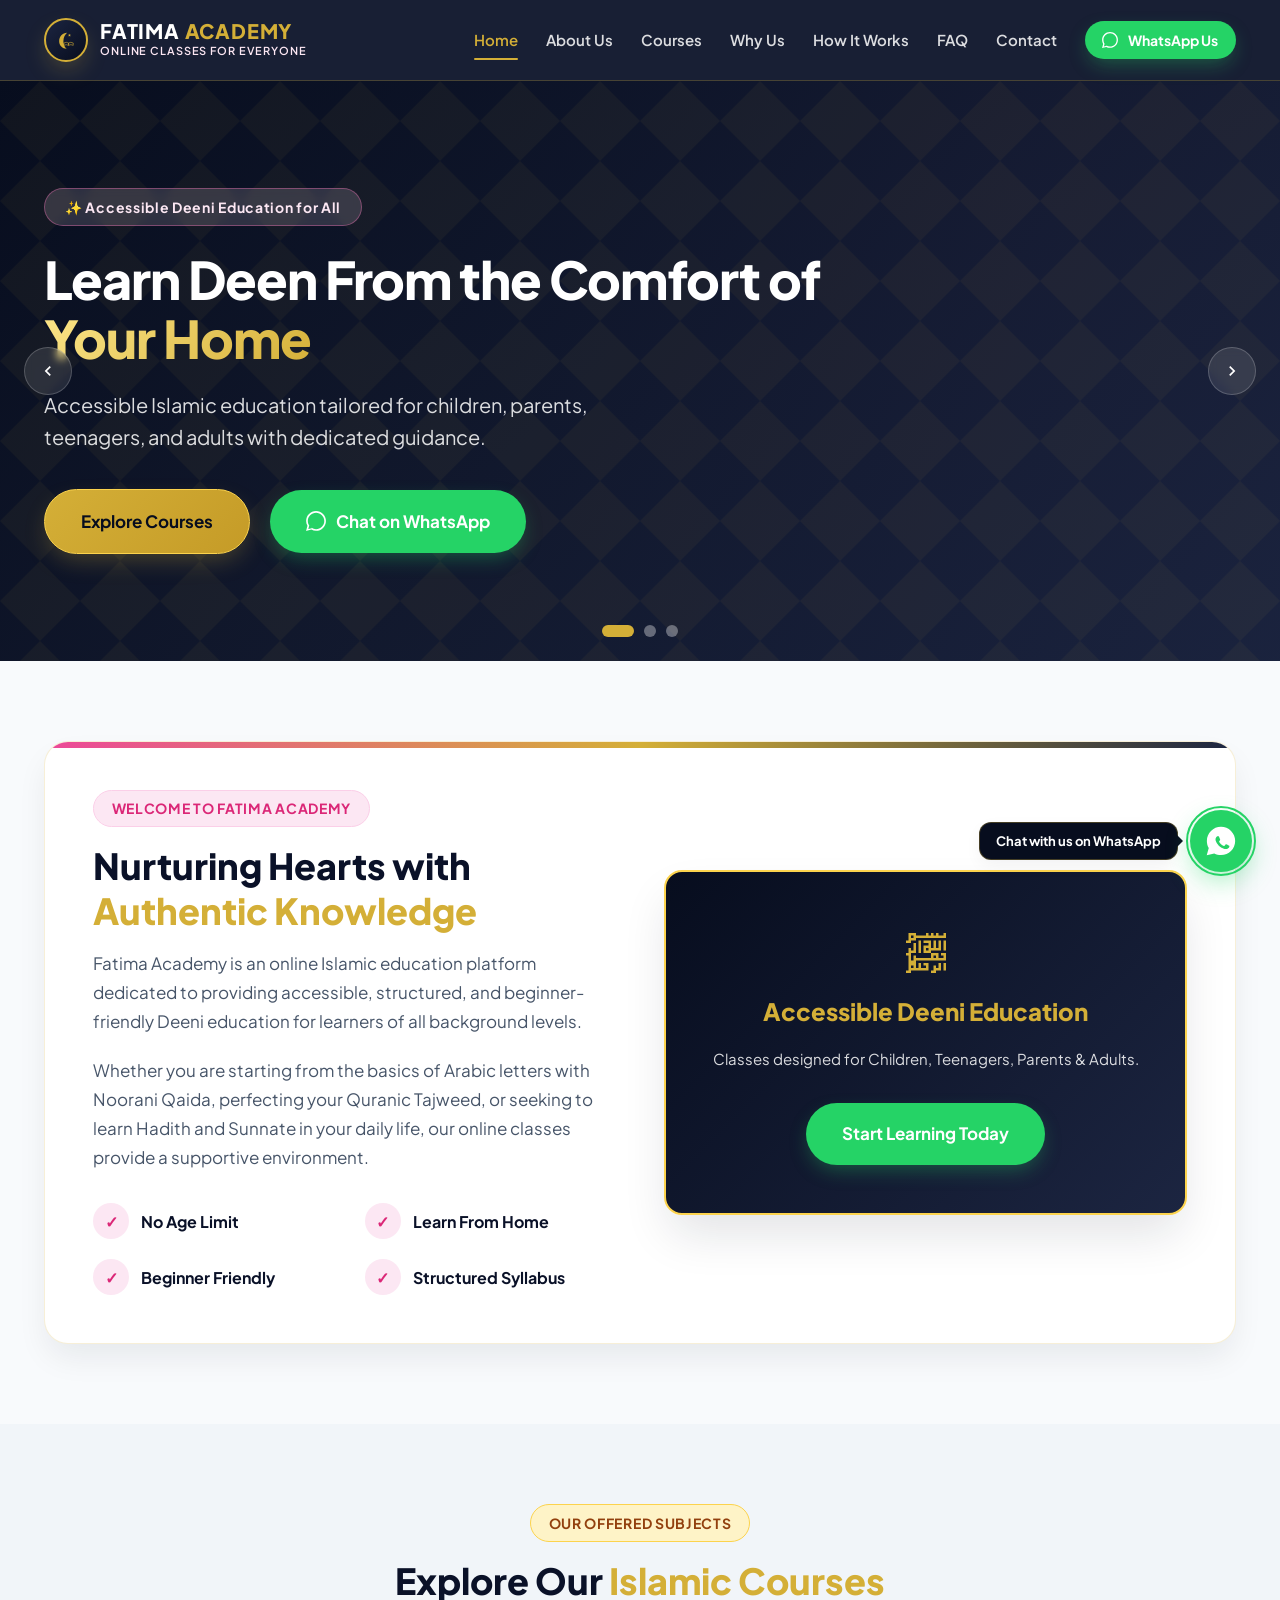
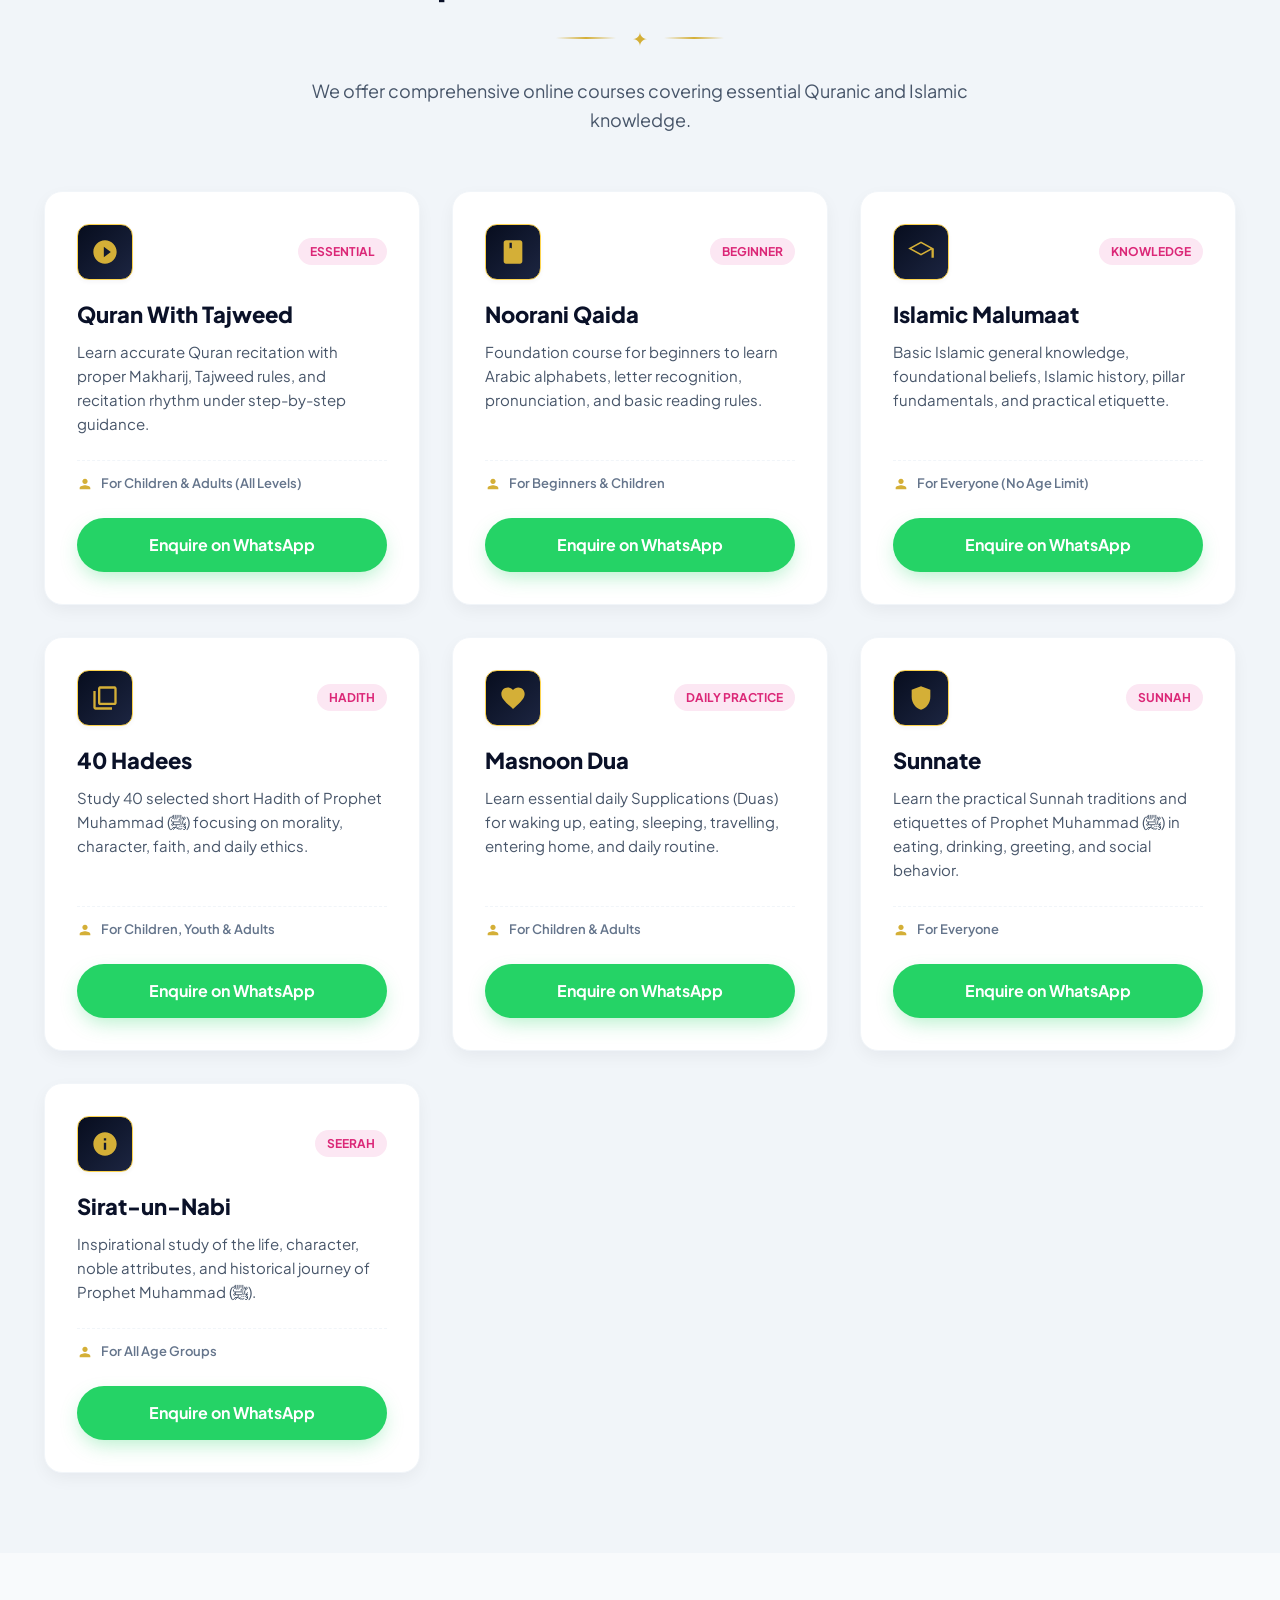
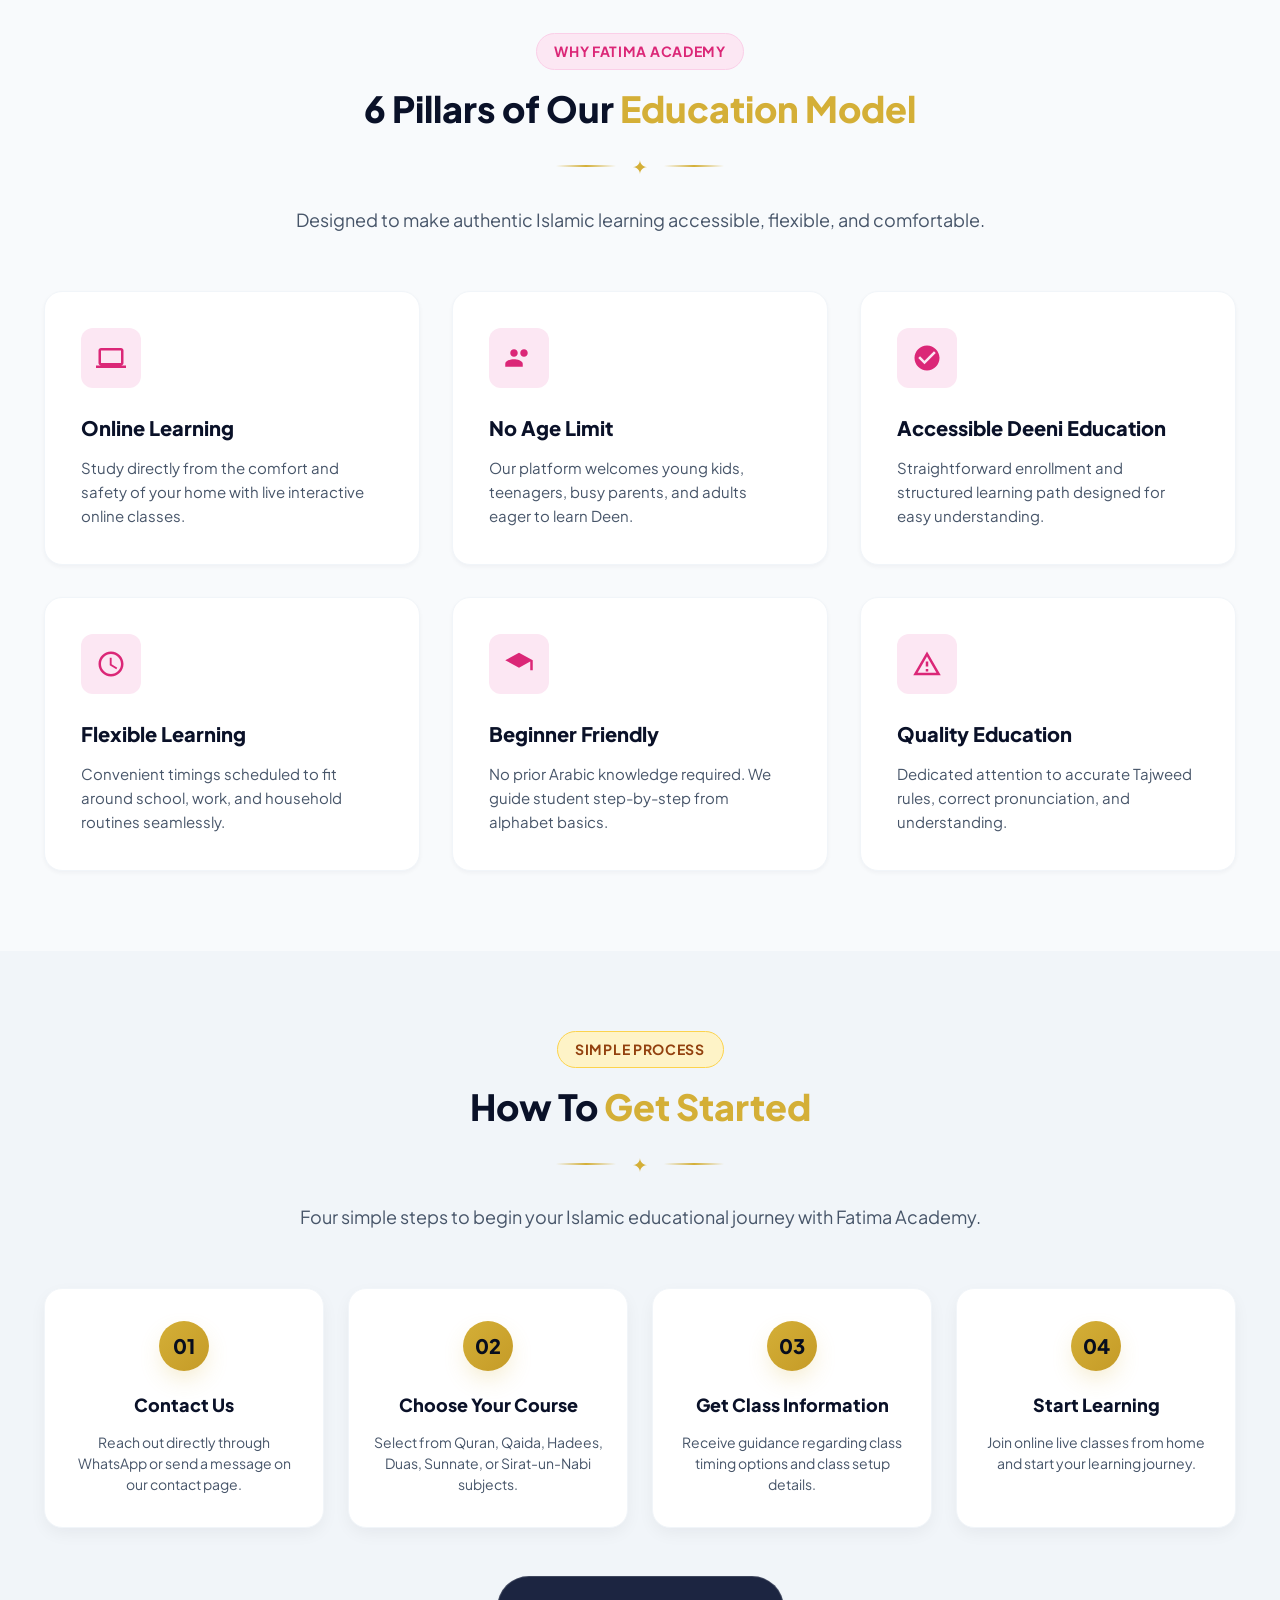
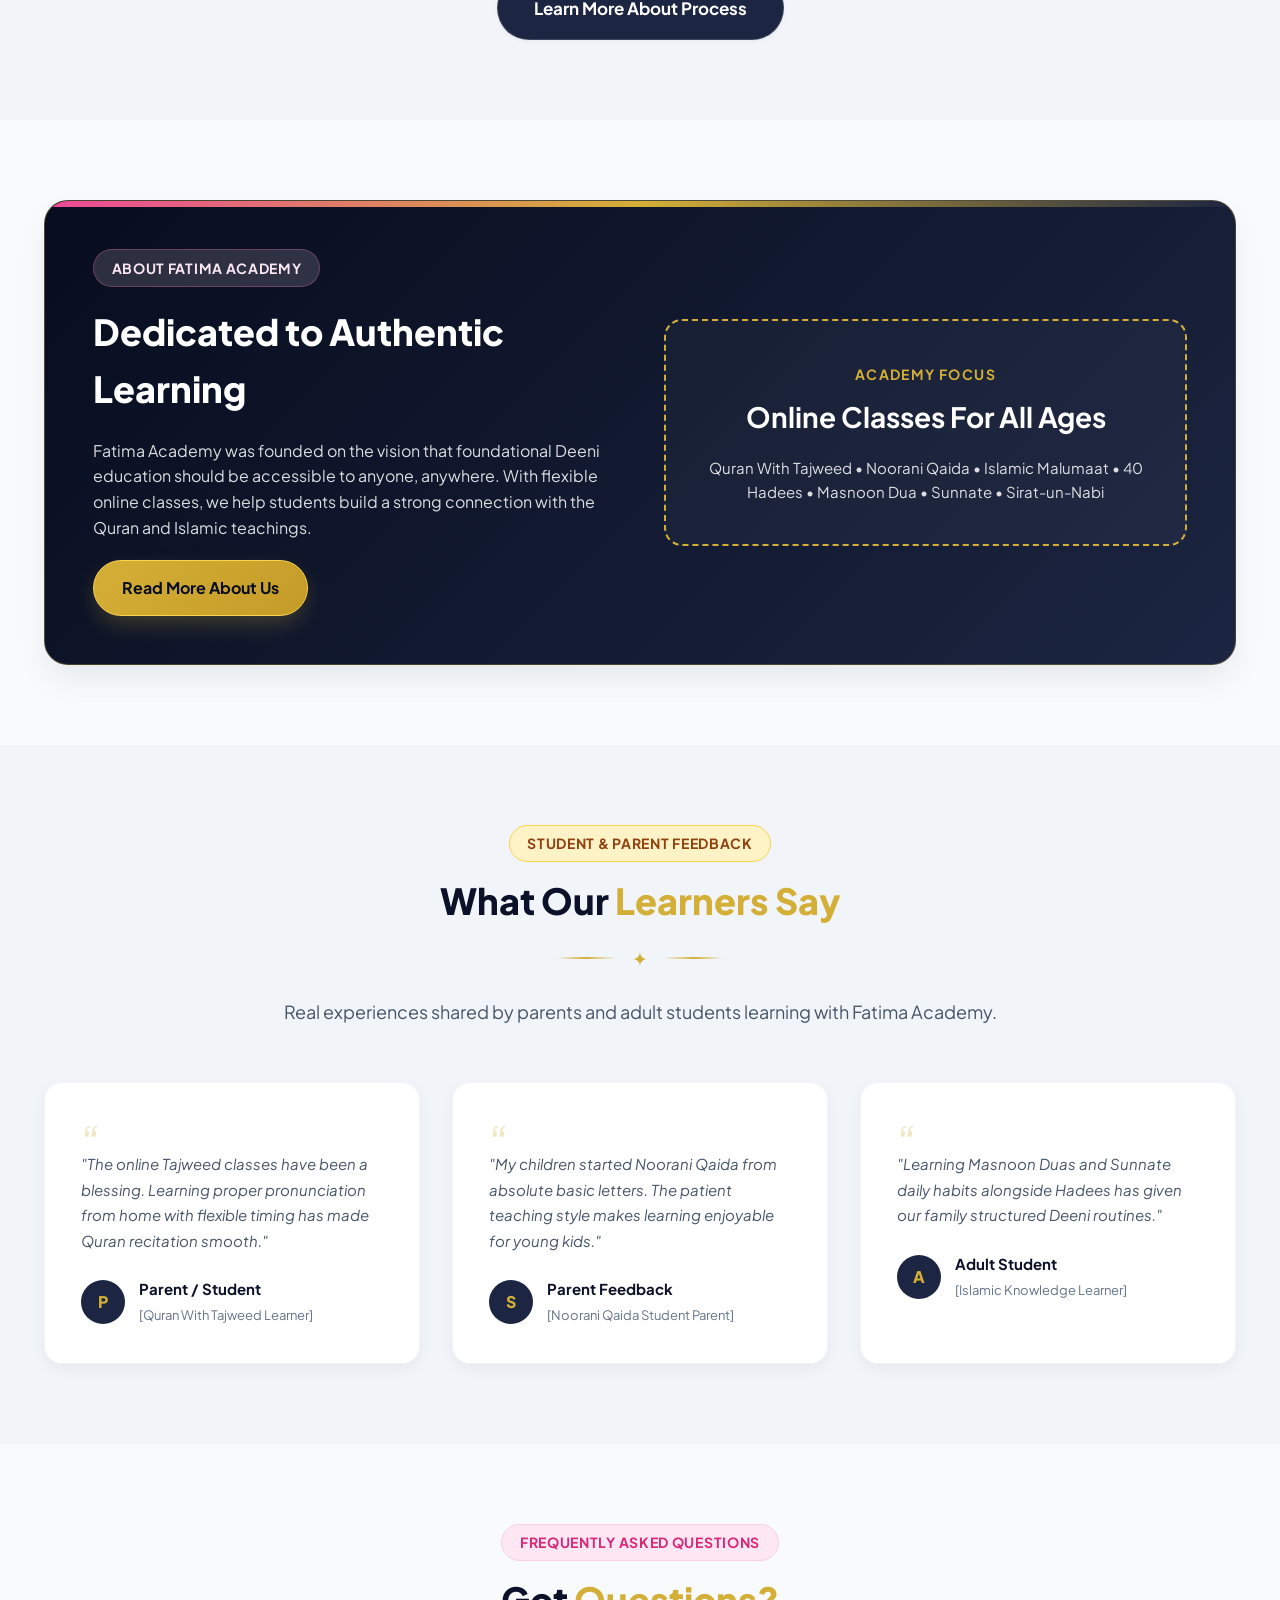
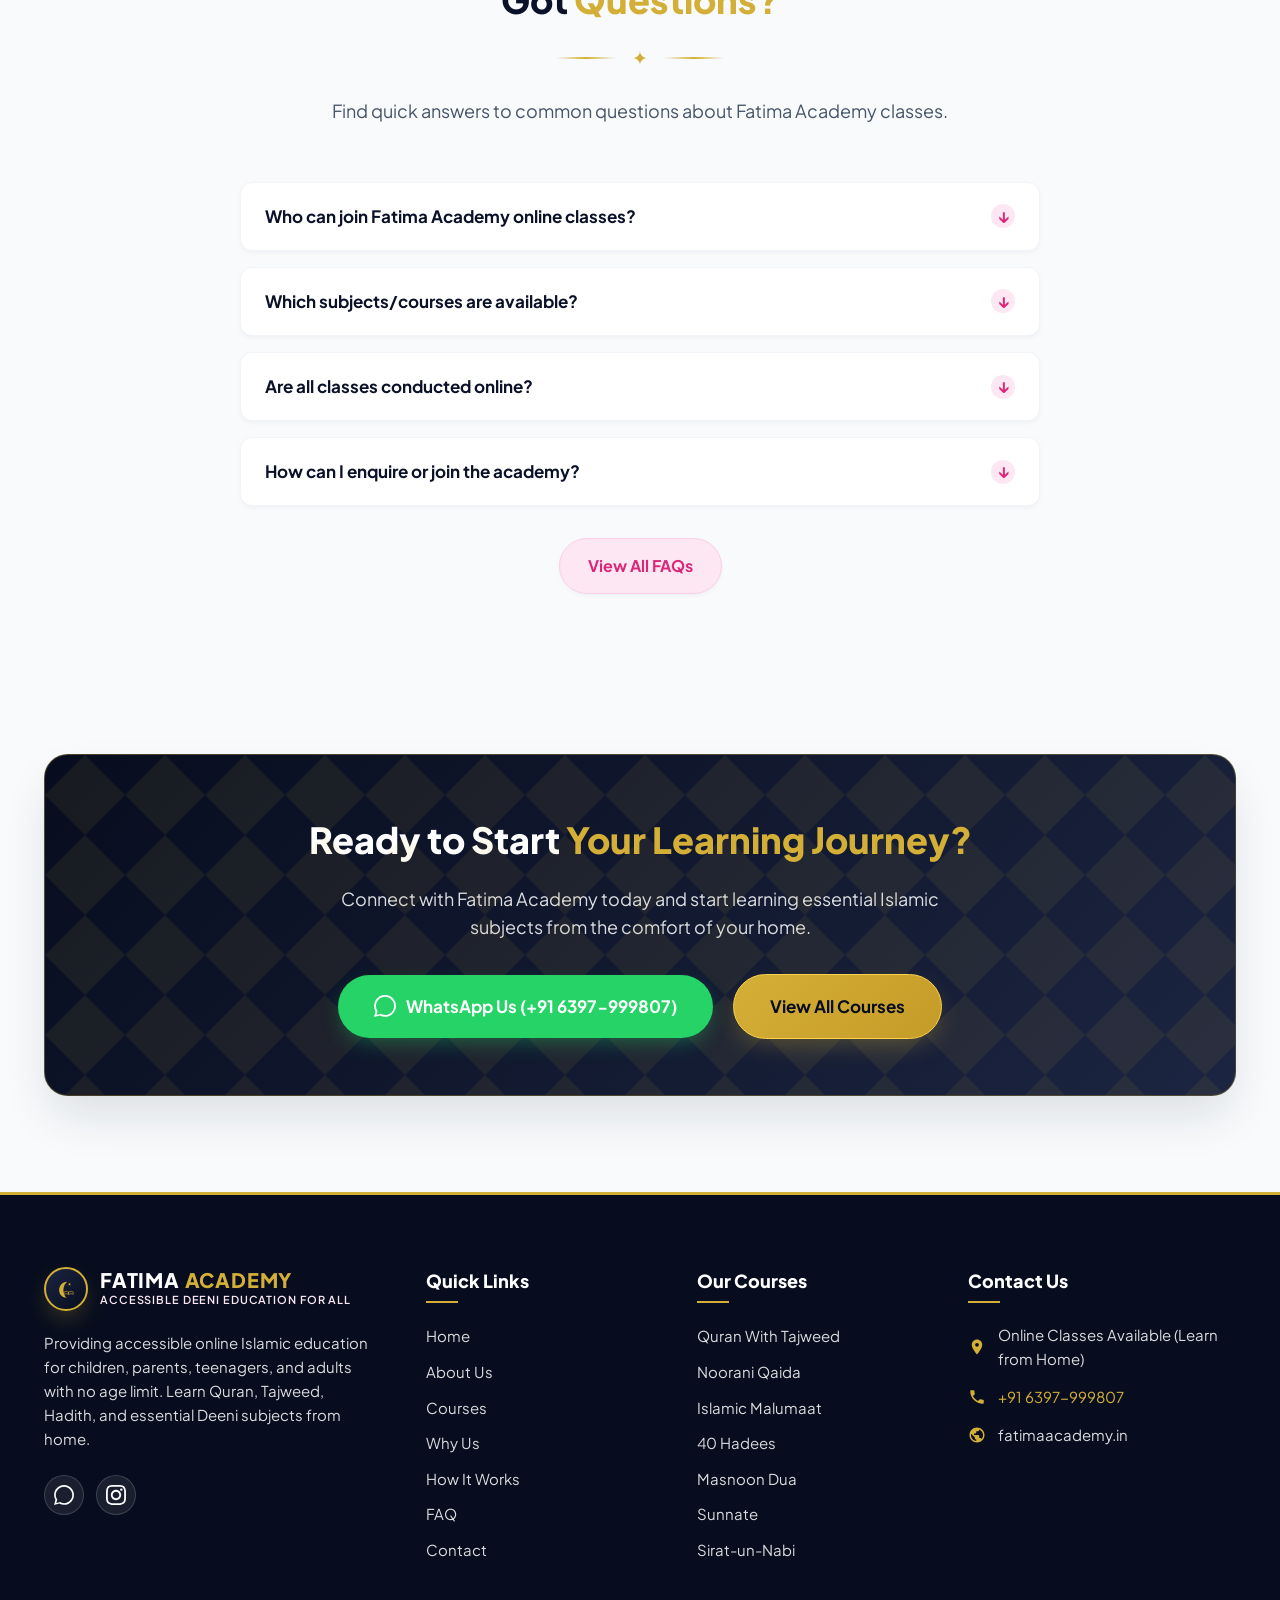
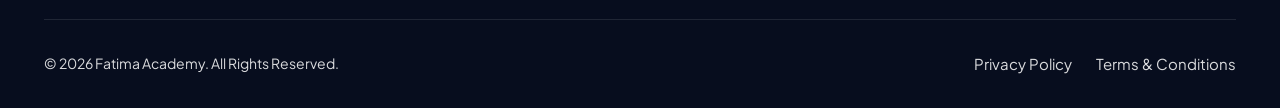
<file: index.html>
<!DOCTYPE html>
<html lang="en">
<head>
  <meta charset="UTF-8">
  <meta name="viewport" content="width=device-width, initial-scale=1.0">
  <title>Fatima Academy | Online Islamic Education for Everyone</title>
  <meta name="description" content="Fatima Academy provides accessible online Islamic education for children, adults, teenagers and parents. Learn Quran With Tajweed, Noorani Qaida, Islamic Malumaat, 40 Hadees, Masnoon Dua, Sunnate and Sirat-un-Nabi. No age limit.">
  <meta name="keywords" content="Fatima Academy, online Quran classes, Tajweed online, Noorani Qaida, Islamic education, online Islamic classes, 40 Hadees, Sirat-un-Nabi, Masnoon Dua, Islamic Malumaat, Deeni education online">
  
  <!-- Open Graph / Social Media -->
  <meta property="og:title" content="Fatima Academy | Online Islamic Education for Everyone">
  <meta property="og:description" content="Accessible Deeni education for children and adults online. Learn Quran with Tajweed, Noorani Qaida, Hadith, Duas, and Islamic knowledge from home.">
  <meta property="og:type" content="website">
  <meta property="og:url" content="https://fatimaacademy.in">
  
  <!-- Favicon -->
  <link rel="icon" type="image/svg+xml" href="favicon.svg">
  
  <!-- Stylesheet -->
  <link rel="stylesheet" href="css/style.css">
</head>
<body>
  <!-- Skip Link for Accessibility -->
  <a href="#main-content" class="skip-link">Skip to main content</a>

  <!-- Header / Navigation -->
  <header class="header">
    <div class="container nav-container">
      <a href="index.html" class="brand-logo" aria-label="Fatima Academy Home">
        <div class="brand-icon-wrapper">
          <svg viewBox="0 0 512 512" width="24" height="24">
            <path d="M280 100 C 180 100, 110 180, 110 280 C 110 370, 180 440, 270 440 C 230 410, 200 350, 200 280 C 200 200, 240 130, 280 100 Z" fill="#D4AF37"/>
            <polygon points="330,120 338,144 362,144 343,159 350,183 330,168 310,183 317,159 298,144 322,144" fill="#D4AF37"/>
            <path d="M 210 320 Q 260 290 310 320 L 310 370 Q 260 340 210 370 Z" fill="none" stroke="#D4AF37" stroke-width="12"/>
            <path d="M 310 320 Q 360 290 410 320 L 410 370 Q 360 340 310 370 Z" fill="none" stroke="#D4AF37" stroke-width="12"/>
          </svg>
        </div>
        <div class="brand-text">
          <span class="brand-title">FATIMA <span>ACADEMY</span></span>
          <span class="brand-tagline">Online Classes for Everyone</span>
        </div>
      </a>

      <button class="mobile-toggle" id="mobile-toggle" aria-label="Toggle navigation menu" aria-expanded="false" aria-controls="nav-menu">
        <span></span>
        <span></span>
        <span></span>
      </button>

      <nav class="nav-menu" id="nav-menu">
        <a href="index.html" class="nav-link active">Home</a>
        <a href="about.html" class="nav-link">About Us</a>
        <a href="courses.html" class="nav-link">Courses</a>
        <a href="why-us.html" class="nav-link">Why Us</a>
        <a href="how-it-works.html" class="nav-link">How It Works</a>
        <a href="faq.html" class="nav-link">FAQ</a>
        <a href="contact.html" class="nav-link">Contact</a>
        <a href="https://wa.me/916397999807?text=Assalamu%20Alaikum%2C%20I%20would%20like%20to%20know%20more%20about%20Fatima%20Academy%20online%20classes." target="_blank" rel="noopener noreferrer" class="btn btn-whatsapp btn-sm nav-cta-btn">
          <svg viewBox="0 0 24 24" width="16" height="16" fill="currentColor"><path d="M.057 24l1.687-6.163c-1.041-1.804-1.588-3.849-1.587-5.946.003-6.556 5.338-11.891 11.893-11.891 3.181.001 6.167 1.24 8.413 3.488 2.245 2.248 3.481 5.236 3.48 8.414-.003 6.557-5.338 11.892-11.893 11.892-1.99-.001-3.951-.5-5.688-1.448l-6.305 1.654zm6.597-3.807c1.676.995 3.276 1.591 5.392 1.592 5.448 0 9.886-4.434 9.889-9.885.002-5.462-4.415-9.89-9.881-9.892-5.452 0-9.887 4.434-9.889 9.884-.001 2.225.651 3.891 1.746 5.634l-1.14 4.162 4.223-1.107z"/></svg>
          WhatsApp Us
        </a>
      </nav>
    </div>
  </header>
  <div class="nav-overlay" id="nav-overlay"></div>

  <!-- Main Content -->
  <main id="main-content">

    <!-- HERO SLIDER -->
    <section class="hero-section" aria-label="Featured Highlights Slider">
      <div class="hero-slider">
        <div class="hero-slides-wrapper">
          
          <!-- Slide 1 -->
          <div class="hero-slide hero-slide-1 active">
            <div class="hero-pattern"></div>
            <div class="container">
              <div class="hero-content">
                <div class="hero-badge">
                  <span>✨ Accessible Deeni Education for All</span>
                </div>
                <h1 class="hero-title">Learn Deen From the Comfort of <span>Your Home</span></h1>
                <p class="hero-subtitle">Accessible Islamic education tailored for children, parents, teenagers, and adults with dedicated guidance.</p>
                <div class="hero-actions">
                  <a href="courses.html" class="btn btn-primary btn-lg">Explore Courses</a>
                  <a href="https://wa.me/916397999807?text=Assalamu%20Alaikum%2C%20I%20would%20like%20to%20know%20more%20about%20Fatima%20Academy%20online%20classes." target="_blank" rel="noopener noreferrer" class="btn btn-whatsapp btn-lg">
                    <svg viewBox="0 0 24 24" width="20" height="20" fill="currentColor"><path d="M.057 24l1.687-6.163c-1.041-1.804-1.588-3.849-1.587-5.946.003-6.556 5.338-11.891 11.893-11.891 3.181.001 6.167 1.24 8.413 3.488 2.245 2.248 3.481 5.236 3.48 8.414-.003 6.557-5.338 11.892-11.893 11.892-1.99-.001-3.951-.5-5.688-1.448l-6.305 1.654zm6.597-3.807c1.676.995 3.276 1.591 5.392 1.592 5.448 0 9.886-4.434 9.889-9.885.002-5.462-4.415-9.89-9.881-9.892-5.452 0-9.887 4.434-9.889 9.884-.001 2.225.651 3.891 1.746 5.634l-1.14 4.162 4.223-1.107z"/></svg>
                    Chat on WhatsApp
                  </a>
                </div>
              </div>
            </div>
          </div>

          <!-- Slide 2 -->
          <div class="hero-slide hero-slide-2">
            <div class="hero-pattern"></div>
            <div class="container">
              <div class="hero-content">
                <div class="hero-badge gold">
                  <span>📖 Master Quran Recitation</span>
                </div>
                <h1 class="hero-title">Quran With <span>Tajweed</span></h1>
                <p class="hero-subtitle">Learn Quran recitation with proper Tajweed rules, correct pronunciation, and step-by-step guidance.</p>
                <div class="hero-actions">
                  <button class="btn btn-primary btn-lg" data-whatsapp-msg="Assalamu Alaikum, I am interested in Quran With Tajweed classes. Please share the details.">Join Quran Classes</button>
                  <a href="courses.html" class="btn btn-outline-white btn-lg">View All Subjects</a>
                </div>
              </div>
            </div>
          </div>

          <!-- Slide 3 -->
          <div class="hero-slide hero-slide-3">
            <div class="hero-pattern"></div>
            <div class="container">
              <div class="hero-content">
                <div class="hero-badge">
                  <span>🌟 Quality Online Learning</span>
                </div>
                <h1 class="hero-title">Islamic Education for <span>Everyone</span></h1>
                <p class="hero-subtitle">No age limit. Learn essential Islamic subjects, Hadees, Sunnate, and Sirat-un-Nabi conveniently online.</p>
                <div class="hero-actions">
                  <a href="courses.html" class="btn btn-primary btn-lg">View All Courses</a>
                  <a href="contact.html" class="btn btn-secondary btn-lg">Enquire Now</a>
                </div>
              </div>
            </div>
          </div>

        </div>

        <!-- Slider Navigation Controls -->
        <button class="slider-arrow prev" id="slider-prev" aria-label="Previous Slide">
          <svg viewBox="0 0 24 24"><path d="M15.41 7.41L14 6l-6 6 6 6 1.41-1.41L10.83 12z"/></svg>
        </button>
        <button class="slider-arrow next" id="slider-next" aria-label="Next Slide">
          <svg viewBox="0 0 24 24"><path d="M10 6L8.59 7.41 13.17 12l-4.58 4.59L10 18l6-6z"/></svg>
        </button>

        <!-- Slider Dots -->
        <div class="slider-dots">
          <button class="slider-dot active" aria-label="Slide 1"></button>
          <button class="slider-dot" aria-label="Slide 2"></button>
          <button class="slider-dot" aria-label="Slide 3"></button>
        </div>
      </div>
    </section>

    <!-- WELCOME SECTION -->
    <section class="section-padding">
      <div class="container">
        <div class="welcome-card reveal">
          <div class="welcome-grid">
            <div class="welcome-content">
              <span class="section-badge">Welcome to Fatima Academy</span>
              <h2 class="section-title">Nurturing Hearts with <span>Authentic Knowledge</span></h2>
              <p>Fatima Academy is an online Islamic education platform dedicated to providing accessible, structured, and beginner-friendly Deeni education for learners of all background levels.</p>
              <p>Whether you are starting from the basics of Arabic letters with Noorani Qaida, perfecting your Quranic Tajweed, or seeking to learn Hadith and Sunnate in your daily life, our online classes provide a supportive environment.</p>
              
              <div class="welcome-highlights">
                <div class="highlight-item">
                  <div class="highlight-icon">✓</div>
                  <span>No Age Limit</span>
                </div>
                <div class="highlight-item">
                  <div class="highlight-icon">✓</div>
                  <span>Learn From Home</span>
                </div>
                <div class="highlight-item">
                  <div class="highlight-icon">✓</div>
                  <span>Beginner Friendly</span>
                </div>
                <div class="highlight-item">
                  <div class="highlight-icon">✓</div>
                  <span>Structured Syllabus</span>
                </div>
              </div>
            </div>

            <div class="text-center">
              <div style="background: linear-gradient(135deg, var(--navy-darkest) 0%, var(--navy-primary) 100%); padding: 3rem 2rem; border-radius: var(--radius-lg); border: 2px solid var(--gold-border); color: var(--text-white); box-shadow: var(--shadow-xl);">
                <div class="ornament-symbol" style="font-size: 2.5rem; margin-bottom: 0.5rem;">﷽</div>
                <h3 style="color: var(--gold-primary); font-size: 1.5rem; font-weight: 800; margin-bottom: 1rem;">Accessible Deeni Education</h3>
                <p style="color: var(--text-white-muted); font-size: 0.9375rem; margin-bottom: 2rem;">Classes designed for Children, Teenagers, Parents & Adults.</p>
                <button class="btn btn-whatsapp btn-lg" data-whatsapp-msg="Assalamu Alaikum, I would like to know more about Fatima Academy online classes.">
                  Start Learning Today
                </button>
              </div>
            </div>
          </div>
        </div>
      </div>
    </section>

    <!-- FEATURED COURSES SECTION -->
    <section class="section-padding" style="background-color: var(--bg-alt);">
      <div class="container">
        <div class="section-header reveal">
          <span class="section-badge gold">Our Offered Subjects</span>
          <h2 class="section-title">Explore Our <span>Islamic Courses</span></h2>
          <div class="ornament-divider"><span class="ornament-symbol">✦</span></div>
          <p class="section-subtitle">We offer comprehensive online courses covering essential Quranic and Islamic knowledge.</p>
        </div>

        <div class="courses-grid">
          
          <!-- Course 1 -->
          <div class="course-card reveal">
            <div class="course-card-top">
              <div class="course-icon-badge">
                <svg viewBox="0 0 24 24"><path d="M12 2C6.48 2 2 6.48 2 12s4.48 10 10 10 10-4.48 10-10S17.52 2 12 2zm-1 14.5v-9l6 4.5-6 4.5z"/></svg>
              </div>
              <span class="course-tag">Essential</span>
            </div>
            <h3 class="course-title">Quran With Tajweed</h3>
            <p class="course-desc">Learn accurate Quran recitation with proper Makharij, Tajweed rules, and recitation rhythm under step-by-step guidance.</p>
            <div class="course-audience">
              <svg viewBox="0 0 24 24"><path d="M12 12c2.21 0 4-1.79 4-4s-1.79-4-4-4-4 1.79-4 4 1.79 4 4 4zm0 2c-2.67 0-8 1.34-8 4v2h16v-2c0-2.66-5.33-4-8-4z"/></svg>
              <span>For Children & Adults (All Levels)</span>
            </div>
            <button class="btn btn-whatsapp" data-whatsapp-msg="Assalamu Alaikum, I am interested in Quran With Tajweed classes. Please share the details.">Enquire on WhatsApp</button>
          </div>

          <!-- Course 2 -->
          <div class="course-card reveal">
            <div class="course-card-top">
              <div class="course-icon-badge">
                <svg viewBox="0 0 24 24"><path d="M18 2H6c-1.1 0-2 .9-2 2v16c0 1.1.9 2 2 2h12c1.1 0 2-.9 2-2V4c0-1.1-.9-2-2-2zM9 4h2v5l-1-.75L9 9V4z"/></svg>
              </div>
              <span class="course-tag">Beginner</span>
            </div>
            <h3 class="course-title">Noorani Qaida</h3>
            <p class="course-desc">Foundation course for beginners to learn Arabic alphabets, letter recognition, pronunciation, and basic reading rules.</p>
            <div class="course-audience">
              <svg viewBox="0 0 24 24"><path d="M12 12c2.21 0 4-1.79 4-4s-1.79-4-4-4-4 1.79-4 4 1.79 4 4 4zm0 2c-2.67 0-8 1.34-8 4v2h16v-2c0-2.66-5.33-4-8-4z"/></svg>
              <span>For Beginners & Children</span>
            </div>
            <button class="btn btn-whatsapp" data-whatsapp-msg="Assalamu Alaikum, I am interested in Noorani Qaida classes. Please share the details.">Enquire on WhatsApp</button>
          </div>

          <!-- Course 3 -->
          <div class="course-card reveal">
            <div class="course-card-top">
              <div class="course-icon-badge">
                <svg viewBox="0 0 24 24"><path d="M12 3L1 9l11 6 9-4.91V17h2V9L12 3zM3.82 9L12 4.57 20.18 9 12 13.43 3.82 9z"/></svg>
              </div>
              <span class="course-tag">Knowledge</span>
            </div>
            <h3 class="course-title">Islamic Malumaat</h3>
            <p class="course-desc">Basic Islamic general knowledge, foundational beliefs, Islamic history, pillar fundamentals, and practical etiquette.</p>
            <div class="course-audience">
              <svg viewBox="0 0 24 24"><path d="M12 12c2.21 0 4-1.79 4-4s-1.79-4-4-4-4 1.79-4 4 1.79 4 4 4zm0 2c-2.67 0-8 1.34-8 4v2h16v-2c0-2.66-5.33-4-8-4z"/></svg>
              <span>For Everyone (No Age Limit)</span>
            </div>
            <button class="btn btn-whatsapp" data-whatsapp-msg="Assalamu Alaikum, I am interested in Islamic Malumaat classes. Please share the details.">Enquire on WhatsApp</button>
          </div>

          <!-- Course 4 -->
          <div class="course-card reveal">
            <div class="course-card-top">
              <div class="course-icon-badge">
                <svg viewBox="0 0 24 24"><path d="M4 6H2v14c0 1.1.9 2 2 2h14v-2H4V6zm16-4H8c-1.1 0-2 .9-2 2v12c0 1.1.9 2 2 2h12c1.1 0 2-.9 2-2V4c0-1.1-.9-2-2-2zm0 14H8V4h12v12z"/></svg>
              </div>
              <span class="course-tag">Hadith</span>
            </div>
            <h3 class="course-title">40 Hadees</h3>
            <p class="course-desc">Study 40 selected short Hadith of Prophet Muhammad (ﷺ) focusing on morality, character, faith, and daily ethics.</p>
            <div class="course-audience">
              <svg viewBox="0 0 24 24"><path d="M12 12c2.21 0 4-1.79 4-4s-1.79-4-4-4-4 1.79-4 4 1.79 4 4 4zm0 2c-2.67 0-8 1.34-8 4v2h16v-2c0-2.66-5.33-4-8-4z"/></svg>
              <span>For Children, Youth & Adults</span>
            </div>
            <button class="btn btn-whatsapp" data-whatsapp-msg="Assalamu Alaikum, I am interested in 40 Hadees classes. Please share the details.">Enquire on WhatsApp</button>
          </div>

          <!-- Course 5 -->
          <div class="course-card reveal">
            <div class="course-card-top">
              <div class="course-icon-badge">
                <svg viewBox="0 0 24 24"><path d="M12 21.35l-1.45-1.32C5.4 15.36 2 12.28 2 8.5 2 5.42 4.42 3 7.5 3c1.74 0 3.41.81 4.5 2.09C13.09 3.81 14.76 3 16.5 3 19.58 3 22 5.42 22 8.5c0 3.78-3.4 6.86-8.55 11.54L12 21.35z"/></svg>
              </div>
              <span class="course-tag">Daily Practice</span>
            </div>
            <h3 class="course-title">Masnoon Dua</h3>
            <p class="course-desc">Learn essential daily Supplications (Duas) for waking up, eating, sleeping, travelling, entering home, and daily routine.</p>
            <div class="course-audience">
              <svg viewBox="0 0 24 24"><path d="M12 12c2.21 0 4-1.79 4-4s-1.79-4-4-4-4 1.79-4 4 1.79 4 4 4zm0 2c-2.67 0-8 1.34-8 4v2h16v-2c0-2.66-5.33-4-8-4z"/></svg>
              <span>For Children & Adults</span>
            </div>
            <button class="btn btn-whatsapp" data-whatsapp-msg="Assalamu Alaikum, I am interested in Masnoon Dua classes. Please share the details.">Enquire on WhatsApp</button>
          </div>

          <!-- Course 6 -->
          <div class="course-card reveal">
            <div class="course-card-top">
              <div class="course-icon-badge">
                <svg viewBox="0 0 24 24"><path d="M12 2L4 5v6.09c0 5.05 3.41 9.76 8 10.91 4.59-1.15 8-5.86 8-10.91V5l-8-3z"/></svg>
              </div>
              <span class="course-tag">Sunnah</span>
            </div>
            <h3 class="course-title">Sunnate</h3>
            <p class="course-desc">Learn the practical Sunnah traditions and etiquettes of Prophet Muhammad (ﷺ) in eating, drinking, greeting, and social behavior.</p>
            <div class="course-audience">
              <svg viewBox="0 0 24 24"><path d="M12 12c2.21 0 4-1.79 4-4s-1.79-4-4-4-4 1.79-4 4 1.79 4 4 4zm0 2c-2.67 0-8 1.34-8 4v2h16v-2c0-2.66-5.33-4-8-4z"/></svg>
              <span>For Everyone</span>
            </div>
            <button class="btn btn-whatsapp" data-whatsapp-msg="Assalamu Alaikum, I am interested in Sunnate classes. Please share the details.">Enquire on WhatsApp</button>
          </div>

          <!-- Course 7 -->
          <div class="course-card reveal">
            <div class="course-card-top">
              <div class="course-icon-badge">
                <svg viewBox="0 0 24 24"><path d="M12 2C6.48 2 2 6.48 2 12s4.48 10 10 10 10-4.48 10-10S17.52 2 12 2zm1 15h-2v-6h2v6zm0-8h-2V7h2v2z"/></svg>
              </div>
              <span class="course-tag">Seerah</span>
            </div>
            <h3 class="course-title">Sirat-un-Nabi</h3>
            <p class="course-desc">Inspirational study of the life, character, noble attributes, and historical journey of Prophet Muhammad (ﷺ).</p>
            <div class="course-audience">
              <svg viewBox="0 0 24 24"><path d="M12 12c2.21 0 4-1.79 4-4s-1.79-4-4-4-4 1.79-4 4 1.79 4 4 4zm0 2c-2.67 0-8 1.34-8 4v2h16v-2c0-2.66-5.33-4-8-4z"/></svg>
              <span>For All Age Groups</span>
            </div>
            <button class="btn btn-whatsapp" data-whatsapp-msg="Assalamu Alaikum, I am interested in Sirat-un-Nabi classes. Please share the details.">Enquire on WhatsApp</button>
          </div>

        </div>
      </div>
    </section>

    <!-- WHY CHOOSE US -->
    <section class="section-padding">
      <div class="container">
        <div class="section-header reveal">
          <span class="section-badge">Why Fatima Academy</span>
          <h2 class="section-title">6 Pillars of Our <span>Education Model</span></h2>
          <div class="ornament-divider"><span class="ornament-symbol">✦</span></div>
          <p class="section-subtitle">Designed to make authentic Islamic learning accessible, flexible, and comfortable.</p>
        </div>

        <div class="why-grid">
          <div class="why-card reveal">
            <div class="why-icon">
              <svg viewBox="0 0 24 24"><path d="M20 18c1.1 0 1.99-.9 1.99-2L22 6c0-1.1-.9-2-2-2H4c-1.1 0-2 .9-2 2v10c0 1.1.9 2 2 2H0v2h24v-2h-4zM4 6h16v10H4V6z"/></svg>
            </div>
            <h3 class="why-title">Online Learning</h3>
            <p class="why-desc">Study directly from the comfort and safety of your home with live interactive online classes.</p>
          </div>

          <div class="why-card reveal">
            <div class="why-icon">
              <svg viewBox="0 0 24 24"><path d="M16 11c1.66 0 2.99-1.34 2.99-3S17.66 5 16 5c-1.66 0-3 1.34-3 3s1.34 3 3 3zm-8 0c1.66 0 2.99-1.34 2.99-3S9.66 5 8 5C6.34 5 5 6.34 5 8s1.34 3 3 3zm0 2c-2.33 0-7 1.17-7 3.5V19h14v-2.5c0-2.33-4.67-3.5-7-3.5z"/></svg>
            </div>
            <h3 class="why-title">No Age Limit</h3>
            <p class="why-desc">Our platform welcomes young kids, teenagers, busy parents, and adults eager to learn Deen.</p>
          </div>

          <div class="why-card reveal">
            <div class="why-icon">
              <svg viewBox="0 0 24 24"><path d="M12 2C6.48 2 2 6.48 2 12s4.48 10 10 10 10-4.48 10-10S17.52 2 12 2zm-2 15l-5-5 1.41-1.41L10 14.17l7.59-7.59L19 8l-9 9z"/></svg>
            </div>
            <h3 class="why-title">Accessible Deeni Education</h3>
            <p class="why-desc">Straightforward enrollment and structured learning path designed for easy understanding.</p>
          </div>

          <div class="why-card reveal">
            <div class="why-icon">
              <svg viewBox="0 0 24 24"><path d="M11.99 2C6.47 2 2 6.48 2 12s4.47 10 9.99 10C17.52 22 22 17.52 22 12S17.52 2 11.99 2zM12 20c-4.42 0-8-3.58-8-8s3.58-8 8-8 8 3.58 8 8-3.58 8-8 8zm.5-13H11v6l5.25 3.15.75-1.23-4.5-2.67z"/></svg>
            </div>
            <h3 class="why-title">Flexible Learning</h3>
            <p class="why-desc">Convenient timings scheduled to fit around school, work, and household routines seamlessly.</p>
          </div>

          <div class="why-card reveal">
            <div class="why-icon">
              <svg viewBox="0 0 24 24"><path d="M12 3L1 9l11 6 9-4.91V17h2V9L12 3z"/></svg>
            </div>
            <h3 class="why-title">Beginner Friendly</h3>
            <p class="why-desc">No prior Arabic knowledge required. We guide student step-by-step from alphabet basics.</p>
          </div>

          <div class="why-card reveal">
            <div class="why-icon">
              <svg viewBox="0 0 24 24"><path d="M12 2L1 21h22L12 2zm0 3.99L19.53 19H4.47L12 5.99zM11 16h2v2h-2zm0-6h2v4h-2z"/></svg>
            </div>
            <h3 class="why-title">Quality Education</h3>
            <p class="why-desc">Dedicated attention to accurate Tajweed rules, correct pronunciation, and understanding.</p>
          </div>
        </div>
      </div>
    </section>

    <!-- HOW IT WORKS -->
    <section class="section-padding" style="background-color: var(--bg-alt);">
      <div class="container">
        <div class="section-header reveal">
          <span class="section-badge gold">Simple Process</span>
          <h2 class="section-title">How To <span>Get Started</span></h2>
          <div class="ornament-divider"><span class="ornament-symbol">✦</span></div>
          <p class="section-subtitle">Four simple steps to begin your Islamic educational journey with Fatima Academy.</p>
        </div>

        <div class="steps-grid">
          <div class="step-card reveal">
            <div class="step-number">01</div>
            <h3 class="step-title">Contact Us</h3>
            <p class="step-desc">Reach out directly through WhatsApp or send a message on our contact page.</p>
          </div>

          <div class="step-card reveal">
            <div class="step-number">02</div>
            <h3 class="step-title">Choose Your Course</h3>
            <p class="step-desc">Select from Quran, Qaida, Hadees, Duas, Sunnate, or Sirat-un-Nabi subjects.</p>
          </div>

          <div class="step-card reveal">
            <div class="step-number">03</div>
            <h3 class="step-title">Get Class Information</h3>
            <p class="step-desc">Receive guidance regarding class timing options and class setup details.</p>
          </div>

          <div class="step-card reveal">
            <div class="step-number">04</div>
            <h3 class="step-title">Start Learning</h3>
            <p class="step-desc">Join online live classes from home and start your learning journey.</p>
          </div>
        </div>

        <div class="text-center" style="margin-top: 3rem;">
          <a href="how-it-works.html" class="btn btn-secondary btn-lg">Learn More About Process</a>
        </div>
      </div>
    </section>

    <!-- ABOUT SECTION PREVIEW -->
    <section class="section-padding">
      <div class="container">
        <div class="welcome-card reveal" style="background: linear-gradient(135deg, var(--navy-darkest) 0%, var(--navy-primary) 100%); color: var(--text-white); border-color: rgba(212, 175, 55, 0.3);">
          <div class="welcome-grid">
            <div>
              <span class="section-badge" style="background: rgba(252, 231, 243, 0.15); color: var(--pink-soft); border-color: rgba(244, 114, 182, 0.3);">About Fatima Academy</span>
              <h2 style="font-size: 2.25rem; font-weight: 800; color: var(--text-white); margin-bottom: 1.25rem;">Dedicated to <span>Authentic Learning</span></h2>
              <p style="color: var(--text-white-muted); margin-bottom: 1.25rem;">Fatima Academy was founded on the vision that foundational Deeni education should be accessible to anyone, anywhere. With flexible online classes, we help students build a strong connection with the Quran and Islamic teachings.</p>
              <a href="about.html" class="btn btn-primary">Read More About Us</a>
            </div>
            <div class="text-center">
              <div style="border: 2px dashed var(--gold-primary); padding: 2.5rem 1.5rem; border-radius: var(--radius-lg); background: rgba(255, 255, 255, 0.03);">
                <span style="font-size: 0.875rem; text-transform: uppercase; letter-spacing: 0.1em; color: var(--gold-primary); font-weight: 700;">Academy Focus</span>
                <h3 style="font-size: 1.75rem; color: var(--text-white); margin: 0.5rem 0 1rem;">Online Classes For All Ages</h3>
                <p style="color: var(--text-white-muted); font-size: 0.9375rem;">Quran With Tajweed • Noorani Qaida • Islamic Malumaat • 40 Hadees • Masnoon Dua • Sunnate • Sirat-un-Nabi</p>
              </div>
            </div>
          </div>
        </div>
      </div>
    </section>

    <!-- TESTIMONIALS SECTION -->
    <section class="section-padding" style="background-color: var(--bg-alt);">
      <div class="container">
        <div class="section-header reveal">
          <span class="section-badge gold">Student & Parent Feedback</span>
          <h2 class="section-title">What Our <span>Learners Say</span></h2>
          <div class="ornament-divider"><span class="ornament-symbol">✦</span></div>
          <p class="section-subtitle">Real experiences shared by parents and adult students learning with Fatima Academy.</p>
        </div>

        <div class="testimonials-grid">
          <!-- Testimonial 1 -->
          <div class="testimonial-card reveal">
            <div class="quote-icon">“</div>
            <p class="testimonial-text">"The online Tajweed classes have been a blessing. Learning proper pronunciation from home with flexible timing has made Quran recitation smooth."</p>
            <div class="testimonial-author">
              <div class="author-avatar">P</div>
              <div class="author-info">
                <h4>Parent / Student</h4>
                <span>[Quran With Tajweed Learner]</span>
              </div>
            </div>
          </div>

          <!-- Testimonial 2 -->
          <div class="testimonial-card reveal">
            <div class="quote-icon">“</div>
            <p class="testimonial-text">"My children started Noorani Qaida from absolute basic letters. The patient teaching style makes learning enjoyable for young kids."</p>
            <div class="testimonial-author">
              <div class="author-avatar">S</div>
              <div class="author-info">
                <h4>Parent Feedback</h4>
                <span>[Noorani Qaida Student Parent]</span>
              </div>
            </div>
          </div>

          <!-- Testimonial 3 -->
          <div class="testimonial-card reveal">
            <div class="quote-icon">“</div>
            <p class="testimonial-text">"Learning Masnoon Duas and Sunnate daily habits alongside Hadees has given our family structured Deeni routines."</p>
            <div class="testimonial-author">
              <div class="author-avatar">A</div>
              <div class="author-info">
                <h4>Adult Student</h4>
                <span>[Islamic Knowledge Learner]</span>
              </div>
            </div>
          </div>
        </div>
      </div>
    </section>

    <!-- FAQ PREVIEW SECTION -->
    <section class="section-padding">
      <div class="container">
        <div class="section-header reveal">
          <span class="section-badge">Frequently Asked Questions</span>
          <h2 class="section-title">Got <span>Questions?</span></h2>
          <div class="ornament-divider"><span class="ornament-symbol">✦</span></div>
          <p class="section-subtitle">Find quick answers to common questions about Fatima Academy classes.</p>
        </div>

        <div class="faq-container reveal">
          <!-- Q1 -->
          <div class="faq-item">
            <button class="faq-button" aria-expanded="false">
              <span>Who can join Fatima Academy online classes?</span>
              <span class="faq-icon">↓</span>
            </button>
            <div class="faq-content" aria-hidden="true">
              <div class="faq-content-inner">
                Online classes are intended for learners of different age groups including children, teenagers, parents, and adults. Contact the academy for course-specific information.
              </div>
            </div>
          </div>

          <!-- Q2 -->
          <div class="faq-item">
            <button class="faq-button" aria-expanded="false">
              <span>Which subjects/courses are available?</span>
              <span class="faq-icon">↓</span>
            </button>
            <div class="faq-content" aria-hidden="true">
              <div class="faq-content-inner">
                Fatima Academy currently offers: Quran With Tajweed, Noorani Qaida, Islamic Malumaat, 40 Hadees, Masnoon Dua, Sunnate, and Sirat-un-Nabi.
              </div>
            </div>
          </div>

          <!-- Q3 -->
          <div class="faq-item">
            <button class="faq-button" aria-expanded="false">
              <span>Are all classes conducted online?</span>
              <span class="faq-icon">↓</span>
            </button>
            <div class="faq-content" aria-hidden="true">
              <div class="faq-content-inner">
                Yes, Fatima Academy offers online classes so students can learn conveniently from home.
              </div>
            </div>
          </div>

          <!-- Q4 -->
          <div class="faq-item">
            <button class="faq-button" aria-expanded="false">
              <span>How can I enquire or join the academy?</span>
              <span class="faq-icon">↓</span>
            </button>
            <div class="faq-content" aria-hidden="true">
              <div class="faq-content-inner">
                You can contact Fatima Academy directly through WhatsApp at +91 6397-999807 or via our online contact form to receive class details and enrollment guidance.
              </div>
            </div>
          </div>
        </div>

        <div class="text-center" style="margin-top: 2rem;">
          <a href="faq.html" class="btn btn-pink">View All FAQs</a>
        </div>
      </div>
    </section>

    <!-- FINAL CTA BANNER -->
    <section class="section-padding" style="padding-bottom: 6rem;">
      <div class="container">
        <div class="cta-banner reveal">
          <div class="hero-pattern"></div>
          <h2 class="cta-banner-title">Ready to Start <span>Your Learning Journey?</span></h2>
          <p class="cta-banner-text">Connect with Fatima Academy today and start learning essential Islamic subjects from the comfort of your home.</p>
          <div class="cta-banner-buttons">
            <a href="https://wa.me/916397999807?text=Assalamu%20Alaikum%2C%20I%20would%20like%20to%20know%20more%20about%20Fatima%20Academy%20online%20classes." target="_blank" rel="noopener noreferrer" class="btn btn-whatsapp btn-lg">
              <svg viewBox="0 0 24 24" width="22" height="22" fill="currentColor"><path d="M.057 24l1.687-6.163c-1.041-1.804-1.588-3.849-1.587-5.946.003-6.556 5.338-11.891 11.893-11.891 3.181.001 6.167 1.24 8.413 3.488 2.245 2.248 3.481 5.236 3.48 8.414-.003 6.557-5.338 11.892-11.893 11.892-1.99-.001-3.951-.5-5.688-1.448l-6.305 1.654zm6.597-3.807c1.676.995 3.276 1.591 5.392 1.592 5.448 0 9.886-4.434 9.889-9.885.002-5.462-4.415-9.89-9.881-9.892-5.452 0-9.887 4.434-9.889 9.884-.001 2.225.651 3.891 1.746 5.634l-1.14 4.162 4.223-1.107z"/></svg>
              WhatsApp Us (+91 6397-999807)
            </a>
            <a href="courses.html" class="btn btn-primary btn-lg">View All Courses</a>
          </div>
        </div>
      </div>
    </section>

  </main>

  <!-- FLOATING WHATSAPP BUTTON -->
  <div class="floating-whatsapp-container">
    <div class="whatsapp-tooltip">Chat with us on WhatsApp</div>
    <a href="https://wa.me/916397999807?text=Assalamu%20Alaikum%2C%20I%20would%20like%20to%20know%20more%20about%20Fatima%20Academy%20online%20classes." target="_blank" rel="noopener noreferrer" class="floating-whatsapp-btn" aria-label="Chat with Fatima Academy on WhatsApp">
      <svg viewBox="0 0 24 24" width="34" height="34" fill="currentColor">
        <path d="M12.011 2c-5.506 0-9.989 4.478-9.99 9.984 0 1.758.459 3.474 1.33 4.987l-1.414 5.163 5.284-1.385c1.458.796 3.103 1.215 4.786 1.216h.004c5.505 0 9.989-4.478 9.99-9.985 0-2.667-1.037-5.176-2.922-7.062-1.886-1.886-4.396-2.923-7.068-2.923zm5.834 14.164c-.247.695-1.237 1.328-1.705 1.408-.468.08-.857.348-2.883-.456-2.438-.967-4.004-3.447-4.126-3.609-.122-.162-.992-1.32-1.002-2.528-.01-1.208.618-1.802.839-2.043.221-.241.482-.302.643-.302.161 0 .322.002.463.009.15.008.352-.057.552.422.201.482.683 1.668.743 1.789.06.12.1.261.02.422-.08.161-.12.261-.241.402-.12.141-.252.315-.36.423-.12.12-.246.251-.106.492.14.241.624 1.03 1.341 1.668.922.82 1.7 1.074 1.941 1.194.241.12.382.1.522-.06.141-.161.603-.703.764-.944.161-.241.322-.201.542-.12.221.08 1.407.663 1.648.784.241.12.402.181.462.281.06.101.06.583-.187 1.278z"/>
      </svg>
    </a>
  </div>

  <!-- Footer -->
  <footer class="footer">
    <div class="container">
      <div class="footer-grid">
        <div class="footer-brand">
          <a href="index.html" class="brand-logo" aria-label="Fatima Academy">
            <div class="brand-icon-wrapper">
              <svg viewBox="0 0 512 512" width="24" height="24">
                <path d="M280 100 C 180 100, 110 180, 110 280 C 110 370, 180 440, 270 440 C 230 410, 200 350, 200 280 C 200 200, 240 130, 280 100 Z" fill="#D4AF37"/>
                <polygon points="330,120 338,144 362,144 343,159 350,183 330,168 310,183 317,159 298,144 322,144" fill="#D4AF37"/>
                <path d="M 210 320 Q 260 290 310 320 L 310 370 Q 260 340 210 370 Z" fill="none" stroke="#D4AF37" stroke-width="12"/>
                <path d="M 310 320 Q 360 290 410 320 L 410 370 Q 360 340 310 370 Z" fill="none" stroke="#D4AF37" stroke-width="12"/>
              </svg>
            </div>
            <div class="brand-text">
              <span class="brand-title">FATIMA <span>ACADEMY</span></span>
              <span class="brand-tagline">Accessible Deeni Education for All</span>
            </div>
          </a>
          <p>Providing accessible online Islamic education for children, parents, teenagers, and adults with no age limit. Learn Quran, Tajweed, Hadith, and essential Deeni subjects from home.</p>
          <div class="footer-socials">
            <a href="https://wa.me/916397999807" target="_blank" rel="noopener noreferrer" class="social-icon" aria-label="WhatsApp">
              <svg viewBox="0 0 24 24" width="20" height="20" fill="currentColor"><path d="M.057 24l1.687-6.163c-1.041-1.804-1.588-3.849-1.587-5.946.003-6.556 5.338-11.891 11.893-11.891 3.181.001 6.167 1.24 8.413 3.488 2.245 2.248 3.481 5.236 3.48 8.414-.003 6.557-5.338 11.892-11.893 11.892-1.99-.001-3.951-.5-5.688-1.448l-6.305 1.654zm6.597-3.807c1.676.995 3.276 1.591 5.392 1.592 5.448 0 9.886-4.434 9.889-9.885.002-5.462-4.415-9.89-9.881-9.892-5.452 0-9.887 4.434-9.889 9.884-.001 2.225.651 3.891 1.746 5.634l-1.14 4.162 4.223-1.107z"/></svg>
            </a>
            <a href="#" target="_blank" rel="noopener noreferrer" class="social-icon" aria-label="Instagram (Placeholder)">
              <svg viewBox="0 0 24 24" width="20" height="20" fill="currentColor"><path d="M12 2.163c3.204 0 3.584.012 4.85.07 3.252.148 4.771 1.691 4.919 4.919.058 1.265.069 1.645.069 4.849 0 3.205-.012 3.584-.069 4.849-.149 3.225-1.664 4.771-4.919 4.919-1.266.058-1.644.07-4.85.07-3.204 0-3.584-.012-4.849-.07-3.26-.149-4.771-1.699-4.919-4.92-.058-1.265-.07-1.644-.07-4.849 0-3.204.013-3.583.07-4.849.149-3.227 1.664-4.771 4.919-4.919 1.266-.057 1.645-.069 4.849-.069zm0-2.163c-3.259 0-3.667.014-4.947.072-4.358.2-6.78 2.618-6.98 6.98-.059 1.281-.073 1.689-.073 4.948 0 3.259.014 3.668.072 4.948.2 4.358 2.618 6.78 6.98 6.98 1.281.058 1.689.072 4.948.072 3.259 0 3.668-.014 4.948-.072 4.354-.2 6.782-2.618 6.979-6.98.059-1.28.073-1.689.073-4.948 0-3.259-.014-3.667-.072-4.947-.196-4.354-2.617-6.78-6.979-6.98-1.281-.059-1.69-.073-4.949-.073zm0 5.838c-3.403 0-6.162 2.759-6.162 6.162s2.759 6.163 6.162 6.163 6.162-2.759 6.162-6.163c0-3.403-2.759-6.162-6.162-6.162zm0 10.162c-2.209 0-4-1.79-4-4 0-2.209 1.791-4 4-4s4 1.791 4 4c0 2.21-1.791 4-4 4zm6.406-11.845c-.796 0-1.441.645-1.441 1.44s.645 1.44 1.441 1.44c.795 0 1.439-.645 1.439-1.44s-.644-1.44-1.439-1.44z"/></svg>
            </a>
          </div>
        </div>

        <div class="footer-widget">
          <h3 class="footer-widget-title">Quick Links</h3>
          <ul class="footer-links">
            <li><a href="index.html" class="footer-link">Home</a></li>
            <li><a href="about.html" class="footer-link">About Us</a></li>
            <li><a href="courses.html" class="footer-link">Courses</a></li>
            <li><a href="why-us.html" class="footer-link">Why Us</a></li>
            <li><a href="how-it-works.html" class="footer-link">How It Works</a></li>
            <li><a href="faq.html" class="footer-link">FAQ</a></li>
            <li><a href="contact.html" class="footer-link">Contact</a></li>
          </ul>
        </div>

        <div class="footer-widget">
          <h3 class="footer-widget-title">Our Courses</h3>
          <ul class="footer-links">
            <li><a href="courses.html" class="footer-link">Quran With Tajweed</a></li>
            <li><a href="courses.html" class="footer-link">Noorani Qaida</a></li>
            <li><a href="courses.html" class="footer-link">Islamic Malumaat</a></li>
            <li><a href="courses.html" class="footer-link">40 Hadees</a></li>
            <li><a href="courses.html" class="footer-link">Masnoon Dua</a></li>
            <li><a href="courses.html" class="footer-link">Sunnate</a></li>
            <li><a href="courses.html" class="footer-link">Sirat-un-Nabi</a></li>
          </ul>
        </div>

        <div class="footer-widget">
          <h3 class="footer-widget-title">Contact Us</h3>
          <div class="footer-contact-item">
            <svg viewBox="0 0 24 24"><path d="M12 2C8.13 2 5 5.13 5 9c0 5.25 7 13 7 13s7-7.75 7-13c0-3.87-3.13-7-7-7zm0 9.5c-1.38 0-2.5-1.12-2.5-2.5s1.12-2.5 2.5-2.5 2.5 1.12 2.5 2.5-1.12 2.5-2.5 2.5z"/></svg>
            <span>Online Classes Available (Learn from Home)</span>
          </div>
          <div class="footer-contact-item">
            <svg viewBox="0 0 24 24"><path d="M6.62 10.79c1.44 2.83 3.76 5.14 6.59 6.59l2.2-2.2c.27-.27.67-.36 1.02-.24 1.12.37 2.33.57 3.57.57.55 0 1 .45 1 1V20c0 .55-.45 1-1 1-9.39 0-17-7.61-17-17 0-.55.45-1 1-1h3.5c.55 0 1 .45 1 1 0 1.25.2 2.45.57 3.57.11.35.03.74-.25 1.02l-2.2 2.2z"/></svg>
            <a href="https://wa.me/916397999807" target="_blank" rel="noopener noreferrer" style="color:var(--gold-primary);">+91 6397-999807</a>
          </div>
          <div class="footer-contact-item">
            <svg viewBox="0 0 24 24"><path d="M12 2C6.48 2 2 6.48 2 12s4.48 10 10 10 10-4.48 10-10S17.52 2 12 2zm-1 17.93c-3.95-.49-7-3.85-7-7.93 0-.62.08-1.21.21-1.79L9 15v1c0 1.1.9 2 2 2v1.93zm6.9-2.54c-.26-.81-1-1.39-1.9-1.39h-1v-3c0-.55-.45-1-1-1H8v-2h2c.55 0 1-.45 1-1V7h2c1.1 0 2-.9 2-2v-.41c2.93 1.19 5 4.06 5 7.41 0 2.08-.8 3.97-2.1 5.39z"/></svg>
            <span>fatimaacademy.in</span>
          </div>
        </div>
      </div>

      <div class="footer-bottom">
        <p>&copy; <span id="current-year">2026</span> Fatima Academy. All Rights Reserved.</p>
        <div class="footer-legal-links">
          <a href="privacy-policy.html" class="footer-link">Privacy Policy</a>
          <a href="terms.html" class="footer-link">Terms & Conditions</a>
        </div>
      </div>
    </div>
  </footer>

  <script src="js/script.js"></script>
</body>
</html>
</file>
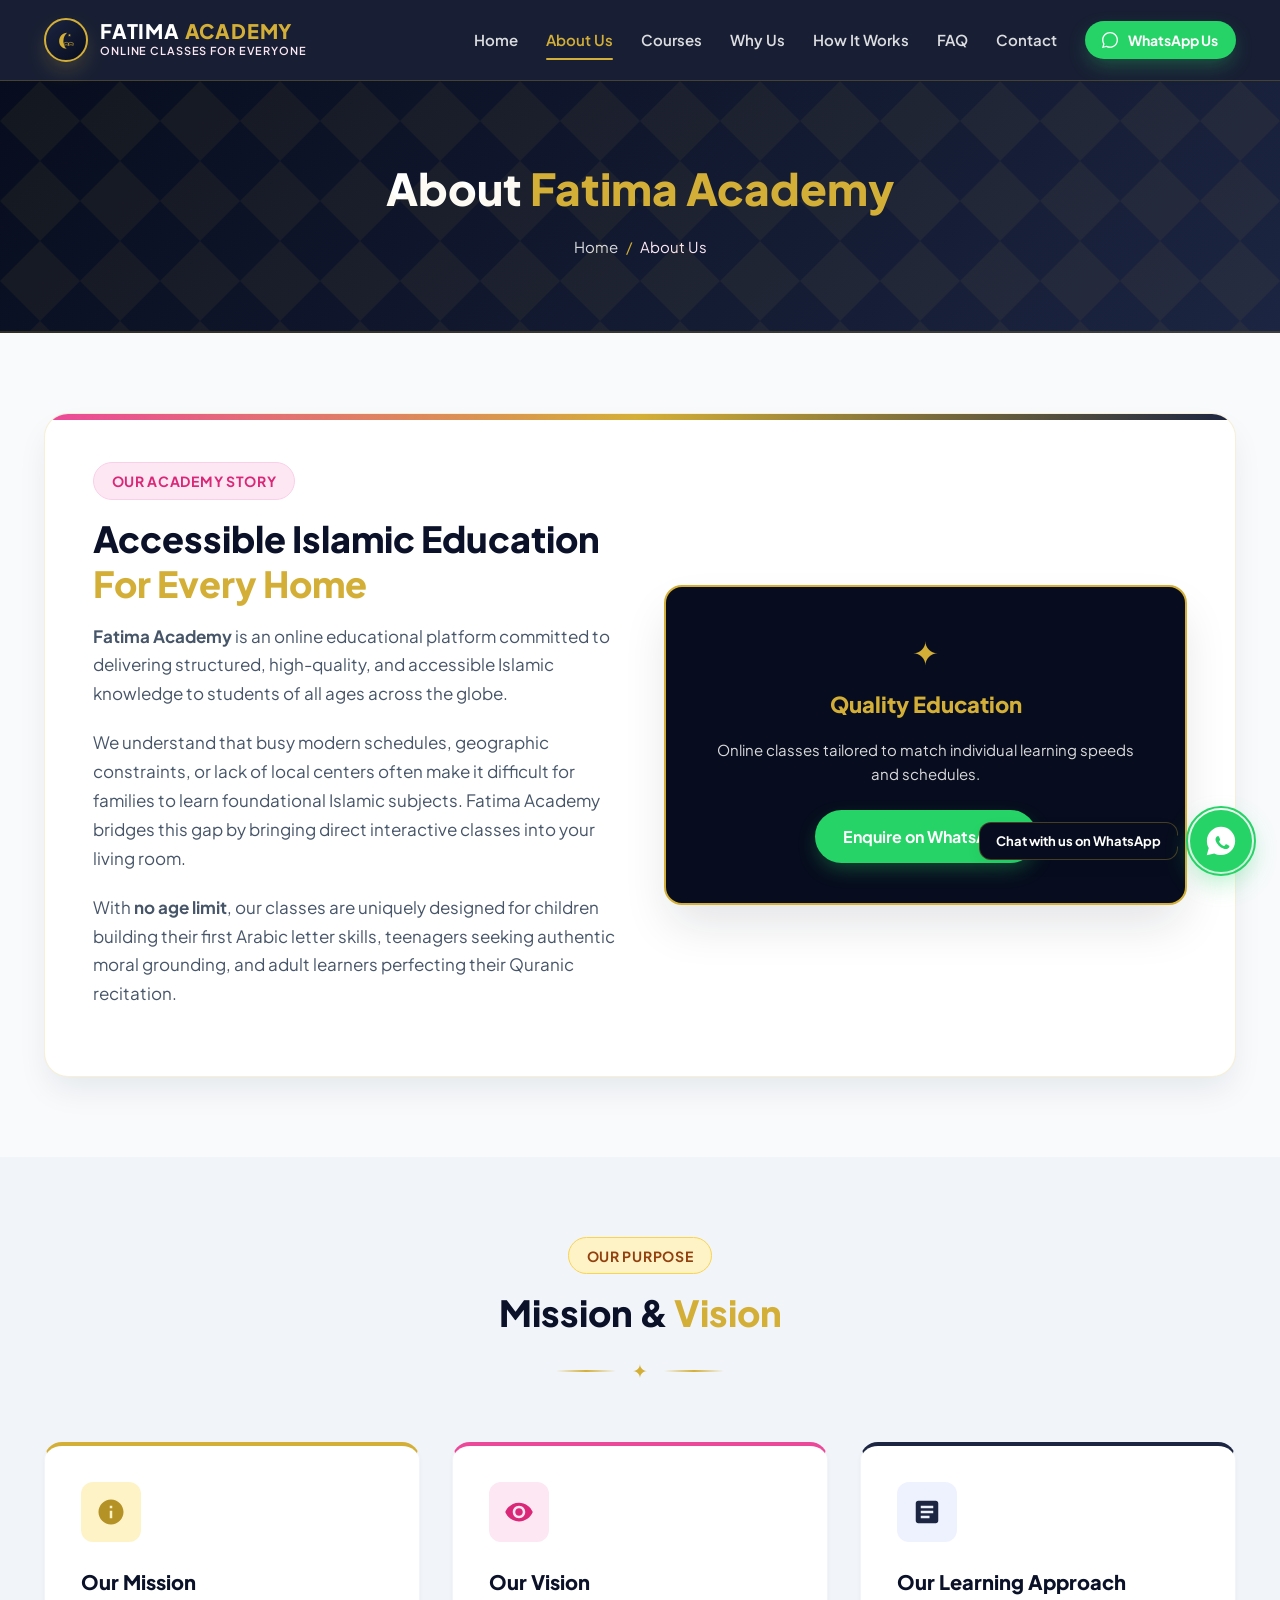
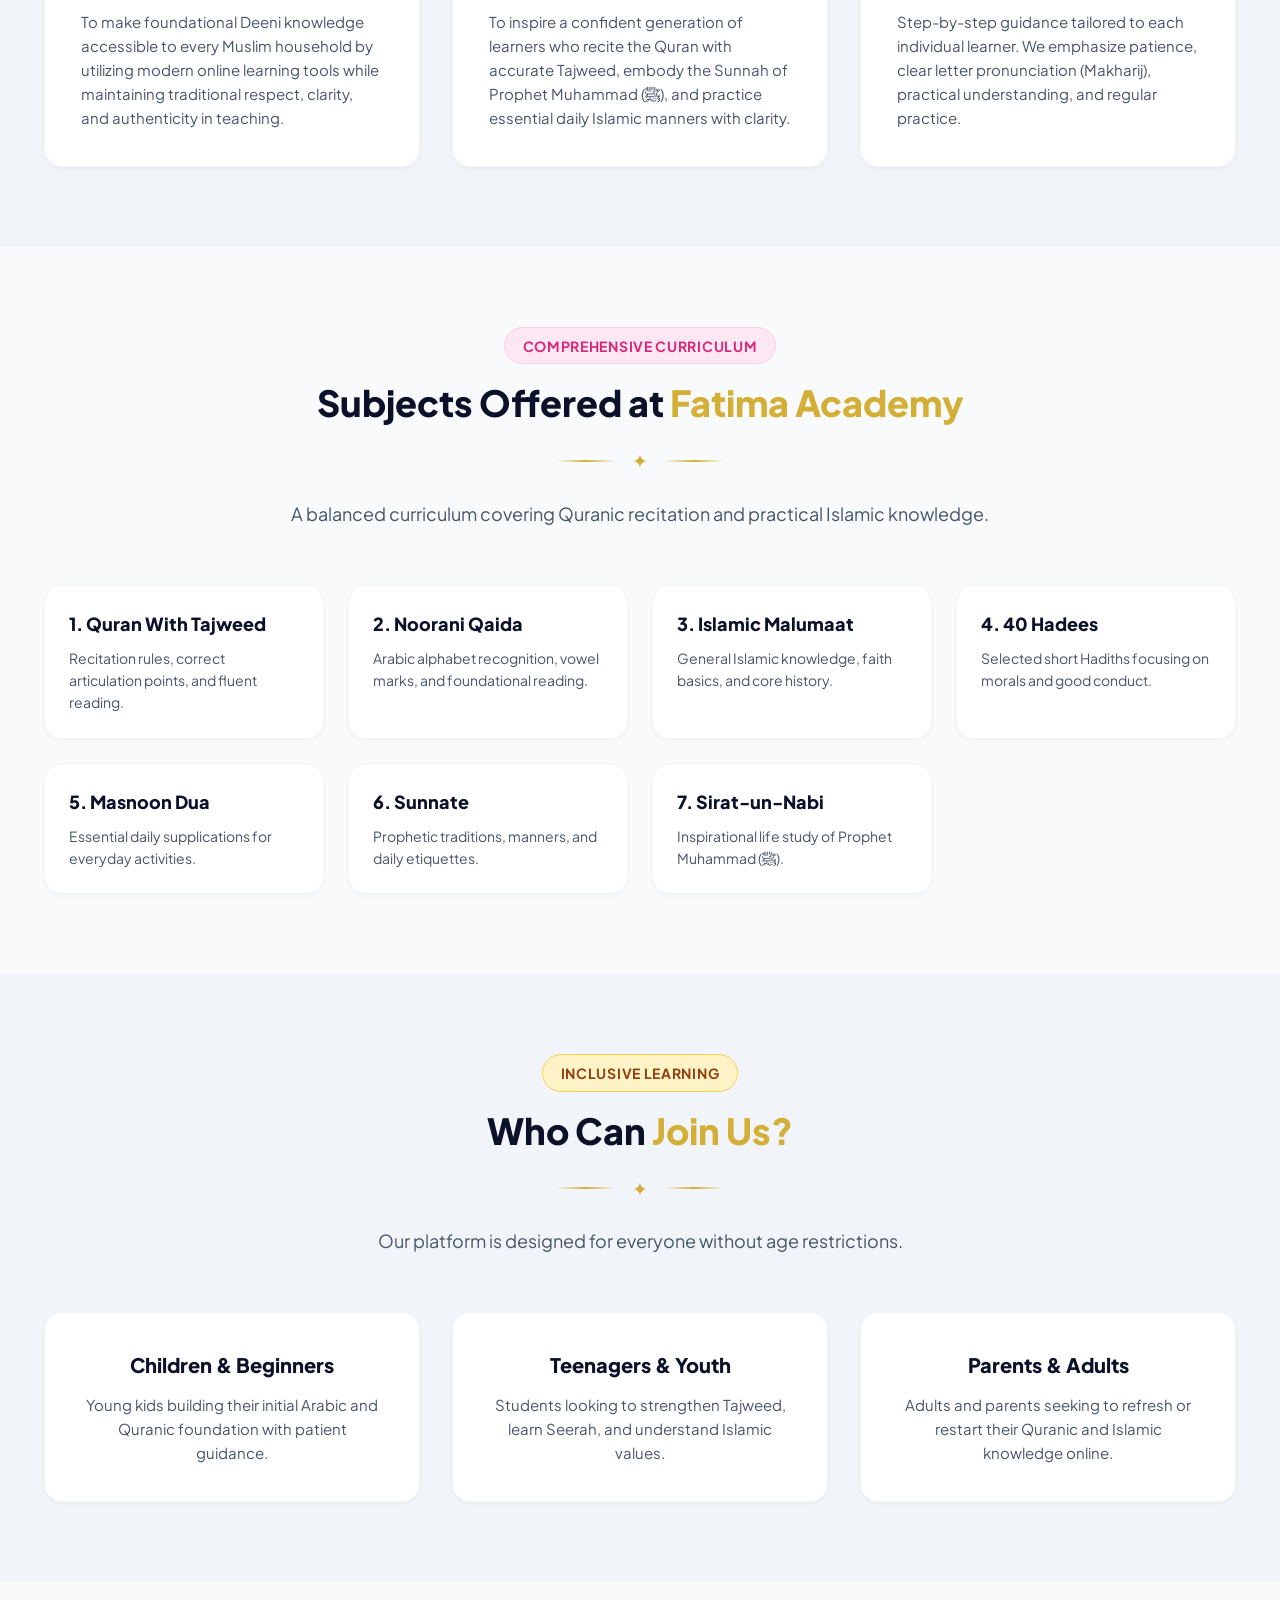
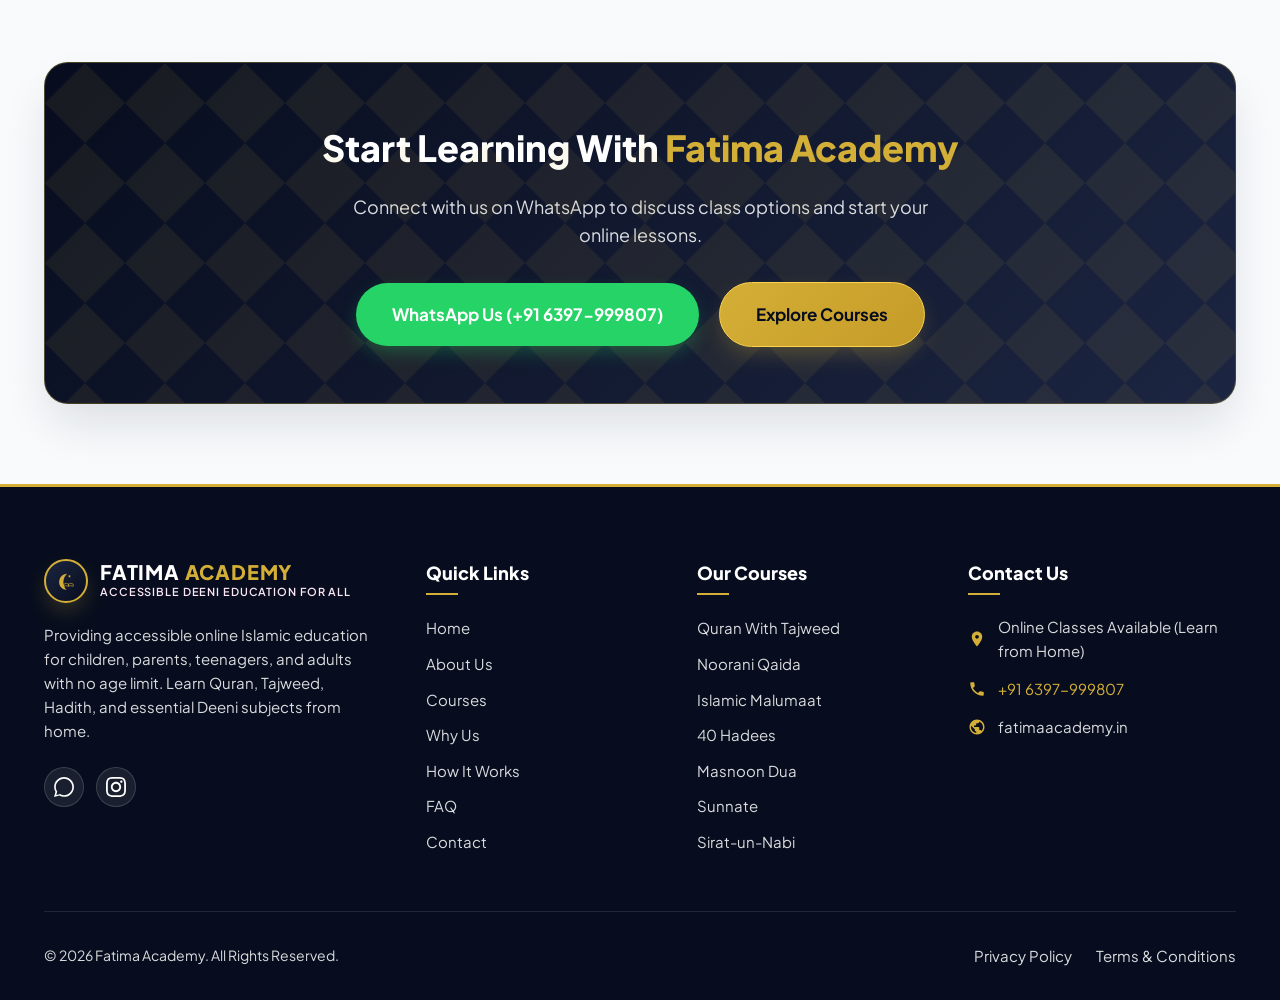
<file: about.html>
<!DOCTYPE html>
<html lang="en">
<head>
  <meta charset="UTF-8">
  <meta name="viewport" content="width=device-width, initial-scale=1.0">
  <title>About Us | Fatima Academy Online Islamic Education</title>
  <meta name="description" content="Learn about Fatima Academy - an online Islamic platform providing accessible Deeni education for children, parents, teenagers and adults with no age limit.">
  <meta name="keywords" content="About Fatima Academy, online Islamic academy, Deeni education online, Quran teaching online, Islamic learning platform">
  
  <meta property="og:title" content="About Us | Fatima Academy">
  <meta property="og:description" content="Empowering Muslims worldwide with accessible, high-quality online Deeni education from home.">
  <meta property="og:type" content="website">
  <meta property="og:url" content="https://fatimaacademy.in/about.html">
  
  <link rel="icon" type="image/svg+xml" href="favicon.svg">
  <link rel="stylesheet" href="css/style.css">
</head>
<body>
  <a href="#main-content" class="skip-link">Skip to main content</a>

  <!-- Header -->
  <header class="header">
    <div class="container nav-container">
      <a href="index.html" class="brand-logo" aria-label="Fatima Academy Home">
        <div class="brand-icon-wrapper">
          <svg viewBox="0 0 512 512" width="24" height="24">
            <path d="M280 100 C 180 100, 110 180, 110 280 C 110 370, 180 440, 270 440 C 230 410, 200 350, 200 280 C 200 200, 240 130, 280 100 Z" fill="#D4AF37"/>
            <polygon points="330,120 338,144 362,144 343,159 350,183 330,168 310,183 317,159 298,144 322,144" fill="#D4AF37"/>
            <path d="M 210 320 Q 260 290 310 320 L 310 370 Q 260 340 210 370 Z" fill="none" stroke="#D4AF37" stroke-width="12"/>
            <path d="M 310 320 Q 360 290 410 320 L 410 370 Q 360 340 310 370 Z" fill="none" stroke="#D4AF37" stroke-width="12"/>
          </svg>
        </div>
        <div class="brand-text">
          <span class="brand-title">FATIMA <span>ACADEMY</span></span>
          <span class="brand-tagline">Online Classes for Everyone</span>
        </div>
      </a>

      <button class="mobile-toggle" id="mobile-toggle" aria-label="Toggle navigation menu" aria-expanded="false" aria-controls="nav-menu">
        <span></span>
        <span></span>
        <span></span>
      </button>

      <nav class="nav-menu" id="nav-menu">
        <a href="index.html" class="nav-link">Home</a>
        <a href="about.html" class="nav-link active">About Us</a>
        <a href="courses.html" class="nav-link">Courses</a>
        <a href="why-us.html" class="nav-link">Why Us</a>
        <a href="how-it-works.html" class="nav-link">How It Works</a>
        <a href="faq.html" class="nav-link">FAQ</a>
        <a href="contact.html" class="nav-link">Contact</a>
        <a href="https://wa.me/916397999807?text=Assalamu%20Alaikum%2C%20I%20would%20like%20to%20know%20more%20about%20Fatima%20Academy%20online%20classes." target="_blank" rel="noopener noreferrer" class="btn btn-whatsapp btn-sm nav-cta-btn">
          <svg viewBox="0 0 24 24" width="16" height="16" fill="currentColor"><path d="M.057 24l1.687-6.163c-1.041-1.804-1.588-3.849-1.587-5.946.003-6.556 5.338-11.891 11.893-11.891 3.181.001 6.167 1.24 8.413 3.488 2.245 2.248 3.481 5.236 3.48 8.414-.003 6.557-5.338 11.892-11.893 11.892-1.99-.001-3.951-.5-5.688-1.448l-6.305 1.654zm6.597-3.807c1.676.995 3.276 1.591 5.392 1.592 5.448 0 9.886-4.434 9.889-9.885.002-5.462-4.415-9.89-9.881-9.892-5.452 0-9.887 4.434-9.889 9.884-.001 2.225.651 3.891 1.746 5.634l-1.14 4.162 4.223-1.107z"/></svg>
          WhatsApp Us
        </a>
      </nav>
    </div>
  </header>
  <div class="nav-overlay" id="nav-overlay"></div>

  <!-- Page Hero -->
  <section class="page-hero">
    <div class="hero-pattern"></div>
    <div class="container text-center">
      <h1 class="page-hero-title">About <span>Fatima Academy</span></h1>
      <div class="breadcrumb justify-center" style="display: flex; justify-content: center;">
        <a href="index.html">Home</a>
        <span class="breadcrumb-separator">/</span>
        <span>About Us</span>
      </div>
    </div>
  </section>

  <!-- Main Content -->
  <main id="main-content">
    
    <!-- ABOUT OVERVIEW -->
    <section class="section-padding">
      <div class="container">
        <div class="welcome-card reveal">
          <div class="welcome-grid">
            <div class="welcome-content">
              <span class="section-badge">Our Academy Story</span>
              <h2 class="section-title">Accessible Islamic Education <span>For Every Home</span></h2>
              <p><strong>Fatima Academy</strong> is an online educational platform committed to delivering structured, high-quality, and accessible Islamic knowledge to students of all ages across the globe.</p>
              <p>We understand that busy modern schedules, geographic constraints, or lack of local centers often make it difficult for families to learn foundational Islamic subjects. Fatima Academy bridges this gap by bringing direct interactive classes into your living room.</p>
              <p>With <strong>no age limit</strong>, our classes are uniquely designed for children building their first Arabic letter skills, teenagers seeking authentic moral grounding, and adult learners perfecting their Quranic recitation.</p>
            </div>
            
            <div class="text-center">
              <div style="background-color: var(--navy-darkest); color: var(--text-white); padding: 2.5rem; border-radius: var(--radius-lg); border: 2px solid var(--gold-primary); box-shadow: var(--shadow-xl);">
                <div class="ornament-symbol" style="font-size: 2rem; margin-bottom: 0.5rem;">✦</div>
                <h3 style="color: var(--gold-primary); font-size: 1.375rem; font-weight: 800; margin-bottom: 1rem;">Quality Education</h3>
                <p style="color: var(--text-white-muted); font-size: 0.9375rem; margin-bottom: 1.5rem;">Online classes tailored to match individual learning speeds and schedules.</p>
                <a href="https://wa.me/916397999807?text=Assalamu%20Alaikum%2C%20I%20would%20like%20to%20know%20more%20about%20Fatima%20Academy%20online%20classes." target="_blank" rel="noopener noreferrer" class="btn btn-whatsapp">Enquire on WhatsApp</a>
              </div>
            </div>
          </div>
        </div>
      </div>
    </section>

    <!-- MISSION & VISION -->
    <section class="section-padding" style="background-color: var(--bg-alt);">
      <div class="container">
        <div class="section-header reveal">
          <span class="section-badge gold">Our Purpose</span>
          <h2 class="section-title">Mission & <span>Vision</span></h2>
          <div class="ornament-divider"><span class="ornament-symbol">✦</span></div>
        </div>

        <div class="why-grid">
          <!-- Mission -->
          <div class="why-card reveal" style="border-top: 4px solid var(--gold-primary);">
            <div class="why-icon" style="background-color: var(--gold-light); color: var(--gold-hover);">
              <svg viewBox="0 0 24 24"><path d="M12 2C6.48 2 2 6.48 2 12s4.48 10 10 10 10-4.48 10-10S17.52 2 12 2zm1 15h-2v-6h2v6zm0-8h-2V7h2v2z"/></svg>
            </div>
            <h3 class="why-title">Our Mission</h3>
            <p class="why-desc">To make foundational Deeni knowledge accessible to every Muslim household by utilizing modern online learning tools while maintaining traditional respect, clarity, and authenticity in teaching.</p>
          </div>

          <!-- Vision -->
          <div class="why-card reveal" style="border-top: 4px solid var(--pink-accent);">
            <div class="why-icon">
              <svg viewBox="0 0 24 24"><path d="M12 4.5C7 4.5 2.73 7.61 1 12c1.73 4.39 6 7.5 11 7.5s9.27-3.11 11-7.5c-1.73-4.39-6-7.5-11-7.5zM12 17c-2.76 0-5-2.24-5-5s2.24-5 5-5 5 2.24 5 5-2.24 5-5 5zm0-8c-1.66 0-3 1.34-3 3s1.34 3 3 3 3-1.34 3-3-1.34-3-3-3z"/></svg>
            </div>
            <h3 class="why-title">Our Vision</h3>
            <p class="why-desc">To inspire a confident generation of learners who recite the Quran with accurate Tajweed, embody the Sunnah of Prophet Muhammad (ﷺ), and practice essential daily Islamic manners with clarity.</p>
          </div>

          <!-- Approach -->
          <div class="why-card reveal" style="border-top: 4px solid var(--navy-primary);">
            <div class="why-icon" style="background-color: var(--navy-soft); color: var(--navy-primary);">
              <svg viewBox="0 0 24 24"><path d="M19 3H5c-1.1 0-2 .9-2 2v14c0 1.1.9 2 2 2h14c1.1 0 2-.9 2-2V5c0-1.1-.9-2-2-2zm-5 14H7v-2h7v2zm3-4H7v-2h10v2zm0-4H7V7h10v2z"/></svg>
            </div>
            <h3 class="why-title">Our Learning Approach</h3>
            <p class="why-desc">Step-by-step guidance tailored to each individual learner. We emphasize patience, clear letter pronunciation (Makharij), practical understanding, and regular practice.</p>
          </div>
        </div>
      </div>
    </section>

    <!-- SUBJECTS COVERED -->
    <section class="section-padding">
      <div class="container">
        <div class="section-header reveal">
          <span class="section-badge">Comprehensive Curriculum</span>
          <h2 class="section-title">Subjects Offered at <span>Fatima Academy</span></h2>
          <div class="ornament-divider"><span class="ornament-symbol">✦</span></div>
          <p class="section-subtitle">A balanced curriculum covering Quranic recitation and practical Islamic knowledge.</p>
        </div>

        <div class="welcome-highlights" style="display: grid; grid-template-columns: repeat(auto-fill, minmax(280px, 1fr)); gap: 1.5rem;">
          <div class="why-card reveal" style="padding: 1.5rem;">
            <h4 style="font-size: 1.125rem; font-weight: 800; color: var(--navy-dark); margin-bottom: 0.5rem;">1. Quran With Tajweed</h4>
            <p style="font-size: 0.875rem; color: var(--text-secondary);">Recitation rules, correct articulation points, and fluent reading.</p>
          </div>
          <div class="why-card reveal" style="padding: 1.5rem;">
            <h4 style="font-size: 1.125rem; font-weight: 800; color: var(--navy-dark); margin-bottom: 0.5rem;">2. Noorani Qaida</h4>
            <p style="font-size: 0.875rem; color: var(--text-secondary);">Arabic alphabet recognition, vowel marks, and foundational reading.</p>
          </div>
          <div class="why-card reveal" style="padding: 1.5rem;">
            <h4 style="font-size: 1.125rem; font-weight: 800; color: var(--navy-dark); margin-bottom: 0.5rem;">3. Islamic Malumaat</h4>
            <p style="font-size: 0.875rem; color: var(--text-secondary);">General Islamic knowledge, faith basics, and core history.</p>
          </div>
          <div class="why-card reveal" style="padding: 1.5rem;">
            <h4 style="font-size: 1.125rem; font-weight: 800; color: var(--navy-dark); margin-bottom: 0.5rem;">4. 40 Hadees</h4>
            <p style="font-size: 0.875rem; color: var(--text-secondary);">Selected short Hadiths focusing on morals and good conduct.</p>
          </div>
          <div class="why-card reveal" style="padding: 1.5rem;">
            <h4 style="font-size: 1.125rem; font-weight: 800; color: var(--navy-dark); margin-bottom: 0.5rem;">5. Masnoon Dua</h4>
            <p style="font-size: 0.875rem; color: var(--text-secondary);">Essential daily supplications for everyday activities.</p>
          </div>
          <div class="why-card reveal" style="padding: 1.5rem;">
            <h4 style="font-size: 1.125rem; font-weight: 800; color: var(--navy-dark); margin-bottom: 0.5rem;">6. Sunnate</h4>
            <p style="font-size: 0.875rem; color: var(--text-secondary);">Prophetic traditions, manners, and daily etiquettes.</p>
          </div>
          <div class="why-card reveal" style="padding: 1.5rem;">
            <h4 style="font-size: 1.125rem; font-weight: 800; color: var(--navy-dark); margin-bottom: 0.5rem;">7. Sirat-un-Nabi</h4>
            <p style="font-size: 0.875rem; color: var(--text-secondary);">Inspirational life study of Prophet Muhammad (ﷺ).</p>
          </div>
        </div>
      </div>
    </section>

    <!-- WHO CAN JOIN -->
    <section class="section-padding" style="background-color: var(--bg-alt);">
      <div class="container text-center">
        <div class="section-header reveal">
          <span class="section-badge gold">Inclusive Learning</span>
          <h2 class="section-title">Who Can <span>Join Us?</span></h2>
          <div class="ornament-divider"><span class="ornament-symbol">✦</span></div>
          <p class="section-subtitle">Our platform is designed for everyone without age restrictions.</p>
        </div>

        <div class="why-grid">
          <div class="why-card reveal">
            <h3 class="why-title">Children & Beginners</h3>
            <p class="why-desc">Young kids building their initial Arabic and Quranic foundation with patient guidance.</p>
          </div>
          <div class="why-card reveal">
            <h3 class="why-title">Teenagers & Youth</h3>
            <p class="why-desc">Students looking to strengthen Tajweed, learn Seerah, and understand Islamic values.</p>
          </div>
          <div class="why-card reveal">
            <h3 class="why-title">Parents & Adults</h3>
            <p class="why-desc">Adults and parents seeking to refresh or restart their Quranic and Islamic knowledge online.</p>
          </div>
        </div>
      </div>
    </section>

    <!-- CTA BANNER -->
    <section class="section-padding">
      <div class="container">
        <div class="cta-banner reveal">
          <div class="hero-pattern"></div>
          <h2 class="cta-banner-title">Start Learning With <span>Fatima Academy</span></h2>
          <p class="cta-banner-text">Connect with us on WhatsApp to discuss class options and start your online lessons.</p>
          <div class="cta-banner-buttons">
            <a href="https://wa.me/916397999807?text=Assalamu%20Alaikum%2C%20I%20would%20like%20to%20know%20more%20about%20Fatima%20Academy%20online%20classes." target="_blank" rel="noopener noreferrer" class="btn btn-whatsapp btn-lg">
              WhatsApp Us (+91 6397-999807)
            </a>
            <a href="courses.html" class="btn btn-primary btn-lg">Explore Courses</a>
          </div>
        </div>
      </div>
    </section>

  </main>

  <!-- FLOATING WHATSAPP BUTTON -->
  <div class="floating-whatsapp-container">
    <div class="whatsapp-tooltip">Chat with us on WhatsApp</div>
    <a href="https://wa.me/916397999807?text=Assalamu%20Alaikum%2C%20I%20would%20like%20to%20know%20more%20about%20Fatima%20Academy%20online%20classes." target="_blank" rel="noopener noreferrer" class="floating-whatsapp-btn" aria-label="Chat with Fatima Academy on WhatsApp">
      <svg viewBox="0 0 24 24" width="34" height="34" fill="currentColor">
        <path d="M12.011 2c-5.506 0-9.989 4.478-9.99 9.984 0 1.758.459 3.474 1.33 4.987l-1.414 5.163 5.284-1.385c1.458.796 3.103 1.215 4.786 1.216h.004c5.505 0 9.989-4.478 9.99-9.985 0-2.667-1.037-5.176-2.922-7.062-1.886-1.886-4.396-2.923-7.068-2.923zm5.834 14.164c-.247.695-1.237 1.328-1.705 1.408-.468.08-.857.348-2.883-.456-2.438-.967-4.004-3.447-4.126-3.609-.122-.162-.992-1.32-1.002-2.528-.01-1.208.618-1.802.839-2.043.221-.241.482-.302.643-.302.161 0 .322.002.463.009.15.008.352-.057.552.422.201.482.683 1.668.743 1.789.06.12.1.261.02.422-.08.161-.12.261-.241.402-.12.141-.252.315-.36.423-.12.12-.246.251-.106.492.14.241.624 1.03 1.341 1.668.922.82 1.7 1.074 1.941 1.194.241.12.382.1.522-.06.141-.161.603-.703.764-.944.161-.241.322-.201.542-.12.221.08 1.407.663 1.648.784.241.12.402.181.462.281.06.101.06.583-.187 1.278z"/>
      </svg>
    </a>
  </div>

  <!-- Footer -->
  <footer class="footer">
    <div class="container">
      <div class="footer-grid">
        <div class="footer-brand">
          <a href="index.html" class="brand-logo" aria-label="Fatima Academy">
            <div class="brand-icon-wrapper">
              <svg viewBox="0 0 512 512" width="24" height="24">
                <path d="M280 100 C 180 100, 110 180, 110 280 C 110 370, 180 440, 270 440 C 230 410, 200 350, 200 280 C 200 200, 240 130, 280 100 Z" fill="#D4AF37"/>
                <polygon points="330,120 338,144 362,144 343,159 350,183 330,168 310,183 317,159 298,144 322,144" fill="#D4AF37"/>
                <path d="M 210 320 Q 260 290 310 320 L 310 370 Q 260 340 210 370 Z" fill="none" stroke="#D4AF37" stroke-width="12"/>
                <path d="M 310 320 Q 360 290 410 320 L 410 370 Q 360 340 310 370 Z" fill="none" stroke="#D4AF37" stroke-width="12"/>
              </svg>
            </div>
            <div class="brand-text">
              <span class="brand-title">FATIMA <span>ACADEMY</span></span>
              <span class="brand-tagline">Accessible Deeni Education for All</span>
            </div>
          </a>
          <p>Providing accessible online Islamic education for children, parents, teenagers, and adults with no age limit. Learn Quran, Tajweed, Hadith, and essential Deeni subjects from home.</p>
          <div class="footer-socials">
            <a href="https://wa.me/916397999807" target="_blank" rel="noopener noreferrer" class="social-icon" aria-label="WhatsApp">
              <svg viewBox="0 0 24 24" width="20" height="20" fill="currentColor"><path d="M.057 24l1.687-6.163c-1.041-1.804-1.588-3.849-1.587-5.946.003-6.556 5.338-11.891 11.893-11.891 3.181.001 6.167 1.24 8.413 3.488 2.245 2.248 3.481 5.236 3.48 8.414-.003 6.557-5.338 11.892-11.893 11.892-1.99-.001-3.951-.5-5.688-1.448l-6.305 1.654zm6.597-3.807c1.676.995 3.276 1.591 5.392 1.592 5.448 0 9.886-4.434 9.889-9.885.002-5.462-4.415-9.89-9.881-9.892-5.452 0-9.887 4.434-9.889 9.884-.001 2.225.651 3.891 1.746 5.634l-1.14 4.162 4.223-1.107z"/></svg>
            </a>
            <a href="#" target="_blank" rel="noopener noreferrer" class="social-icon" aria-label="Instagram (Placeholder)">
              <svg viewBox="0 0 24 24" width="20" height="20" fill="currentColor"><path d="M12 2.163c3.204 0 3.584.012 4.85.07 3.252.148 4.771 1.691 4.919 4.919.058 1.265.069 1.645.069 4.849 0 3.205-.012 3.584-.069 4.849-.149 3.225-1.664 4.771-4.919 4.919-1.266.058-1.644.07-4.85.07-3.204 0-3.584-.012-4.849-.07-3.26-.149-4.771-1.699-4.919-4.92-.058-1.265-.07-1.644-.07-4.849 0-3.204.013-3.583.07-4.849.149-3.227 1.664-4.771 4.919-4.919 1.266-.057 1.645-.069 4.849-.069zm0-2.163c-3.259 0-3.667.014-4.947.072-4.358.2-6.78 2.618-6.98 6.98-.059 1.281-.073 1.689-.073 4.948 0 3.259.014 3.668.072 4.948.2 4.358 2.618 6.78 6.98 6.98 1.281.058 1.689.072 4.948.072 3.259 0 3.668-.014 4.948-.072 4.354-.2 6.782-2.618 6.979-6.98.059-1.28.073-1.689.073-4.948 0-3.259-.014-3.667-.072-4.947-.196-4.354-2.617-6.78-6.979-6.98-1.281-.059-1.69-.073-4.949-.073zm0 5.838c-3.403 0-6.162 2.759-6.162 6.162s2.759 6.163 6.162 6.163 6.162-2.759 6.162-6.163c0-3.403-2.759-6.162-6.162-6.162zm0 10.162c-2.209 0-4-1.79-4-4 0-2.209 1.791-4 4-4s4 1.791 4 4c0 2.21-1.791 4-4 4zm6.406-11.845c-.796 0-1.441.645-1.441 1.44s.645 1.44 1.441 1.44c.795 0 1.439-.645 1.439-1.44s-.644-1.44-1.439-1.44z"/></svg>
            </a>
          </div>
        </div>

        <div class="footer-widget">
          <h3 class="footer-widget-title">Quick Links</h3>
          <ul class="footer-links">
            <li><a href="index.html" class="footer-link">Home</a></li>
            <li><a href="about.html" class="footer-link">About Us</a></li>
            <li><a href="courses.html" class="footer-link">Courses</a></li>
            <li><a href="why-us.html" class="footer-link">Why Us</a></li>
            <li><a href="how-it-works.html" class="footer-link">How It Works</a></li>
            <li><a href="faq.html" class="footer-link">FAQ</a></li>
            <li><a href="contact.html" class="footer-link">Contact</a></li>
          </ul>
        </div>

        <div class="footer-widget">
          <h3 class="footer-widget-title">Our Courses</h3>
          <ul class="footer-links">
            <li><a href="courses.html" class="footer-link">Quran With Tajweed</a></li>
            <li><a href="courses.html" class="footer-link">Noorani Qaida</a></li>
            <li><a href="courses.html" class="footer-link">Islamic Malumaat</a></li>
            <li><a href="courses.html" class="footer-link">40 Hadees</a></li>
            <li><a href="courses.html" class="footer-link">Masnoon Dua</a></li>
            <li><a href="courses.html" class="footer-link">Sunnate</a></li>
            <li><a href="courses.html" class="footer-link">Sirat-un-Nabi</a></li>
          </ul>
        </div>

        <div class="footer-widget">
          <h3 class="footer-widget-title">Contact Us</h3>
          <div class="footer-contact-item">
            <svg viewBox="0 0 24 24"><path d="M12 2C8.13 2 5 5.13 5 9c0 5.25 7 13 7 13s7-7.75 7-13c0-3.87-3.13-7-7-7zm0 9.5c-1.38 0-2.5-1.12-2.5-2.5s1.12-2.5 2.5-2.5 2.5 1.12 2.5 2.5-1.12 2.5-2.5 2.5z"/></svg>
            <span>Online Classes Available (Learn from Home)</span>
          </div>
          <div class="footer-contact-item">
            <svg viewBox="0 0 24 24"><path d="M6.62 10.79c1.44 2.83 3.76 5.14 6.59 6.59l2.2-2.2c.27-.27.67-.36 1.02-.24 1.12.37 2.33.57 3.57.57.55 0 1 .45 1 1V20c0 .55-.45 1-1 1-9.39 0-17-7.61-17-17 0-.55.45-1 1-1h3.5c.55 0 1 .45 1 1 0 1.25.2 2.45.57 3.57.11.35.03.74-.25 1.02l-2.2 2.2z"/></svg>
            <a href="https://wa.me/916397999807" target="_blank" rel="noopener noreferrer" style="color:var(--gold-primary);">+91 6397-999807</a>
          </div>
          <div class="footer-contact-item">
            <svg viewBox="0 0 24 24"><path d="M12 2C6.48 2 2 6.48 2 12s4.48 10 10 10 10-4.48 10-10S17.52 2 12 2zm-1 17.93c-3.95-.49-7-3.85-7-7.93 0-.62.08-1.21.21-1.79L9 15v1c0 1.1.9 2 2 2v1.93zm6.9-2.54c-.26-.81-1-1.39-1.9-1.39h-1v-3c0-.55-.45-1-1-1H8v-2h2c.55 0 1-.45 1-1V7h2c1.1 0 2-.9 2-2v-.41c2.93 1.19 5 4.06 5 7.41 0 2.08-.8 3.97-2.1 5.39z"/></svg>
            <span>fatimaacademy.in</span>
          </div>
        </div>
      </div>

      <div class="footer-bottom">
        <p>&copy; <span id="current-year">2026</span> Fatima Academy. All Rights Reserved.</p>
        <div class="footer-legal-links">
          <a href="privacy-policy.html" class="footer-link">Privacy Policy</a>
          <a href="terms.html" class="footer-link">Terms & Conditions</a>
        </div>
      </div>
    </div>
  </footer>

  <script src="js/script.js"></script>
</body>
</html>
</file>
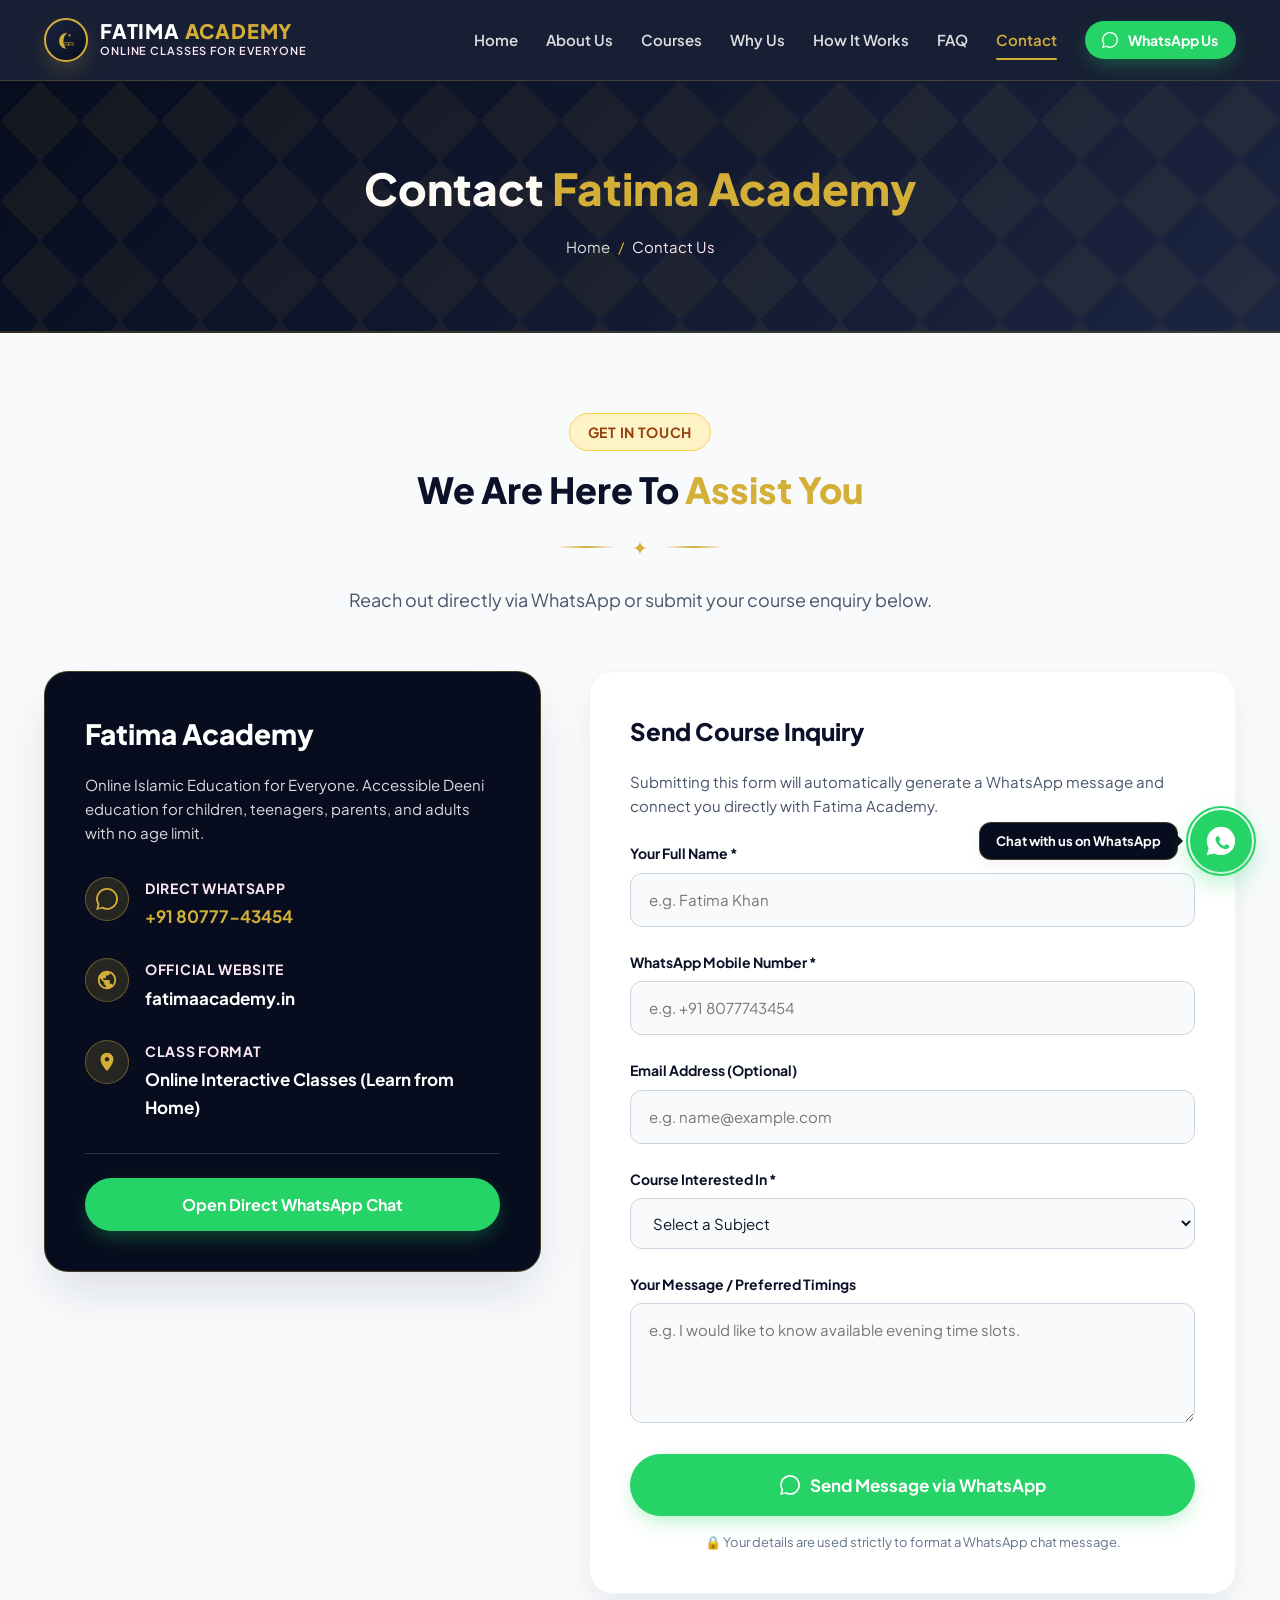
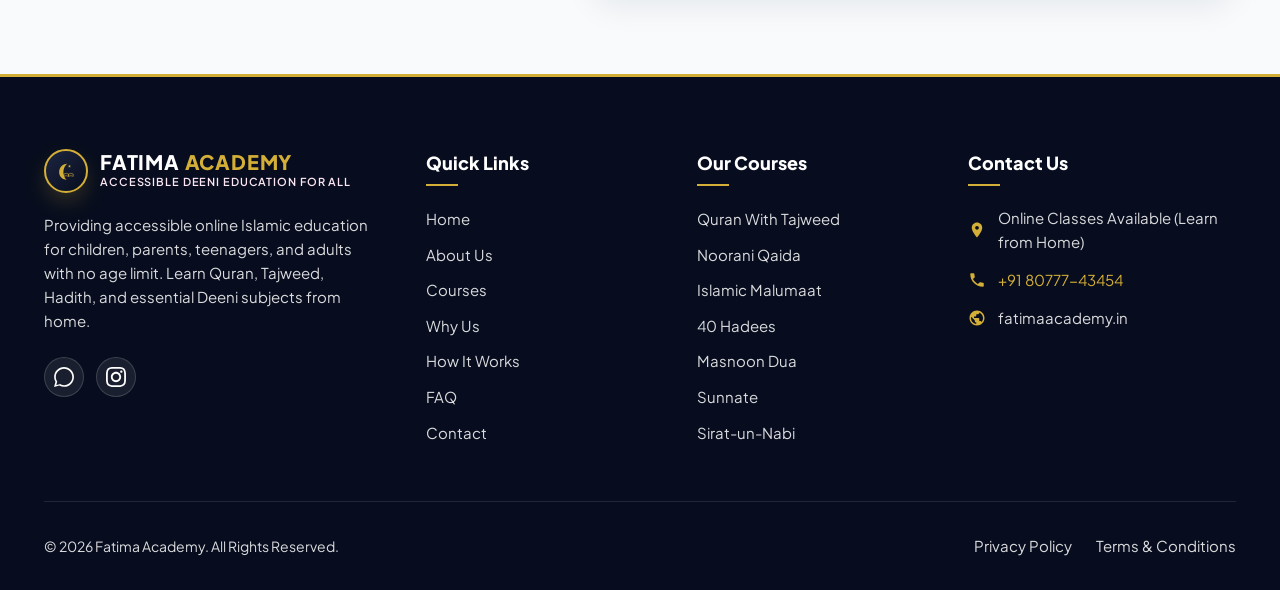
<file: contact.html>
<!DOCTYPE html>
<html lang="en">
<head>
  <meta charset="UTF-8">
  <meta name="viewport" content="width=device-width, initial-scale=1.0">
  <title>Contact Us | Fatima Academy</title>
  <meta name="description" content="Contact Fatima Academy for online Islamic class inquiries. Reach us via WhatsApp at +91 80777-43454 or complete our online contact form.">
  <meta name="keywords" content="Contact Fatima Academy, WhatsApp +918077743454, online Quran enquiry, Islamic class registration">
  
  <meta property="og:title" content="Contact Us | Fatima Academy">
  <meta property="og:description" content="Connect with Fatima Academy directly on WhatsApp or submit your course inquiry online.">
  <meta property="og:type" content="website">
  <meta property="og:url" content="https://fatimaacademy.in/contact.html">
  
  <link rel="icon" type="image/svg+xml" href="favicon.svg">
  <link rel="stylesheet" href="css/style.css">
</head>
<body>
  <a href="#main-content" class="skip-link">Skip to main content</a>

  <!-- Header -->
  <header class="header">
    <div class="container nav-container">
      <a href="index.html" class="brand-logo" aria-label="Fatima Academy Home">
        <div class="brand-icon-wrapper">
          <svg viewBox="0 0 512 512" width="24" height="24">
            <path d="M280 100 C 180 100, 110 180, 110 280 C 110 370, 180 440, 270 440 C 230 410, 200 350, 200 280 C 200 200, 240 130, 280 100 Z" fill="#D4AF37"/>
            <polygon points="330,120 338,144 362,144 343,159 350,183 330,168 310,183 317,159 298,144 322,144" fill="#D4AF37"/>
            <path d="M 210 320 Q 260 290 310 320 L 310 370 Q 260 340 210 370 Z" fill="none" stroke="#D4AF37" stroke-width="12"/>
            <path d="M 310 320 Q 360 290 410 320 L 410 370 Q 360 340 310 370 Z" fill="none" stroke="#D4AF37" stroke-width="12"/>
          </svg>
        </div>
        <div class="brand-text">
          <span class="brand-title">FATIMA <span>ACADEMY</span></span>
          <span class="brand-tagline">Online Classes for Everyone</span>
        </div>
      </a>

      <button class="mobile-toggle" id="mobile-toggle" aria-label="Toggle navigation menu" aria-expanded="false" aria-controls="nav-menu">
        <span></span>
        <span></span>
        <span></span>
      </button>

      <nav class="nav-menu" id="nav-menu">
        <a href="index.html" class="nav-link">Home</a>
        <a href="about.html" class="nav-link">About Us</a>
        <a href="courses.html" class="nav-link">Courses</a>
        <a href="why-us.html" class="nav-link">Why Us</a>
        <a href="how-it-works.html" class="nav-link">How It Works</a>
        <a href="faq.html" class="nav-link">FAQ</a>
        <a href="contact.html" class="nav-link active">Contact</a>
        <a href="https://wa.me/918077743454?text=Assalamu%20Alaikum%2C%20I%20would%20like%20to%20know%20more%20about%20Fatima%20Academy%20online%20classes." target="_blank" rel="noopener noreferrer" class="btn btn-whatsapp btn-sm nav-cta-btn">
          <svg viewBox="0 0 24 24" width="16" height="16" fill="currentColor"><path d="M.057 24l1.687-6.163c-1.041-1.804-1.588-3.849-1.587-5.946.003-6.556 5.338-11.891 11.893-11.891 3.181.001 6.167 1.24 8.413 3.488 2.245 2.248 3.481 5.236 3.48 8.414-.003 6.557-5.338 11.892-11.893 11.892-1.99-.001-3.951-.5-5.688-1.448l-6.305 1.654zm6.597-3.807c1.676.995 3.276 1.591 5.392 1.592 5.448 0 9.886-4.434 9.889-9.885.002-5.462-4.415-9.89-9.881-9.892-5.452 0-9.887 4.434-9.889 9.884-.001 2.225.651 3.891 1.746 5.634l-1.14 4.162 4.223-1.107z"/></svg>
          WhatsApp Us
        </a>
      </nav>
    </div>
  </header>
  <div class="nav-overlay" id="nav-overlay"></div>

  <!-- Page Hero -->
  <section class="page-hero">
    <div class="hero-pattern"></div>
    <div class="container text-center">
      <h1 class="page-hero-title">Contact <span>Fatima Academy</span></h1>
      <div class="breadcrumb justify-center" style="display: flex; justify-content: center;">
        <a href="index.html">Home</a>
        <span class="breadcrumb-separator">/</span>
        <span>Contact Us</span>
      </div>
    </div>
  </section>

  <!-- Main Content -->
  <main id="main-content">
    <section class="section-padding">
      <div class="container">
        <div class="section-header reveal">
          <span class="section-badge gold">Get In Touch</span>
          <h2 class="section-title">We Are Here To <span>Assist You</span></h2>
          <div class="ornament-divider"><span class="ornament-symbol">✦</span></div>
          <p class="section-subtitle">Reach out directly via WhatsApp or submit your course enquiry below.</p>
        </div>

        <div class="contact-grid">
          
          <!-- Contact Info Card -->
          <div class="contact-info-card reveal">
            <h3 class="contact-info-title">Fatima Academy</h3>
            <p class="contact-info-desc">Online Islamic Education for Everyone. Accessible Deeni education for children, teenagers, parents, and adults with no age limit.</p>

            <div class="contact-detail-item">
              <div class="contact-detail-icon">
                <svg viewBox="0 0 24 24" width="22" height="22" fill="currentColor"><path d="M.057 24l1.687-6.163c-1.041-1.804-1.588-3.849-1.587-5.946.003-6.556 5.338-11.891 11.893-11.891 3.181.001 6.167 1.24 8.413 3.488 2.245 2.248 3.481 5.236 3.48 8.414-.003 6.557-5.338 11.892-11.893 11.892-1.99-.001-3.951-.5-5.688-1.448l-6.305 1.654zm6.597-3.807c1.676.995 3.276 1.591 5.392 1.592 5.448 0 9.886-4.434 9.889-9.885.002-5.462-4.415-9.89-9.881-9.892-5.452 0-9.887 4.434-9.889 9.884-.001 2.225.651 3.891 1.746 5.634l-1.14 4.162 4.223-1.107z"/></svg>
              </div>
              <div class="contact-detail-text">
                <h4>Direct WhatsApp</h4>
                <a href="https://wa.me/918077743454" target="_blank" rel="noopener noreferrer" style="color:var(--gold-primary);">+91 80777-43454</a>
              </div>
            </div>

            <div class="contact-detail-item">
              <div class="contact-detail-icon">
                <svg viewBox="0 0 24 24" width="22" height="22" fill="currentColor"><path d="M12 2C6.48 2 2 6.48 2 12s4.48 10 10 10 10-4.48 10-10S17.52 2 12 2zm-1 17.93c-3.95-.49-7-3.85-7-7.93 0-.62.08-1.21.21-1.79L9 15v1c0 1.1.9 2 2 2v1.93zm6.9-2.54c-.26-.81-1-1.39-1.9-1.39h-1v-3c0-.55-.45-1-1-1H8v-2h2c.55 0 1-.45 1-1V7h2c1.1 0 2-.9 2-2v-.41c2.93 1.19 5 4.06 5 7.41 0 2.08-.8 3.97-2.1 5.39z"/></svg>
              </div>
              <div class="contact-detail-text">
                <h4>Official Website</h4>
                <p>fatimaacademy.in</p>
              </div>
            </div>

            <div class="contact-detail-item">
              <div class="contact-detail-icon">
                <svg viewBox="0 0 24 24" width="22" height="22" fill="currentColor"><path d="M12 2C8.13 2 5 5.13 5 9c0 5.25 7 13 7 13s7-7.75 7-13c0-3.87-3.13-7-7-7zm0 9.5c-1.38 0-2.5-1.12-2.5-2.5s1.12-2.5 2.5-2.5 2.5 1.12 2.5 2.5-1.12 2.5-2.5 2.5z"/></svg>
              </div>
              <div class="contact-detail-text">
                <h4>Class Format</h4>
                <p>Online Interactive Classes (Learn from Home)</p>
              </div>
            </div>

            <div style="margin-top: 2rem; padding-top: 1.5rem; border-top: 1px solid rgba(255, 255, 255, 0.15);">
              <a href="https://wa.me/918077743454?text=Assalamu%20Alaikum%2C%20I%20would%20like%20to%20know%20more%20about%20Fatima%20Academy%20online%20classes." target="_blank" rel="noopener noreferrer" class="btn btn-whatsapp" style="width: 100%;">
                Open Direct WhatsApp Chat
              </a>
            </div>
          </div>

          <!-- Contact Form Card -->
          <div class="contact-form-card reveal">
            <h3 style="font-size: 1.5rem; font-weight: 800; color: var(--navy-dark); margin-bottom: 1.25rem;">Send Course Inquiry</h3>
            <p style="font-size: 0.9375rem; color: var(--text-secondary); margin-bottom: 1.5rem;">Submitting this form will automatically generate a WhatsApp message and connect you directly with Fatima Academy.</p>

            <form id="contact-form" novalidate>
              <div class="form-group">
                <label for="form-name" class="form-label">Your Full Name *</label>
                <input type="text" id="form-name" class="form-control" placeholder="e.g. Fatima Khan" required>
              </div>

              <div class="form-group">
                <label for="form-phone" class="form-label">WhatsApp Mobile Number *</label>
                <input type="tel" id="form-phone" class="form-control" placeholder="e.g. +91 8077743454" required>
              </div>

              <div class="form-group">
                <label for="form-email" class="form-label">Email Address (Optional)</label>
                <input type="email" id="form-email" class="form-control" placeholder="e.g. name@example.com">
              </div>

              <div class="form-group">
                <label for="form-course" class="form-label">Course Interested In *</label>
                <select id="form-course" class="form-control" required>
                  <option value="" disabled selected>Select a Subject</option>
                  <option value="Quran With Tajweed">Quran With Tajweed</option>
                  <option value="Noorani Qaida">Noorani Qaida</option>
                  <option value="Islamic Malumaat">Islamic Malumaat</option>
                  <option value="40 Hadees">40 Hadees</option>
                  <option value="Masnoon Dua">Masnoon Dua</option>
                  <option value="Sunnate">Sunnate</option>
                  <option value="Sirat-un-Nabi">Sirat-un-Nabi</option>
                </select>
              </div>

              <div class="form-group">
                <label for="form-message" class="form-label">Your Message / Preferred Timings</label>
                <textarea id="form-message" class="form-control" placeholder="e.g. I would like to know available evening time slots."></textarea>
              </div>

              <button type="submit" class="btn btn-whatsapp btn-lg" style="width: 100%;">
                <svg viewBox="0 0 24 24" width="20" height="20" fill="currentColor"><path d="M.057 24l1.687-6.163c-1.041-1.804-1.588-3.849-1.587-5.946.003-6.556 5.338-11.891 11.893-11.891 3.181.001 6.167 1.24 8.413 3.488 2.245 2.248 3.481 5.236 3.48 8.414-.003 6.557-5.338 11.892-11.893 11.892-1.99-.001-3.951-.5-5.688-1.448l-6.305 1.654zm6.597-3.807c1.676.995 3.276 1.591 5.392 1.592 5.448 0 9.886-4.434 9.889-9.885.002-5.462-4.415-9.89-9.881-9.892-5.452 0-9.887 4.434-9.889 9.884-.001 2.225.651 3.891 1.746 5.634l-1.14 4.162 4.223-1.107z"/></svg>
                Send Message via WhatsApp
              </button>

              <p class="form-notice">🔒 Your details are used strictly to format a WhatsApp chat message.</p>
            </form>
          </div>

        </div>
      </div>
    </section>
  </main>

  <!-- FLOATING WHATSAPP BUTTON -->
  <div class="floating-whatsapp-container">
    <div class="whatsapp-tooltip">Chat with us on WhatsApp</div>
    <a href="https://wa.me/918077743454?text=Assalamu%20Alaikum%2C%20I%20would%20like%20to%20know%20more%20about%20Fatima%20Academy%20online%20classes." target="_blank" rel="noopener noreferrer" class="floating-whatsapp-btn" aria-label="Chat with Fatima Academy on WhatsApp">
      <svg viewBox="0 0 24 24" width="34" height="34" fill="currentColor">
        <path d="M12.011 2c-5.506 0-9.989 4.478-9.99 9.984 0 1.758.459 3.474 1.33 4.987l-1.414 5.163 5.284-1.385c1.458.796 3.103 1.215 4.786 1.216h.004c5.505 0 9.989-4.478 9.99-9.985 0-2.667-1.037-5.176-2.922-7.062-1.886-1.886-4.396-2.923-7.068-2.923zm5.834 14.164c-.247.695-1.237 1.328-1.705 1.408-.468.08-.857.348-2.883-.456-2.438-.967-4.004-3.447-4.126-3.609-.122-.162-.992-1.32-1.002-2.528-.01-1.208.618-1.802.839-2.043.221-.241.482-.302.643-.302.161 0 .322.002.463.009.15.008.352-.057.552.422.201.482.683 1.668.743 1.789.06.12.1.261.02.422-.08.161-.12.261-.241.402-.12.141-.252.315-.36.423-.12.12-.246.251-.106.492.14.241.624 1.03 1.341 1.668.922.82 1.7 1.074 1.941 1.194.241.12.382.1.522-.06.141-.161.603-.703.764-.944.161-.241.322-.201.542-.12.221.08 1.407.663 1.648.784.241.12.402.181.462.281.06.101.06.583-.187 1.278z"/>
      </svg>
    </a>
  </div>

  <!-- Footer -->
  <footer class="footer">
    <div class="container">
      <div class="footer-grid">
        <div class="footer-brand">
          <a href="index.html" class="brand-logo" aria-label="Fatima Academy">
            <div class="brand-icon-wrapper">
              <svg viewBox="0 0 512 512" width="24" height="24">
                <path d="M280 100 C 180 100, 110 180, 110 280 C 110 370, 180 440, 270 440 C 230 410, 200 350, 200 280 C 200 200, 240 130, 280 100 Z" fill="#D4AF37"/>
                <polygon points="330,120 338,144 362,144 343,159 350,183 330,168 310,183 317,159 298,144 322,144" fill="#D4AF37"/>
                <path d="M 210 320 Q 260 290 310 320 L 310 370 Q 260 340 210 370 Z" fill="none" stroke="#D4AF37" stroke-width="12"/>
                <path d="M 310 320 Q 360 290 410 320 L 410 370 Q 360 340 310 370 Z" fill="none" stroke="#D4AF37" stroke-width="12"/>
              </svg>
            </div>
            <div class="brand-text">
              <span class="brand-title">FATIMA <span>ACADEMY</span></span>
              <span class="brand-tagline">Accessible Deeni Education for All</span>
            </div>
          </a>
          <p>Providing accessible online Islamic education for children, parents, teenagers, and adults with no age limit. Learn Quran, Tajweed, Hadith, and essential Deeni subjects from home.</p>
          <div class="footer-socials">
            <a href="https://wa.me/918077743454" target="_blank" rel="noopener noreferrer" class="social-icon" aria-label="WhatsApp">
              <svg viewBox="0 0 24 24" width="20" height="20" fill="currentColor"><path d="M.057 24l1.687-6.163c-1.041-1.804-1.588-3.849-1.587-5.946.003-6.556 5.338-11.891 11.893-11.891 3.181.001 6.167 1.24 8.413 3.488 2.245 2.248 3.481 5.236 3.48 8.414-.003 6.557-5.338 11.892-11.893 11.892-1.99-.001-3.951-.5-5.688-1.448l-6.305 1.654zm6.597-3.807c1.676.995 3.276 1.591 5.392 1.592 5.448 0 9.886-4.434 9.889-9.885.002-5.462-4.415-9.89-9.881-9.892-5.452 0-9.887 4.434-9.889 9.884-.001 2.225.651 3.891 1.746 5.634l-1.14 4.162 4.223-1.107z"/></svg>
            </a>
            <a href="#" target="_blank" rel="noopener noreferrer" class="social-icon" aria-label="Instagram (Placeholder)">
              <svg viewBox="0 0 24 24" width="20" height="20" fill="currentColor"><path d="M12 2.163c3.204 0 3.584.012 4.85.07 3.252.148 4.771 1.691 4.919 4.919.058 1.265.069 1.645.069 4.849 0 3.205-.012 3.584-.069 4.849-.149 3.225-1.664 4.771-4.919 4.919-1.266.058-1.644.07-4.85.07-3.204 0-3.584-.012-4.849-.07-3.26-.149-4.771-1.699-4.919-4.92-.058-1.265-.07-1.644-.07-4.849 0-3.204.013-3.583.07-4.849.149-3.227 1.664-4.771 4.919-4.919 1.266-.057 1.645-.069 4.849-.069zm0-2.163c-3.259 0-3.667.014-4.947.072-4.358.2-6.78 2.618-6.98 6.98-.059 1.281-.073 1.689-.073 4.948 0 3.259.014 3.668.072 4.948.2 4.358 2.618 6.78 6.98 6.98 1.281.058 1.689.072 4.948.072 3.259 0 3.668-.014 4.948-.072 4.354-.2 6.782-2.618 6.979-6.98.059-1.28.073-1.689.073-4.948 0-3.259-.014-3.667-.072-4.947-.196-4.354-2.617-6.78-6.979-6.98-1.281-.059-1.69-.073-4.949-.073zm0 5.838c-3.403 0-6.162 2.759-6.162 6.162s2.759 6.163 6.162 6.163 6.162-2.759 6.162-6.163c0-3.403-2.759-6.162-6.162-6.162zm0 10.162c-2.209 0-4-1.79-4-4 0-2.209 1.791-4 4-4s4 1.791 4 4c0 2.21-1.791 4-4 4zm6.406-11.845c-.796 0-1.441.645-1.441 1.44s.645 1.44 1.441 1.44c.795 0 1.439-.645 1.439-1.44s-.644-1.44-1.439-1.44z"/></svg>
            </a>
          </div>
        </div>

        <div class="footer-widget">
          <h3 class="footer-widget-title">Quick Links</h3>
          <ul class="footer-links">
            <li><a href="index.html" class="footer-link">Home</a></li>
            <li><a href="about.html" class="footer-link">About Us</a></li>
            <li><a href="courses.html" class="footer-link">Courses</a></li>
            <li><a href="why-us.html" class="footer-link">Why Us</a></li>
            <li><a href="how-it-works.html" class="footer-link">How It Works</a></li>
            <li><a href="faq.html" class="footer-link">FAQ</a></li>
            <li><a href="contact.html" class="footer-link">Contact</a></li>
          </ul>
        </div>

        <div class="footer-widget">
          <h3 class="footer-widget-title">Our Courses</h3>
          <ul class="footer-links">
            <li><a href="courses.html" class="footer-link">Quran With Tajweed</a></li>
            <li><a href="courses.html" class="footer-link">Noorani Qaida</a></li>
            <li><a href="courses.html" class="footer-link">Islamic Malumaat</a></li>
            <li><a href="courses.html" class="footer-link">40 Hadees</a></li>
            <li><a href="courses.html" class="footer-link">Masnoon Dua</a></li>
            <li><a href="courses.html" class="footer-link">Sunnate</a></li>
            <li><a href="courses.html" class="footer-link">Sirat-un-Nabi</a></li>
          </ul>
        </div>

        <div class="footer-widget">
          <h3 class="footer-widget-title">Contact Us</h3>
          <div class="footer-contact-item">
            <svg viewBox="0 0 24 24"><path d="M12 2C8.13 2 5 5.13 5 9c0 5.25 7 13 7 13s7-7.75 7-13c0-3.87-3.13-7-7-7zm0 9.5c-1.38 0-2.5-1.12-2.5-2.5s1.12-2.5 2.5-2.5 2.5 1.12 2.5 2.5-1.12 2.5-2.5 2.5z"/></svg>
            <span>Online Classes Available (Learn from Home)</span>
          </div>
          <div class="footer-contact-item">
            <svg viewBox="0 0 24 24"><path d="M6.62 10.79c1.44 2.83 3.76 5.14 6.59 6.59l2.2-2.2c.27-.27.67-.36 1.02-.24 1.12.37 2.33.57 3.57.57.55 0 1 .45 1 1V20c0 .55-.45 1-1 1-9.39 0-17-7.61-17-17 0-.55.45-1 1-1h3.5c.55 0 1 .45 1 1 0 1.25.2 2.45.57 3.57.11.35.03.74-.25 1.02l-2.2 2.2z"/></svg>
            <a href="https://wa.me/918077743454" target="_blank" rel="noopener noreferrer" style="color:var(--gold-primary);">+91 80777-43454</a>
          </div>
          <div class="footer-contact-item">
            <svg viewBox="0 0 24 24"><path d="M12 2C6.48 2 2 6.48 2 12s4.48 10 10 10 10-4.48 10-10S17.52 2 12 2zm-1 17.93c-3.95-.49-7-3.85-7-7.93 0-.62.08-1.21.21-1.79L9 15v1c0 1.1.9 2 2 2v1.93zm6.9-2.54c-.26-.81-1-1.39-1.9-1.39h-1v-3c0-.55-.45-1-1-1H8v-2h2c.55 0 1-.45 1-1V7h2c1.1 0 2-.9 2-2v-.41c2.93 1.19 5 4.06 5 7.41 0 2.08-.8 3.97-2.1 5.39z"/></svg>
            <span>fatimaacademy.in</span>
          </div>
        </div>
      </div>

      <div class="footer-bottom">
        <p>&copy; <span id="current-year">2026</span> Fatima Academy. All Rights Reserved.</p>
        <div class="footer-legal-links">
          <a href="privacy-policy.html" class="footer-link">Privacy Policy</a>
          <a href="terms.html" class="footer-link">Terms & Conditions</a>
        </div>
      </div>
    </div>
  </footer>

  <script src="js/script.js"></script>
</body>
</html>
</file>
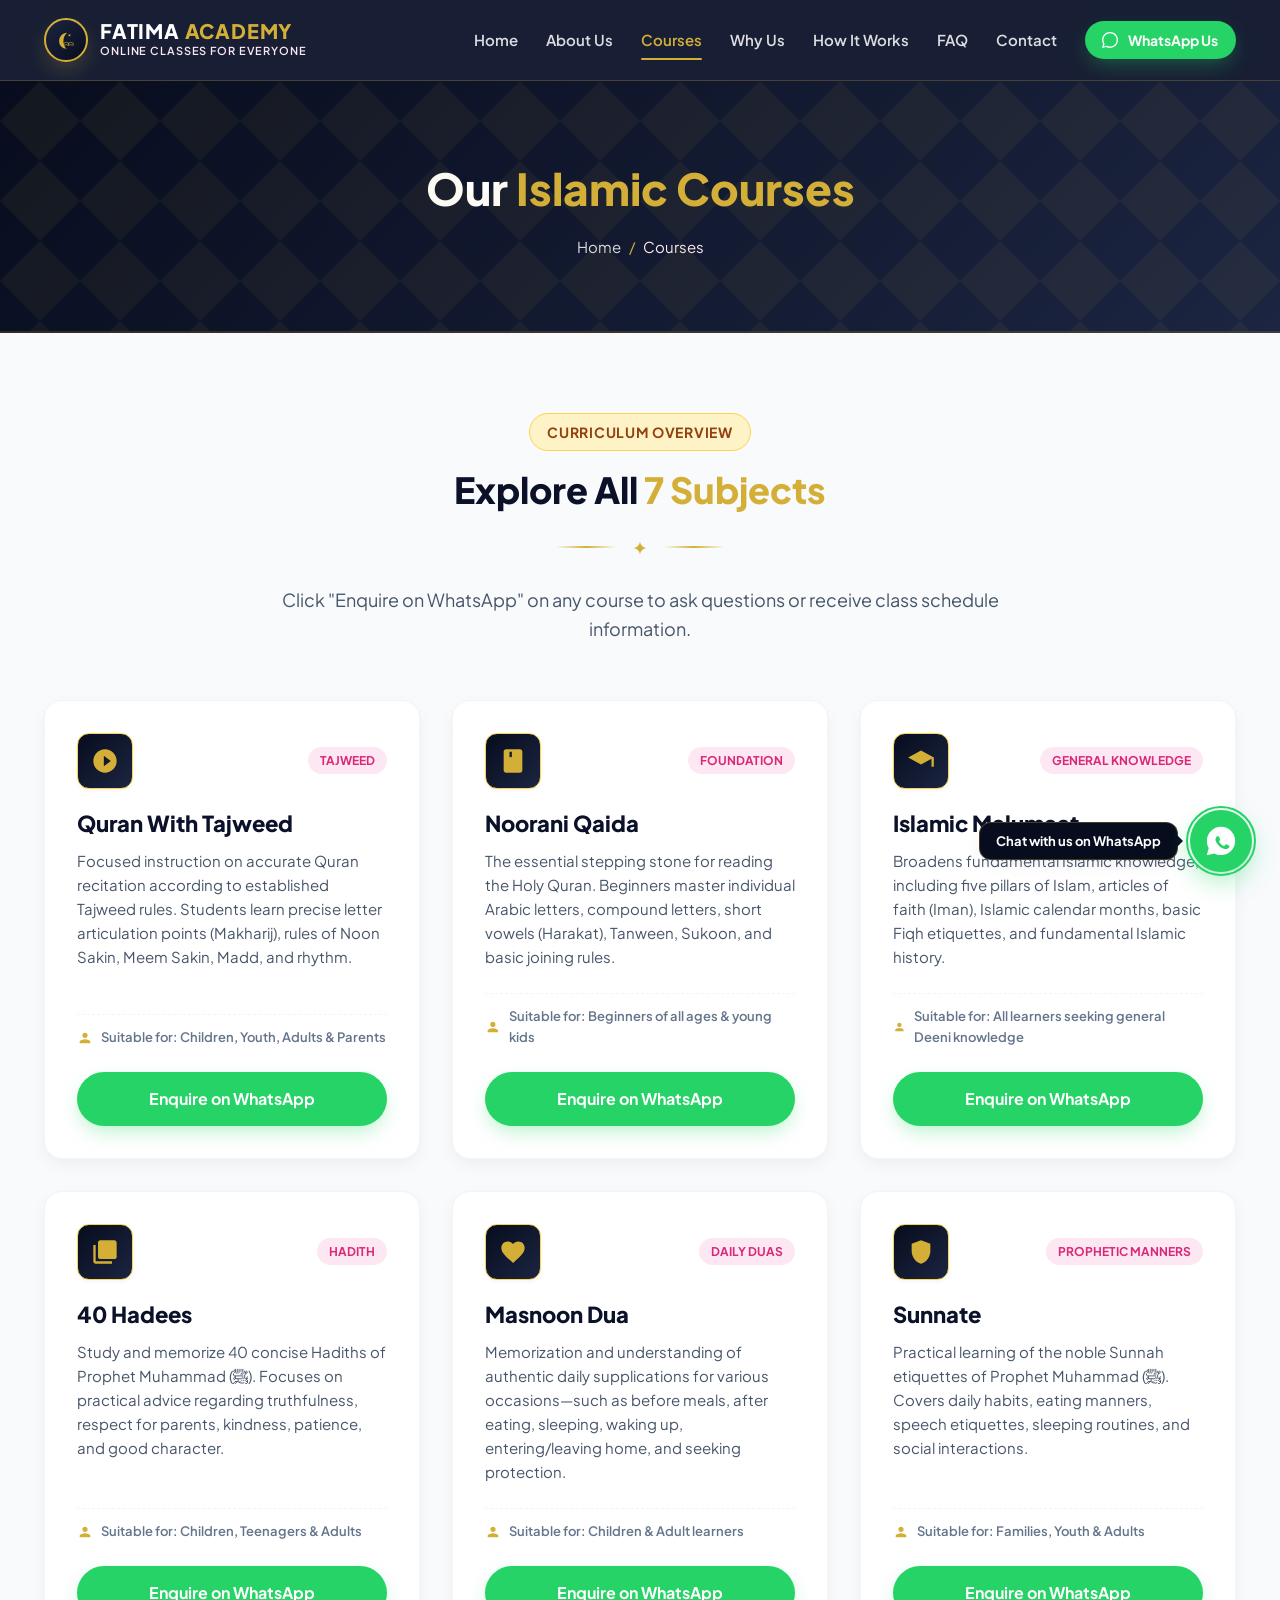
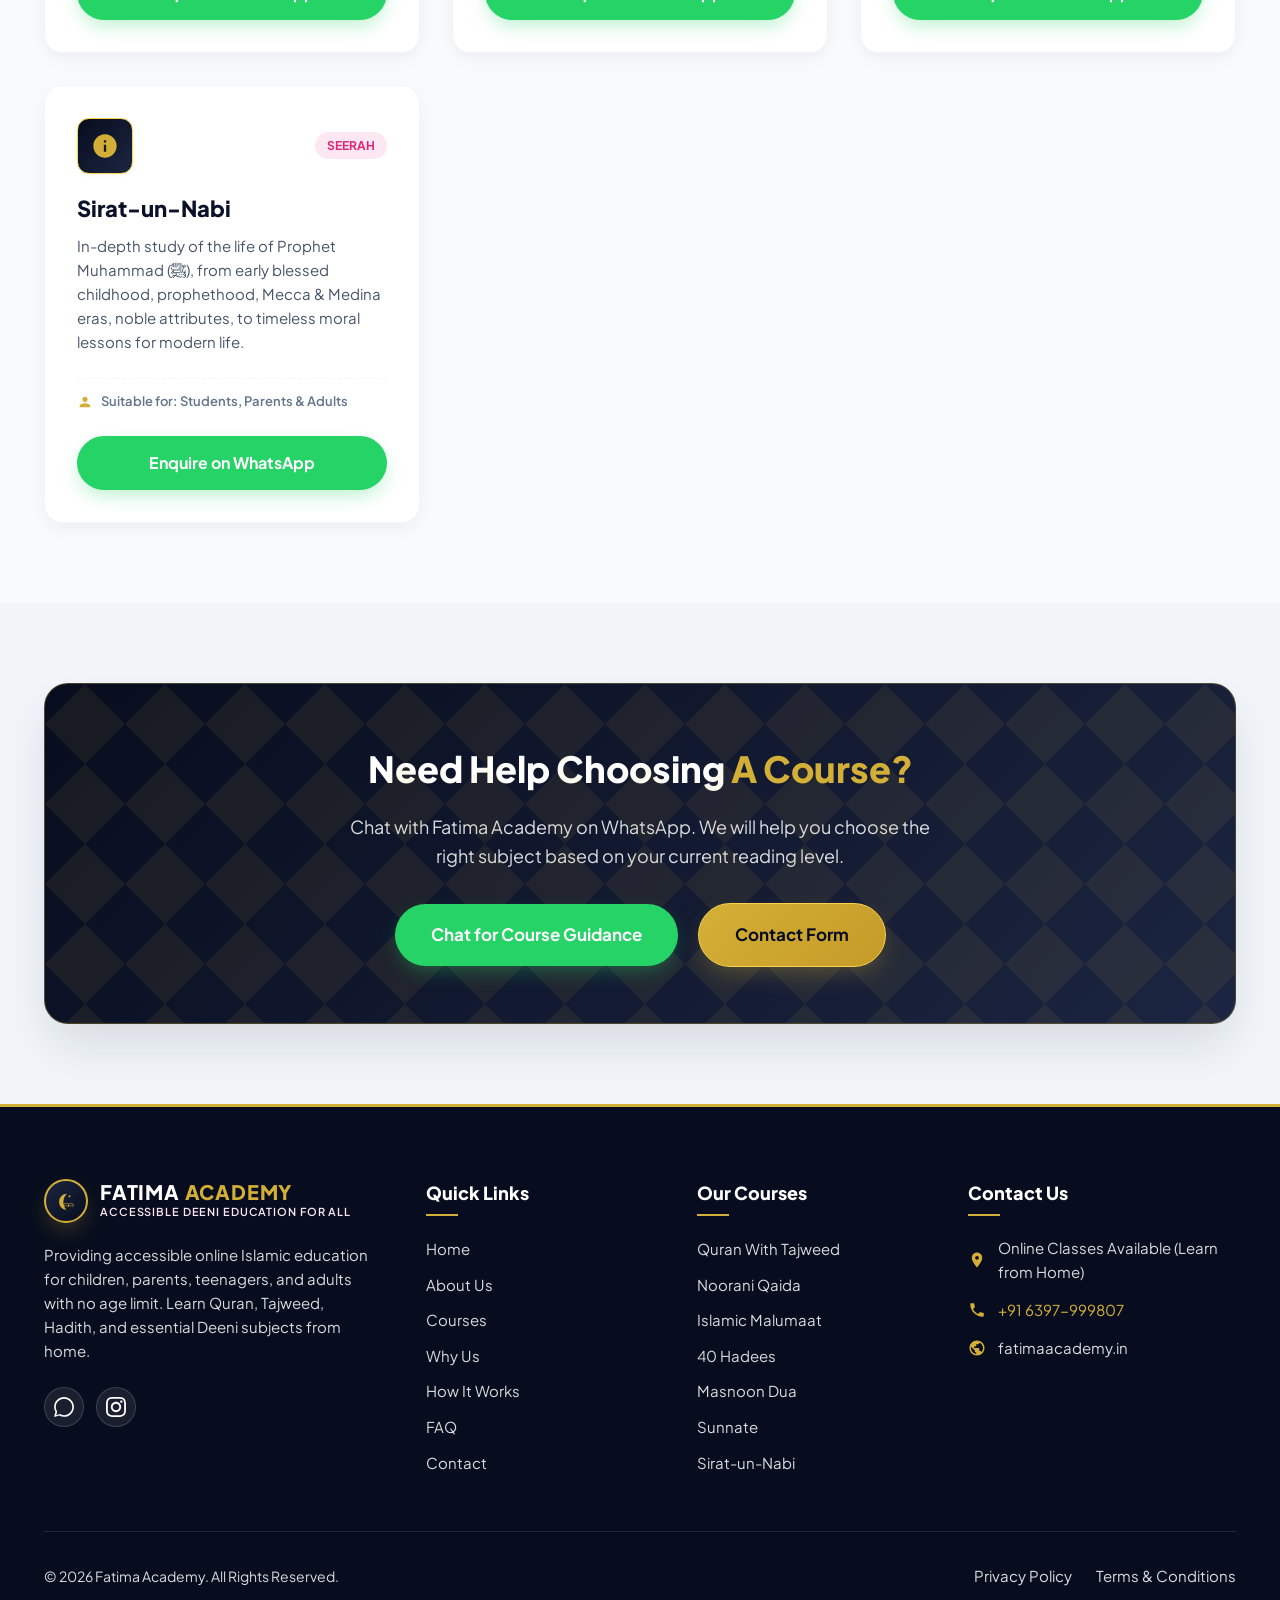
<file: courses.html>
<!DOCTYPE html>
<html lang="en">
<head>
  <meta charset="UTF-8">
  <meta name="viewport" content="width=device-width, initial-scale=1.0">
  <title>Courses Offered | Fatima Academy</title>
  <meta name="description" content="Explore online Islamic courses at Fatima Academy: Quran With Tajweed, Noorani Qaida, Islamic Malumaat, 40 Hadees, Masnoon Dua, Sunnate, and Sirat-un-Nabi.">
  <meta name="keywords" content="Quran classes online, Noorani Qaida course, Tajweed online, Islamic subjects, Hadith course, Sirat un Nabi online">
  
  <meta property="og:title" content="Our Courses | Fatima Academy">
  <meta property="og:description" content="Online Islamic subjects for children and adults: Tajweed, Qaida, Hadees, Duas, Sunnah, and Seerah. Enquire on WhatsApp today.">
  <meta property="og:type" content="website">
  <meta property="og:url" content="https://fatimaacademy.in/courses.html">
  
  <link rel="icon" type="image/svg+xml" href="favicon.svg">
  <link rel="stylesheet" href="css/style.css">
</head>
<body>
  <a href="#main-content" class="skip-link">Skip to main content</a>

  <!-- Header -->
  <header class="header">
    <div class="container nav-container">
      <a href="index.html" class="brand-logo" aria-label="Fatima Academy Home">
        <div class="brand-icon-wrapper">
          <svg viewBox="0 0 512 512" width="24" height="24">
            <path d="M280 100 C 180 100, 110 180, 110 280 C 110 370, 180 440, 270 440 C 230 410, 200 350, 200 280 C 200 200, 240 130, 280 100 Z" fill="#D4AF37"/>
            <polygon points="330,120 338,144 362,144 343,159 350,183 330,168 310,183 317,159 298,144 322,144" fill="#D4AF37"/>
            <path d="M 210 320 Q 260 290 310 320 L 310 370 Q 260 340 210 370 Z" fill="none" stroke="#D4AF37" stroke-width="12"/>
            <path d="M 310 320 Q 360 290 410 320 L 410 370 Q 360 340 310 370 Z" fill="none" stroke="#D4AF37" stroke-width="12"/>
          </svg>
        </div>
        <div class="brand-text">
          <span class="brand-title">FATIMA <span>ACADEMY</span></span>
          <span class="brand-tagline">Online Classes for Everyone</span>
        </div>
      </a>

      <button class="mobile-toggle" id="mobile-toggle" aria-label="Toggle navigation menu" aria-expanded="false" aria-controls="nav-menu">
        <span></span>
        <span></span>
        <span></span>
      </button>

      <nav class="nav-menu" id="nav-menu">
        <a href="index.html" class="nav-link">Home</a>
        <a href="about.html" class="nav-link">About Us</a>
        <a href="courses.html" class="nav-link active">Courses</a>
        <a href="why-us.html" class="nav-link">Why Us</a>
        <a href="how-it-works.html" class="nav-link">How It Works</a>
        <a href="faq.html" class="nav-link">FAQ</a>
        <a href="contact.html" class="nav-link">Contact</a>
        <a href="https://wa.me/916397999807?text=Assalamu%20Alaikum%2C%20I%20would%20like%20to%20know%20more%20about%20Fatima%20Academy%20online%20classes." target="_blank" rel="noopener noreferrer" class="btn btn-whatsapp btn-sm nav-cta-btn">
          <svg viewBox="0 0 24 24" width="16" height="16" fill="currentColor"><path d="M.057 24l1.687-6.163c-1.041-1.804-1.588-3.849-1.587-5.946.003-6.556 5.338-11.891 11.893-11.891 3.181.001 6.167 1.24 8.413 3.488 2.245 2.248 3.481 5.236 3.48 8.414-.003 6.557-5.338 11.892-11.893 11.892-1.99-.001-3.951-.5-5.688-1.448l-6.305 1.654zm6.597-3.807c1.676.995 3.276 1.591 5.392 1.592 5.448 0 9.886-4.434 9.889-9.885.002-5.462-4.415-9.89-9.881-9.892-5.452 0-9.887 4.434-9.889 9.884-.001 2.225.651 3.891 1.746 5.634l-1.14 4.162 4.223-1.107z"/></svg>
          WhatsApp Us
        </a>
      </nav>
    </div>
  </header>
  <div class="nav-overlay" id="nav-overlay"></div>

  <!-- Page Hero -->
  <section class="page-hero">
    <div class="hero-pattern"></div>
    <div class="container text-center">
      <h1 class="page-hero-title">Our <span>Islamic Courses</span></h1>
      <div class="breadcrumb justify-center" style="display: flex; justify-content: center;">
        <a href="index.html">Home</a>
        <span class="breadcrumb-separator">/</span>
        <span>Courses</span>
      </div>
    </div>
  </section>

  <!-- Main Content -->
  <main id="main-content">
    <section class="section-padding">
      <div class="container">
        <div class="section-header reveal">
          <span class="section-badge gold">Curriculum Overview</span>
          <h2 class="section-title">Explore All <span>7 Subjects</span></h2>
          <div class="ornament-divider"><span class="ornament-symbol">✦</span></div>
          <p class="section-subtitle">Click "Enquire on WhatsApp" on any course to ask questions or receive class schedule information.</p>
        </div>

        <div class="courses-grid">

          <!-- 1. Quran With Tajweed -->
          <div class="course-card reveal">
            <div class="course-card-top">
              <div class="course-icon-badge">
                <svg viewBox="0 0 24 24"><path d="M12 2C6.48 2 2 6.48 2 12s4.48 10 10 10 10-4.48 10-10S17.52 2 12 2zm-1 14.5v-9l6 4.5-6 4.5z"/></svg>
              </div>
              <span class="course-tag">Tajweed</span>
            </div>
            <h3 class="course-title">Quran With Tajweed</h3>
            <p class="course-desc">Focused instruction on accurate Quran recitation according to established Tajweed rules. Students learn precise letter articulation points (Makharij), rules of Noon Sakin, Meem Sakin, Madd, and rhythm.</p>
            <div class="course-audience">
              <svg viewBox="0 0 24 24"><path d="M12 12c2.21 0 4-1.79 4-4s-1.79-4-4-4-4 1.79-4 4 1.79 4 4 4zm0 2c-2.67 0-8 1.34-8 4v2h16v-2c0-2.66-5.33-4-8-4z"/></svg>
              <span>Suitable for: Children, Youth, Adults & Parents</span>
            </div>
            <button class="btn btn-whatsapp" data-whatsapp-msg="Assalamu Alaikum, I am interested in Quran With Tajweed classes. Please share the details.">Enquire on WhatsApp</button>
          </div>

          <!-- 2. Noorani Qaida -->
          <div class="course-card reveal">
            <div class="course-card-top">
              <div class="course-icon-badge">
                <svg viewBox="0 0 24 24"><path d="M18 2H6c-1.1 0-2 .9-2 2v16c0 1.1.9 2 2 2h12c1.1 0 2-.9 2-2V4c0-1.1-.9-2-2-2zM9 4h2v5l-1-.75L9 9V4z"/></svg>
              </div>
              <span class="course-tag">Foundation</span>
            </div>
            <h3 class="course-title">Noorani Qaida</h3>
            <p class="course-desc">The essential stepping stone for reading the Holy Quran. Beginners master individual Arabic letters, compound letters, short vowels (Harakat), Tanween, Sukoon, and basic joining rules.</p>
            <div class="course-audience">
              <svg viewBox="0 0 24 24"><path d="M12 12c2.21 0 4-1.79 4-4s-1.79-4-4-4-4 1.79-4 4 1.79 4 4 4zm0 2c-2.67 0-8 1.34-8 4v2h16v-2c0-2.66-5.33-4-8-4z"/></svg>
              <span>Suitable for: Beginners of all ages & young kids</span>
            </div>
            <button class="btn btn-whatsapp" data-whatsapp-msg="Assalamu Alaikum, I am interested in Noorani Qaida classes. Please share the details.">Enquire on WhatsApp</button>
          </div>

          <!-- 3. Islamic Malumaat -->
          <div class="course-card reveal">
            <div class="course-card-top">
              <div class="course-icon-badge">
                <svg viewBox="0 0 24 24"><path d="M12 3L1 9l11 6 9-4.91V17h2V9L12 3z"/></svg>
              </div>
              <span class="course-tag">General Knowledge</span>
            </div>
            <h3 class="course-title">Islamic Malumaat</h3>
            <p class="course-desc">Broadens fundamental Islamic knowledge, including five pillars of Islam, articles of faith (Iman), Islamic calendar months, basic Fiqh etiquettes, and fundamental Islamic history.</p>
            <div class="course-audience">
              <svg viewBox="0 0 24 24"><path d="M12 12c2.21 0 4-1.79 4-4s-1.79-4-4-4-4 1.79-4 4 1.79 4 4 4zm0 2c-2.67 0-8 1.34-8 4v2h16v-2c0-2.66-5.33-4-8-4z"/></svg>
              <span>Suitable for: All learners seeking general Deeni knowledge</span>
            </div>
            <button class="btn btn-whatsapp" data-whatsapp-msg="Assalamu Alaikum, I am interested in Islamic Malumaat classes. Please share the details.">Enquire on WhatsApp</button>
          </div>

          <!-- 4. 40 Hadees -->
          <div class="course-card reveal">
            <div class="course-card-top">
              <div class="course-icon-badge">
                <svg viewBox="0 0 24 24"><path d="M4 6H2v14c0 1.1.9 2 2 2h14v-2H4V6zm16-4H8c-1.1 0-2 .9-2 2v12c0 1.1.9 2 2 2h12c1.1 0 2-.9 2-2V4c0-1.1-.9-2-2-2z"/></svg>
              </div>
              <span class="course-tag">Hadith</span>
            </div>
            <h3 class="course-title">40 Hadees</h3>
            <p class="course-desc">Study and memorize 40 concise Hadiths of Prophet Muhammad (ﷺ). Focuses on practical advice regarding truthfulness, respect for parents, kindness, patience, and good character.</p>
            <div class="course-audience">
              <svg viewBox="0 0 24 24"><path d="M12 12c2.21 0 4-1.79 4-4s-1.79-4-4-4-4 1.79-4 4 1.79 4 4 4zm0 2c-2.67 0-8 1.34-8 4v2h16v-2c0-2.66-5.33-4-8-4z"/></svg>
              <span>Suitable for: Children, Teenagers & Adults</span>
            </div>
            <button class="btn btn-whatsapp" data-whatsapp-msg="Assalamu Alaikum, I am interested in 40 Hadees classes. Please share the details.">Enquire on WhatsApp</button>
          </div>

          <!-- 5. Masnoon Dua -->
          <div class="course-card reveal">
            <div class="course-card-top">
              <div class="course-icon-badge">
                <svg viewBox="0 0 24 24"><path d="M12 21.35l-1.45-1.32C5.4 15.36 2 12.28 2 8.5 2 5.42 4.42 3 7.5 3c1.74 0 3.41.81 4.5 2.09C13.09 3.81 14.76 3 16.5 3 19.58 3 22 5.42 22 8.5c0 3.78-3.4 6.86-8.55 11.54L12 21.35z"/></svg>
              </div>
              <span class="course-tag">Daily Duas</span>
            </div>
            <h3 class="course-title">Masnoon Dua</h3>
            <p class="course-desc">Memorization and understanding of authentic daily supplications for various occasions—such as before meals, after eating, sleeping, waking up, entering/leaving home, and seeking protection.</p>
            <div class="course-audience">
              <svg viewBox="0 0 24 24"><path d="M12 12c2.21 0 4-1.79 4-4s-1.79-4-4-4-4 1.79-4 4 1.79 4 4 4zm0 2c-2.67 0-8 1.34-8 4v2h16v-2c0-2.66-5.33-4-8-4z"/></svg>
              <span>Suitable for: Children & Adult learners</span>
            </div>
            <button class="btn btn-whatsapp" data-whatsapp-msg="Assalamu Alaikum, I am interested in Masnoon Dua classes. Please share the details.">Enquire on WhatsApp</button>
          </div>

          <!-- 6. Sunnate -->
          <div class="course-card reveal">
            <div class="course-card-top">
              <div class="course-icon-badge">
                <svg viewBox="0 0 24 24"><path d="M12 2L4 5v6.09c0 5.05 3.41 9.76 8 10.91 4.59-1.15 8-5.86 8-10.91V5l-8-3z"/></svg>
              </div>
              <span class="course-tag">Prophetic Manners</span>
            </div>
            <h3 class="course-title">Sunnate</h3>
            <p class="course-desc">Practical learning of the noble Sunnah etiquettes of Prophet Muhammad (ﷺ). Covers daily habits, eating manners, speech etiquettes, sleeping routines, and social interactions.</p>
            <div class="course-audience">
              <svg viewBox="0 0 24 24"><path d="M12 12c2.21 0 4-1.79 4-4s-1.79-4-4-4-4 1.79-4 4 1.79 4 4 4zm0 2c-2.67 0-8 1.34-8 4v2h16v-2c0-2.66-5.33-4-8-4z"/></svg>
              <span>Suitable for: Families, Youth & Adults</span>
            </div>
            <button class="btn btn-whatsapp" data-whatsapp-msg="Assalamu Alaikum, I am interested in Sunnate classes. Please share the details.">Enquire on WhatsApp</button>
          </div>

          <!-- 7. Sirat-un-Nabi -->
          <div class="course-card reveal">
            <div class="course-card-top">
              <div class="course-icon-badge">
                <svg viewBox="0 0 24 24"><path d="M12 2C6.48 2 2 6.48 2 12s4.48 10 10 10 10-4.48 10-10S17.52 2 12 2zm1 15h-2v-6h2v6zm0-8h-2V7h2v2z"/></svg>
              </div>
              <span class="course-tag">Seerah</span>
            </div>
            <h3 class="course-title">Sirat-un-Nabi</h3>
            <p class="course-desc">In-depth study of the life of Prophet Muhammad (ﷺ), from early blessed childhood, prophethood, Mecca & Medina eras, noble attributes, to timeless moral lessons for modern life.</p>
            <div class="course-audience">
              <svg viewBox="0 0 24 24"><path d="M12 12c2.21 0 4-1.79 4-4s-1.79-4-4-4-4 1.79-4 4 1.79 4 4 4zm0 2c-2.67 0-8 1.34-8 4v2h16v-2c0-2.66-5.33-4-8-4z"/></svg>
              <span>Suitable for: Students, Parents & Adults</span>
            </div>
            <button class="btn btn-whatsapp" data-whatsapp-msg="Assalamu Alaikum, I am interested in Sirat-un-Nabi classes. Please share the details.">Enquire on WhatsApp</button>
          </div>

        </div>
      </div>
    </section>

    <!-- CTA BANNER -->
    <section class="section-padding" style="background-color: var(--bg-alt);">
      <div class="container">
        <div class="cta-banner reveal">
          <div class="hero-pattern"></div>
          <h2 class="cta-banner-title">Need Help Choosing <span>A Course?</span></h2>
          <p class="cta-banner-text">Chat with Fatima Academy on WhatsApp. We will help you choose the right subject based on your current reading level.</p>
          <div class="cta-banner-buttons">
            <a href="https://wa.me/916397999807?text=Assalamu%20Alaikum%2C%20I%20need%20guidance%20in%20selecting%20a%20course%20at%20Fatima%20Academy." target="_blank" rel="noopener noreferrer" class="btn btn-whatsapp btn-lg">
              Chat for Course Guidance
            </a>
            <a href="contact.html" class="btn btn-primary btn-lg">Contact Form</a>
          </div>
        </div>
      </div>
    </section>
  </main>

  <!-- FLOATING WHATSAPP BUTTON -->
  <div class="floating-whatsapp-container">
    <div class="whatsapp-tooltip">Chat with us on WhatsApp</div>
    <a href="https://wa.me/916397999807?text=Assalamu%20Alaikum%2C%20I%20would%20like%20to%20know%20more%20about%20Fatima%20Academy%20online%20classes." target="_blank" rel="noopener noreferrer" class="floating-whatsapp-btn" aria-label="Chat with Fatima Academy on WhatsApp">
      <svg viewBox="0 0 24 24" width="34" height="34" fill="currentColor">
        <path d="M12.011 2c-5.506 0-9.989 4.478-9.99 9.984 0 1.758.459 3.474 1.33 4.987l-1.414 5.163 5.284-1.385c1.458.796 3.103 1.215 4.786 1.216h.004c5.505 0 9.989-4.478 9.99-9.985 0-2.667-1.037-5.176-2.922-7.062-1.886-1.886-4.396-2.923-7.068-2.923zm5.834 14.164c-.247.695-1.237 1.328-1.705 1.408-.468.08-.857.348-2.883-.456-2.438-.967-4.004-3.447-4.126-3.609-.122-.162-.992-1.32-1.002-2.528-.01-1.208.618-1.802.839-2.043.221-.241.482-.302.643-.302.161 0 .322.002.463.009.15.008.352-.057.552.422.201.482.683 1.668.743 1.789.06.12.1.261.02.422-.08.161-.12.261-.241.402-.12.141-.252.315-.36.423-.12.12-.246.251-.106.492.14.241.624 1.03 1.341 1.668.922.82 1.7 1.074 1.941 1.194.241.12.382.1.522-.06.141-.161.603-.703.764-.944.161-.241.322-.201.542-.12.221.08 1.407.663 1.648.784.241.12.402.181.462.281.06.101.06.583-.187 1.278z"/>
      </svg>
    </a>
  </div>

  <!-- Footer -->
  <footer class="footer">
    <div class="container">
      <div class="footer-grid">
        <div class="footer-brand">
          <a href="index.html" class="brand-logo" aria-label="Fatima Academy">
            <div class="brand-icon-wrapper">
              <svg viewBox="0 0 512 512" width="24" height="24">
                <path d="M280 100 C 180 100, 110 180, 110 280 C 110 370, 180 440, 270 440 C 230 410, 200 350, 200 280 C 200 200, 240 130, 280 100 Z" fill="#D4AF37"/>
                <polygon points="330,120 338,144 362,144 343,159 350,183 330,168 310,183 317,159 298,144 322,144" fill="#D4AF37"/>
                <path d="M 210 320 Q 260 290 310 320 L 310 370 Q 260 340 210 370 Z" fill="none" stroke="#D4AF37" stroke-width="12"/>
                <path d="M 310 320 Q 360 290 410 320 L 410 370 Q 360 340 310 370 Z" fill="none" stroke="#D4AF37" stroke-width="12"/>
              </svg>
            </div>
            <div class="brand-text">
              <span class="brand-title">FATIMA <span>ACADEMY</span></span>
              <span class="brand-tagline">Accessible Deeni Education for All</span>
            </div>
          </a>
          <p>Providing accessible online Islamic education for children, parents, teenagers, and adults with no age limit. Learn Quran, Tajweed, Hadith, and essential Deeni subjects from home.</p>
          <div class="footer-socials">
            <a href="https://wa.me/916397999807" target="_blank" rel="noopener noreferrer" class="social-icon" aria-label="WhatsApp">
              <svg viewBox="0 0 24 24" width="20" height="20" fill="currentColor"><path d="M.057 24l1.687-6.163c-1.041-1.804-1.588-3.849-1.587-5.946.003-6.556 5.338-11.891 11.893-11.891 3.181.001 6.167 1.24 8.413 3.488 2.245 2.248 3.481 5.236 3.48 8.414-.003 6.557-5.338 11.892-11.893 11.892-1.99-.001-3.951-.5-5.688-1.448l-6.305 1.654zm6.597-3.807c1.676.995 3.276 1.591 5.392 1.592 5.448 0 9.886-4.434 9.889-9.885.002-5.462-4.415-9.89-9.881-9.892-5.452 0-9.887 4.434-9.889 9.884-.001 2.225.651 3.891 1.746 5.634l-1.14 4.162 4.223-1.107z"/></svg>
            </a>
            <a href="#" target="_blank" rel="noopener noreferrer" class="social-icon" aria-label="Instagram (Placeholder)">
              <svg viewBox="0 0 24 24" width="20" height="20" fill="currentColor"><path d="M12 2.163c3.204 0 3.584.012 4.85.07 3.252.148 4.771 1.691 4.919 4.919.058 1.265.069 1.645.069 4.849 0 3.205-.012 3.584-.069 4.849-.149 3.225-1.664 4.771-4.919 4.919-1.266.058-1.644.07-4.85.07-3.204 0-3.584-.012-4.849-.07-3.26-.149-4.771-1.699-4.919-4.92-.058-1.265-.07-1.644-.07-4.849 0-3.204.013-3.583.07-4.849.149-3.227 1.664-4.771 4.919-4.919 1.266-.057 1.645-.069 4.849-.069zm0-2.163c-3.259 0-3.667.014-4.947.072-4.358.2-6.78 2.618-6.98 6.98-.059 1.281-.073 1.689-.073 4.948 0 3.259.014 3.668.072 4.948.2 4.358 2.618 6.78 6.98 6.98 1.281.058 1.689.072 4.948.072 3.259 0 3.668-.014 4.948-.072 4.354-.2 6.782-2.618 6.979-6.98.059-1.28.073-1.689.073-4.948 0-3.259-.014-3.667-.072-4.947-.196-4.354-2.617-6.78-6.979-6.98-1.281-.059-1.69-.073-4.949-.073zm0 5.838c-3.403 0-6.162 2.759-6.162 6.162s2.759 6.163 6.162 6.163 6.162-2.759 6.162-6.163c0-3.403-2.759-6.162-6.162-6.162zm0 10.162c-2.209 0-4-1.79-4-4 0-2.209 1.791-4 4-4s4 1.791 4 4c0 2.21-1.791 4-4 4zm6.406-11.845c-.796 0-1.441.645-1.441 1.44s.645 1.44 1.441 1.44c.795 0 1.439-.645 1.439-1.44s-.644-1.44-1.439-1.44z"/></svg>
            </a>
          </div>
        </div>

        <div class="footer-widget">
          <h3 class="footer-widget-title">Quick Links</h3>
          <ul class="footer-links">
            <li><a href="index.html" class="footer-link">Home</a></li>
            <li><a href="about.html" class="footer-link">About Us</a></li>
            <li><a href="courses.html" class="footer-link">Courses</a></li>
            <li><a href="why-us.html" class="footer-link">Why Us</a></li>
            <li><a href="how-it-works.html" class="footer-link">How It Works</a></li>
            <li><a href="faq.html" class="footer-link">FAQ</a></li>
            <li><a href="contact.html" class="footer-link">Contact</a></li>
          </ul>
        </div>

        <div class="footer-widget">
          <h3 class="footer-widget-title">Our Courses</h3>
          <ul class="footer-links">
            <li><a href="courses.html" class="footer-link">Quran With Tajweed</a></li>
            <li><a href="courses.html" class="footer-link">Noorani Qaida</a></li>
            <li><a href="courses.html" class="footer-link">Islamic Malumaat</a></li>
            <li><a href="courses.html" class="footer-link">40 Hadees</a></li>
            <li><a href="courses.html" class="footer-link">Masnoon Dua</a></li>
            <li><a href="courses.html" class="footer-link">Sunnate</a></li>
            <li><a href="courses.html" class="footer-link">Sirat-un-Nabi</a></li>
          </ul>
        </div>

        <div class="footer-widget">
          <h3 class="footer-widget-title">Contact Us</h3>
          <div class="footer-contact-item">
            <svg viewBox="0 0 24 24"><path d="M12 2C8.13 2 5 5.13 5 9c0 5.25 7 13 7 13s7-7.75 7-13c0-3.87-3.13-7-7-7zm0 9.5c-1.38 0-2.5-1.12-2.5-2.5s1.12-2.5 2.5-2.5 2.5 1.12 2.5 2.5-1.12 2.5-2.5 2.5z"/></svg>
            <span>Online Classes Available (Learn from Home)</span>
          </div>
          <div class="footer-contact-item">
            <svg viewBox="0 0 24 24"><path d="M6.62 10.79c1.44 2.83 3.76 5.14 6.59 6.59l2.2-2.2c.27-.27.67-.36 1.02-.24 1.12.37 2.33.57 3.57.57.55 0 1 .45 1 1V20c0 .55-.45 1-1 1-9.39 0-17-7.61-17-17 0-.55.45-1 1-1h3.5c.55 0 1 .45 1 1 0 1.25.2 2.45.57 3.57.11.35.03.74-.25 1.02l-2.2 2.2z"/></svg>
            <a href="https://wa.me/916397999807" target="_blank" rel="noopener noreferrer" style="color:var(--gold-primary);">+91 6397-999807</a>
          </div>
          <div class="footer-contact-item">
            <svg viewBox="0 0 24 24"><path d="M12 2C6.48 2 2 6.48 2 12s4.48 10 10 10 10-4.48 10-10S17.52 2 12 2zm-1 17.93c-3.95-.49-7-3.85-7-7.93 0-.62.08-1.21.21-1.79L9 15v1c0 1.1.9 2 2 2v1.93zm6.9-2.54c-.26-.81-1-1.39-1.9-1.39h-1v-3c0-.55-.45-1-1-1H8v-2h2c.55 0 1-.45 1-1V7h2c1.1 0 2-.9 2-2v-.41c2.93 1.19 5 4.06 5 7.41 0 2.08-.8 3.97-2.1 5.39z"/></svg>
            <span>fatimaacademy.in</span>
          </div>
        </div>
      </div>

      <div class="footer-bottom">
        <p>&copy; <span id="current-year">2026</span> Fatima Academy. All Rights Reserved.</p>
        <div class="footer-legal-links">
          <a href="privacy-policy.html" class="footer-link">Privacy Policy</a>
          <a href="terms.html" class="footer-link">Terms & Conditions</a>
        </div>
      </div>
    </div>
  </footer>

  <script src="js/script.js"></script>
</body>
</html>
</file>
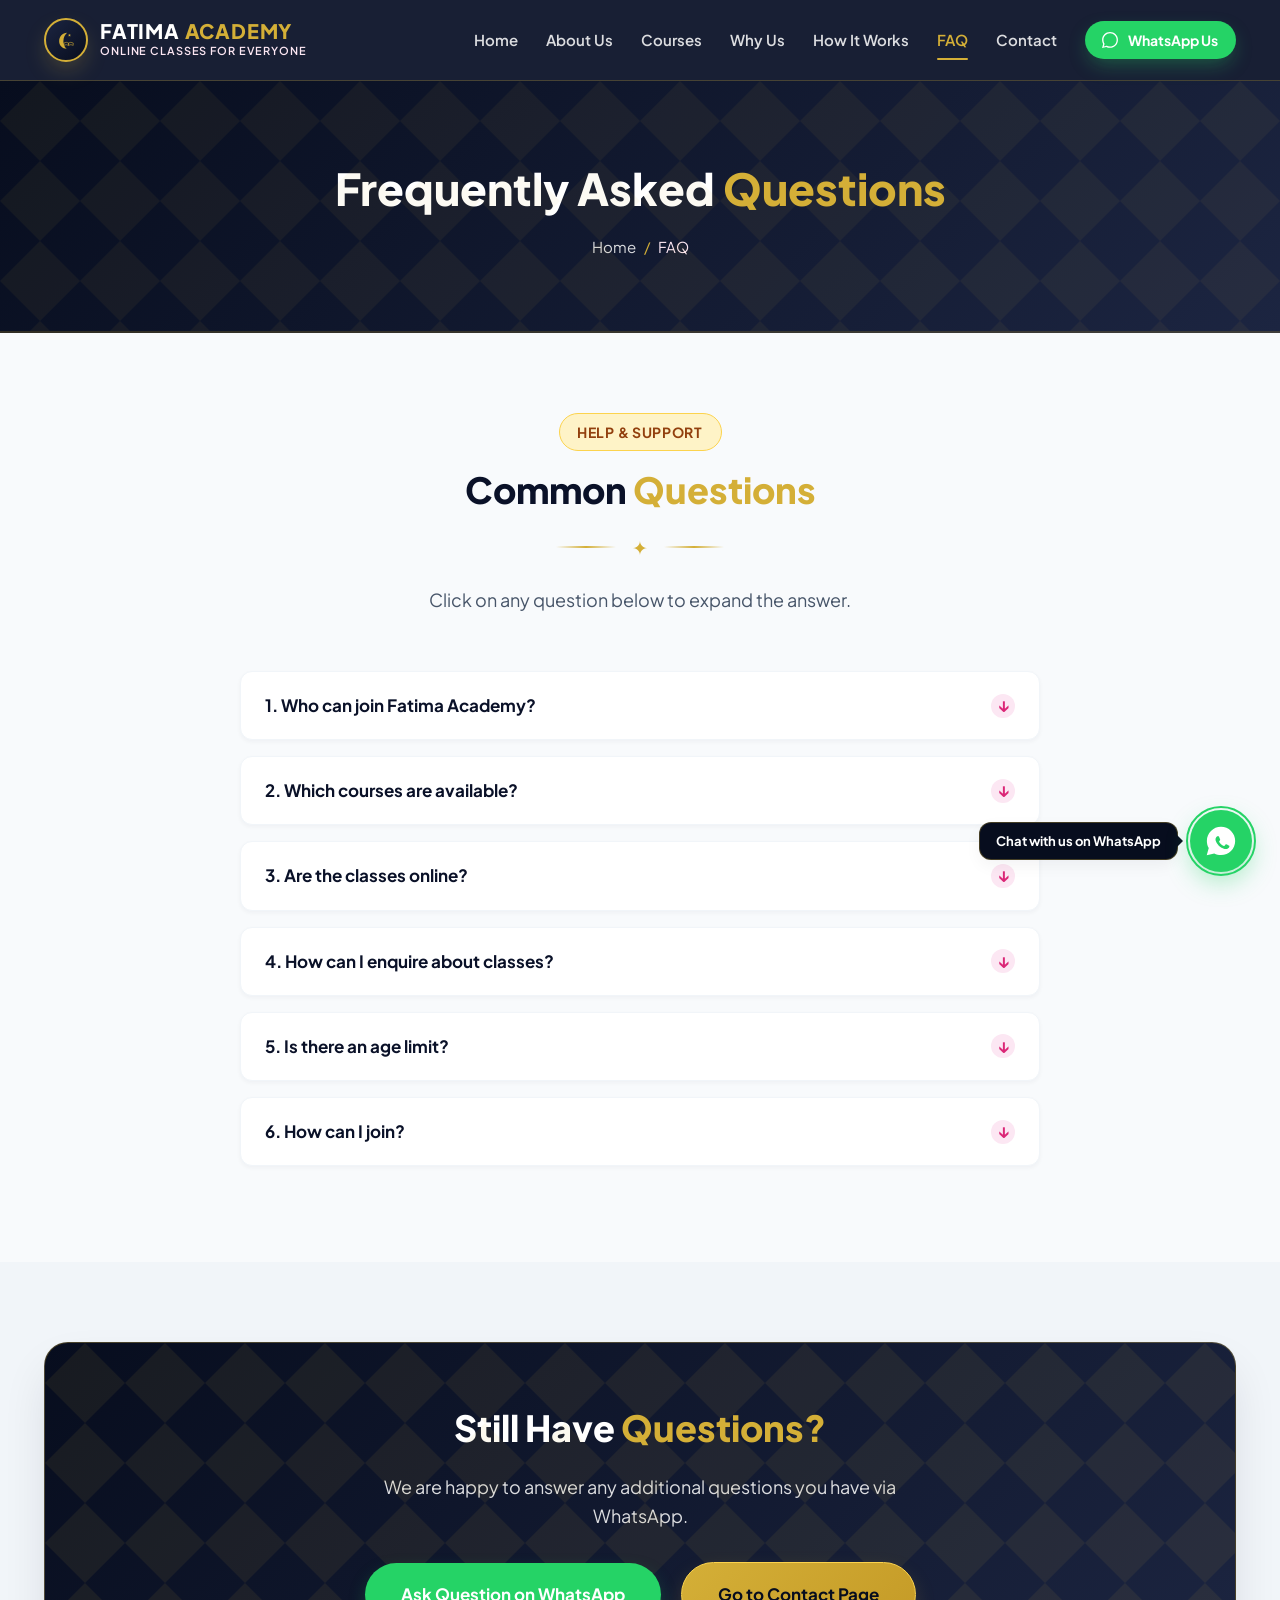
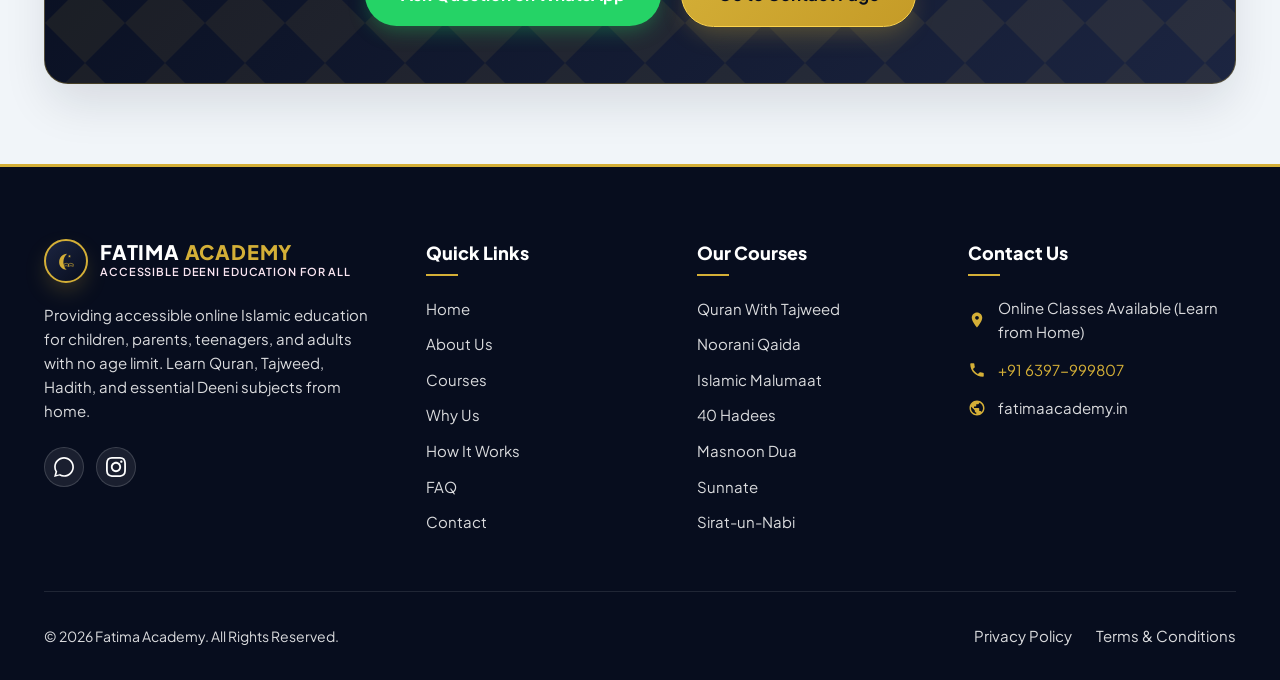
<file: faq.html>
<!DOCTYPE html>
<html lang="en">
<head>
  <meta charset="UTF-8">
  <meta name="viewport" content="width=device-width, initial-scale=1.0">
  <title>Frequently Asked Questions | Fatima Academy</title>
  <meta name="description" content="Find answers to common questions about Fatima Academy online Islamic classes, course offerings, age limits, and enrollment instructions.">
  <meta name="keywords" content="Fatima Academy FAQ, online Quran questions, Islamic education FAQ, WhatsApp enquiry">
  
  <meta property="og:title" content="Frequently Asked Questions | Fatima Academy">
  <meta property="og:description" content="Got questions about online classes, age limits, or courses? Read our answers or chat with us on WhatsApp.">
  <meta property="og:type" content="website">
  <meta property="og:url" content="https://fatimaacademy.in/faq.html">
  
  <link rel="icon" type="image/svg+xml" href="favicon.svg">
  <link rel="stylesheet" href="css/style.css">
</head>
<body>
  <a href="#main-content" class="skip-link">Skip to main content</a>

  <!-- Header -->
  <header class="header">
    <div class="container nav-container">
      <a href="index.html" class="brand-logo" aria-label="Fatima Academy Home">
        <div class="brand-icon-wrapper">
          <svg viewBox="0 0 512 512" width="24" height="24">
            <path d="M280 100 C 180 100, 110 180, 110 280 C 110 370, 180 440, 270 440 C 230 410, 200 350, 200 280 C 200 200, 240 130, 280 100 Z" fill="#D4AF37"/>
            <polygon points="330,120 338,144 362,144 343,159 350,183 330,168 310,183 317,159 298,144 322,144" fill="#D4AF37"/>
            <path d="M 210 320 Q 260 290 310 320 L 310 370 Q 260 340 210 370 Z" fill="none" stroke="#D4AF37" stroke-width="12"/>
            <path d="M 310 320 Q 360 290 410 320 L 410 370 Q 360 340 310 370 Z" fill="none" stroke="#D4AF37" stroke-width="12"/>
          </svg>
        </div>
        <div class="brand-text">
          <span class="brand-title">FATIMA <span>ACADEMY</span></span>
          <span class="brand-tagline">Online Classes for Everyone</span>
        </div>
      </a>

      <button class="mobile-toggle" id="mobile-toggle" aria-label="Toggle navigation menu" aria-expanded="false" aria-controls="nav-menu">
        <span></span>
        <span></span>
        <span></span>
      </button>

      <nav class="nav-menu" id="nav-menu">
        <a href="index.html" class="nav-link">Home</a>
        <a href="about.html" class="nav-link">About Us</a>
        <a href="courses.html" class="nav-link">Courses</a>
        <a href="why-us.html" class="nav-link">Why Us</a>
        <a href="how-it-works.html" class="nav-link">How It Works</a>
        <a href="faq.html" class="nav-link active">FAQ</a>
        <a href="contact.html" class="nav-link">Contact</a>
        <a href="https://wa.me/916397999807?text=Assalamu%20Alaikum%2C%20I%20would%20like%20to%20know%20more%20about%20Fatima%20Academy%20online%20classes." target="_blank" rel="noopener noreferrer" class="btn btn-whatsapp btn-sm nav-cta-btn">
          <svg viewBox="0 0 24 24" width="16" height="16" fill="currentColor"><path d="M.057 24l1.687-6.163c-1.041-1.804-1.588-3.849-1.587-5.946.003-6.556 5.338-11.891 11.893-11.891 3.181.001 6.167 1.24 8.413 3.488 2.245 2.248 3.481 5.236 3.48 8.414-.003 6.557-5.338 11.892-11.893 11.892-1.99-.001-3.951-.5-5.688-1.448l-6.305 1.654zm6.597-3.807c1.676.995 3.276 1.591 5.392 1.592 5.448 0 9.886-4.434 9.889-9.885.002-5.462-4.415-9.89-9.881-9.892-5.452 0-9.887 4.434-9.889 9.884-.001 2.225.651 3.891 1.746 5.634l-1.14 4.162 4.223-1.107z"/></svg>
          WhatsApp Us
        </a>
      </nav>
    </div>
  </header>
  <div class="nav-overlay" id="nav-overlay"></div>

  <!-- Page Hero -->
  <section class="page-hero">
    <div class="hero-pattern"></div>
    <div class="container text-center">
      <h1 class="page-hero-title">Frequently Asked <span>Questions</span></h1>
      <div class="breadcrumb justify-center" style="display: flex; justify-content: center;">
        <a href="index.html">Home</a>
        <span class="breadcrumb-separator">/</span>
        <span>FAQ</span>
      </div>
    </div>
  </section>

  <!-- Main Content -->
  <main id="main-content">
    <section class="section-padding">
      <div class="container">
        <div class="section-header reveal">
          <span class="section-badge gold">Help & Support</span>
          <h2 class="section-title">Common <span>Questions</span></h2>
          <div class="ornament-divider"><span class="ornament-symbol">✦</span></div>
          <p class="section-subtitle">Click on any question below to expand the answer.</p>
        </div>

        <div class="faq-container reveal">
          
          <!-- Q1 -->
          <div class="faq-item">
            <button class="faq-button" aria-expanded="false">
              <span>1. Who can join Fatima Academy?</span>
              <span class="faq-icon">↓</span>
            </button>
            <div class="faq-content" aria-hidden="true">
              <div class="faq-content-inner">
                Online classes are intended for learners of different age groups, including children, teenagers, parents, and adult learners. Contact the academy directly to enquire about specific course arrangements.
              </div>
            </div>
          </div>

          <!-- Q2 -->
          <div class="faq-item">
            <button class="faq-button" aria-expanded="false">
              <span>2. Which courses are available?</span>
              <span class="faq-icon">↓</span>
            </button>
            <div class="faq-content" aria-hidden="true">
              <div class="faq-content-inner">
                Fatima Academy currently offers 7 core subjects:<br>
                • Quran With Tajweed<br>
                • Noorani Qaida<br>
                • Islamic Malumaat<br>
                • 40 Hadees<br>
                • Masnoon Dua<br>
                • Sunnate<br>
                • Sirat-un-Nabi
              </div>
            </div>
          </div>

          <!-- Q3 -->
          <div class="faq-item">
            <button class="faq-button" aria-expanded="false">
              <span>3. Are the classes online?</span>
              <span class="faq-icon">↓</span>
            </button>
            <div class="faq-content" aria-hidden="true">
              <div class="faq-content-inner">
                Yes, Fatima Academy offers live online classes, enabling students to learn conveniently from the comfort of their home without traveling.
              </div>
            </div>
          </div>

          <!-- Q4 -->
          <div class="faq-item">
            <button class="faq-button" aria-expanded="false">
              <span>4. How can I enquire about classes?</span>
              <span class="faq-icon">↓</span>
            </button>
            <div class="faq-content" aria-hidden="true">
              <div class="faq-content-inner">
                You can contact Fatima Academy directly through WhatsApp at <strong>+91 6397-999807</strong> or submit your inquiry through our online website contact form.
              </div>
            </div>
          </div>

          <!-- Q5 -->
          <div class="faq-item">
            <button class="faq-button" aria-expanded="false">
              <span>5. Is there an age limit?</span>
              <span class="faq-icon">↓</span>
            </button>
            <div class="faq-content" aria-hidden="true">
              <div class="faq-content-inner">
                No, the academy's promotional material states that there is <strong>no age limit</strong>. Learners of all age brackets are welcome to start.
              </div>
            </div>
          </div>

          <!-- Q6 -->
          <div class="faq-item">
            <button class="faq-button" aria-expanded="false">
              <span>6. How can I join?</span>
              <span class="faq-icon">↓</span>
            </button>
            <div class="faq-content" aria-hidden="true">
              <div class="faq-content-inner">
                Contact Fatima Academy through WhatsApp to receive class timing options, enrollment guidance, and course details.
              </div>
            </div>
          </div>

        </div>
      </div>
    </section>

    <!-- STILL HAVE QUESTIONS BANNER -->
    <section class="section-padding" style="background-color: var(--bg-alt);">
      <div class="container">
        <div class="cta-banner reveal">
          <div class="hero-pattern"></div>
          <h2 class="cta-banner-title">Still Have <span>Questions?</span></h2>
          <p class="cta-banner-text">We are happy to answer any additional questions you have via WhatsApp.</p>
          <div class="cta-banner-buttons">
            <a href="https://wa.me/916397999807?text=Assalamu%20Alaikum%2C%20I%20have%20a%20question%20regarding%20Fatima%20Academy%20classes." target="_blank" rel="noopener noreferrer" class="btn btn-whatsapp btn-lg">
              Ask Question on WhatsApp
            </a>
            <a href="contact.html" class="btn btn-primary btn-lg">Go to Contact Page</a>
          </div>
        </div>
      </div>
    </section>
  </main>

  <!-- FLOATING WHATSAPP BUTTON -->
  <div class="floating-whatsapp-container">
    <div class="whatsapp-tooltip">Chat with us on WhatsApp</div>
    <a href="https://wa.me/916397999807?text=Assalamu%20Alaikum%2C%20I%20would%20like%20to%20know%20more%20about%20Fatima%20Academy%20online%20classes." target="_blank" rel="noopener noreferrer" class="floating-whatsapp-btn" aria-label="Chat with Fatima Academy on WhatsApp">
      <svg viewBox="0 0 24 24" width="34" height="34" fill="currentColor">
        <path d="M12.011 2c-5.506 0-9.989 4.478-9.99 9.984 0 1.758.459 3.474 1.33 4.987l-1.414 5.163 5.284-1.385c1.458.796 3.103 1.215 4.786 1.216h.004c5.505 0 9.989-4.478 9.99-9.985 0-2.667-1.037-5.176-2.922-7.062-1.886-1.886-4.396-2.923-7.068-2.923zm5.834 14.164c-.247.695-1.237 1.328-1.705 1.408-.468.08-.857.348-2.883-.456-2.438-.967-4.004-3.447-4.126-3.609-.122-.162-.992-1.32-1.002-2.528-.01-1.208.618-1.802.839-2.043.221-.241.482-.302.643-.302.161 0 .322.002.463.009.15.008.352-.057.552.422.201.482.683 1.668.743 1.789.06.12.1.261.02.422-.08.161-.12.261-.241.402-.12.141-.252.315-.36.423-.12.12-.246.251-.106.492.14.241.624 1.03 1.341 1.668.922.82 1.7 1.074 1.941 1.194.241.12.382.1.522-.06.141-.161.603-.703.764-.944.161-.241.322-.201.542-.12.221.08 1.407.663 1.648.784.241.12.402.181.462.281.06.101.06.583-.187 1.278z"/>
      </svg>
    </a>
  </div>

  <!-- Footer -->
  <footer class="footer">
    <div class="container">
      <div class="footer-grid">
        <div class="footer-brand">
          <a href="index.html" class="brand-logo" aria-label="Fatima Academy">
            <div class="brand-icon-wrapper">
              <svg viewBox="0 0 512 512" width="24" height="24">
                <path d="M280 100 C 180 100, 110 180, 110 280 C 110 370, 180 440, 270 440 C 230 410, 200 350, 200 280 C 200 200, 240 130, 280 100 Z" fill="#D4AF37"/>
                <polygon points="330,120 338,144 362,144 343,159 350,183 330,168 310,183 317,159 298,144 322,144" fill="#D4AF37"/>
                <path d="M 210 320 Q 260 290 310 320 L 310 370 Q 260 340 210 370 Z" fill="none" stroke="#D4AF37" stroke-width="12"/>
                <path d="M 310 320 Q 360 290 410 320 L 410 370 Q 360 340 310 370 Z" fill="none" stroke="#D4AF37" stroke-width="12"/>
              </svg>
            </div>
            <div class="brand-text">
              <span class="brand-title">FATIMA <span>ACADEMY</span></span>
              <span class="brand-tagline">Accessible Deeni Education for All</span>
            </div>
          </a>
          <p>Providing accessible online Islamic education for children, parents, teenagers, and adults with no age limit. Learn Quran, Tajweed, Hadith, and essential Deeni subjects from home.</p>
          <div class="footer-socials">
            <a href="https://wa.me/916397999807" target="_blank" rel="noopener noreferrer" class="social-icon" aria-label="WhatsApp">
              <svg viewBox="0 0 24 24" width="20" height="20" fill="currentColor"><path d="M.057 24l1.687-6.163c-1.041-1.804-1.588-3.849-1.587-5.946.003-6.556 5.338-11.891 11.893-11.891 3.181.001 6.167 1.24 8.413 3.488 2.245 2.248 3.481 5.236 3.48 8.414-.003 6.557-5.338 11.892-11.893 11.892-1.99-.001-3.951-.5-5.688-1.448l-6.305 1.654zm6.597-3.807c1.676.995 3.276 1.591 5.392 1.592 5.448 0 9.886-4.434 9.889-9.885.002-5.462-4.415-9.89-9.881-9.892-5.452 0-9.887 4.434-9.889 9.884-.001 2.225.651 3.891 1.746 5.634l-1.14 4.162 4.223-1.107z"/></svg>
            </a>
            <a href="#" target="_blank" rel="noopener noreferrer" class="social-icon" aria-label="Instagram (Placeholder)">
              <svg viewBox="0 0 24 24" width="20" height="20" fill="currentColor"><path d="M12 2.163c3.204 0 3.584.012 4.85.07 3.252.148 4.771 1.691 4.919 4.919.058 1.265.069 1.645.069 4.849 0 3.205-.012 3.584-.069 4.849-.149 3.225-1.664 4.771-4.919 4.919-1.266.058-1.644.07-4.85.07-3.204 0-3.584-.012-4.849-.07-3.26-.149-4.771-1.699-4.919-4.92-.058-1.265-.07-1.644-.07-4.849 0-3.204.013-3.583.07-4.849.149-3.227 1.664-4.771 4.919-4.919 1.266-.057 1.645-.069 4.849-.069zm0-2.163c-3.259 0-3.667.014-4.947.072-4.358.2-6.78 2.618-6.98 6.98-.059 1.281-.073 1.689-.073 4.948 0 3.259.014 3.668.072 4.948.2 4.358 2.618 6.78 6.98 6.98 1.281.058 1.689.072 4.948.072 3.259 0 3.668-.014 4.948-.072 4.354-.2 6.782-2.618 6.979-6.98.059-1.28.073-1.689.073-4.948 0-3.259-.014-3.667-.072-4.947-.196-4.354-2.617-6.78-6.979-6.98-1.281-.059-1.69-.073-4.949-.073zm0 5.838c-3.403 0-6.162 2.759-6.162 6.162s2.759 6.163 6.162 6.163 6.162-2.759 6.162-6.163c0-3.403-2.759-6.162-6.162-6.162zm0 10.162c-2.209 0-4-1.79-4-4 0-2.209 1.791-4 4-4s4 1.791 4 4c0 2.21-1.791 4-4 4zm6.406-11.845c-.796 0-1.441.645-1.441 1.44s.645 1.44 1.441 1.44c.795 0 1.439-.645 1.439-1.44s-.644-1.44-1.439-1.44z"/></svg>
            </a>
          </div>
        </div>

        <div class="footer-widget">
          <h3 class="footer-widget-title">Quick Links</h3>
          <ul class="footer-links">
            <li><a href="index.html" class="footer-link">Home</a></li>
            <li><a href="about.html" class="footer-link">About Us</a></li>
            <li><a href="courses.html" class="footer-link">Courses</a></li>
            <li><a href="why-us.html" class="footer-link">Why Us</a></li>
            <li><a href="how-it-works.html" class="footer-link">How It Works</a></li>
            <li><a href="faq.html" class="footer-link">FAQ</a></li>
            <li><a href="contact.html" class="footer-link">Contact</a></li>
          </ul>
        </div>

        <div class="footer-widget">
          <h3 class="footer-widget-title">Our Courses</h3>
          <ul class="footer-links">
            <li><a href="courses.html" class="footer-link">Quran With Tajweed</a></li>
            <li><a href="courses.html" class="footer-link">Noorani Qaida</a></li>
            <li><a href="courses.html" class="footer-link">Islamic Malumaat</a></li>
            <li><a href="courses.html" class="footer-link">40 Hadees</a></li>
            <li><a href="courses.html" class="footer-link">Masnoon Dua</a></li>
            <li><a href="courses.html" class="footer-link">Sunnate</a></li>
            <li><a href="courses.html" class="footer-link">Sirat-un-Nabi</a></li>
          </ul>
        </div>

        <div class="footer-widget">
          <h3 class="footer-widget-title">Contact Us</h3>
          <div class="footer-contact-item">
            <svg viewBox="0 0 24 24"><path d="M12 2C8.13 2 5 5.13 5 9c0 5.25 7 13 7 13s7-7.75 7-13c0-3.87-3.13-7-7-7zm0 9.5c-1.38 0-2.5-1.12-2.5-2.5s1.12-2.5 2.5-2.5 2.5 1.12 2.5 2.5-1.12 2.5-2.5 2.5z"/></svg>
            <span>Online Classes Available (Learn from Home)</span>
          </div>
          <div class="footer-contact-item">
            <svg viewBox="0 0 24 24"><path d="M6.62 10.79c1.44 2.83 3.76 5.14 6.59 6.59l2.2-2.2c.27-.27.67-.36 1.02-.24 1.12.37 2.33.57 3.57.57.55 0 1 .45 1 1V20c0 .55-.45 1-1 1-9.39 0-17-7.61-17-17 0-.55.45-1 1-1h3.5c.55 0 1 .45 1 1 0 1.25.2 2.45.57 3.57.11.35.03.74-.25 1.02l-2.2 2.2z"/></svg>
            <a href="https://wa.me/916397999807" target="_blank" rel="noopener noreferrer" style="color:var(--gold-primary);">+91 6397-999807</a>
          </div>
          <div class="footer-contact-item">
            <svg viewBox="0 0 24 24"><path d="M12 2C6.48 2 2 6.48 2 12s4.48 10 10 10 10-4.48 10-10S17.52 2 12 2zm-1 17.93c-3.95-.49-7-3.85-7-7.93 0-.62.08-1.21.21-1.79L9 15v1c0 1.1.9 2 2 2v1.93zm6.9-2.54c-.26-.81-1-1.39-1.9-1.39h-1v-3c0-.55-.45-1-1-1H8v-2h2c.55 0 1-.45 1-1V7h2c1.1 0 2-.9 2-2v-.41c2.93 1.19 5 4.06 5 7.41 0 2.08-.8 3.97-2.1 5.39z"/></svg>
            <span>fatimaacademy.in</span>
          </div>
        </div>
      </div>

      <div class="footer-bottom">
        <p>&copy; <span id="current-year">2026</span> Fatima Academy. All Rights Reserved.</p>
        <div class="footer-legal-links">
          <a href="privacy-policy.html" class="footer-link">Privacy Policy</a>
          <a href="terms.html" class="footer-link">Terms & Conditions</a>
        </div>
      </div>
    </div>
  </footer>

  <script src="js/script.js"></script>
</body>
</html>
</file>
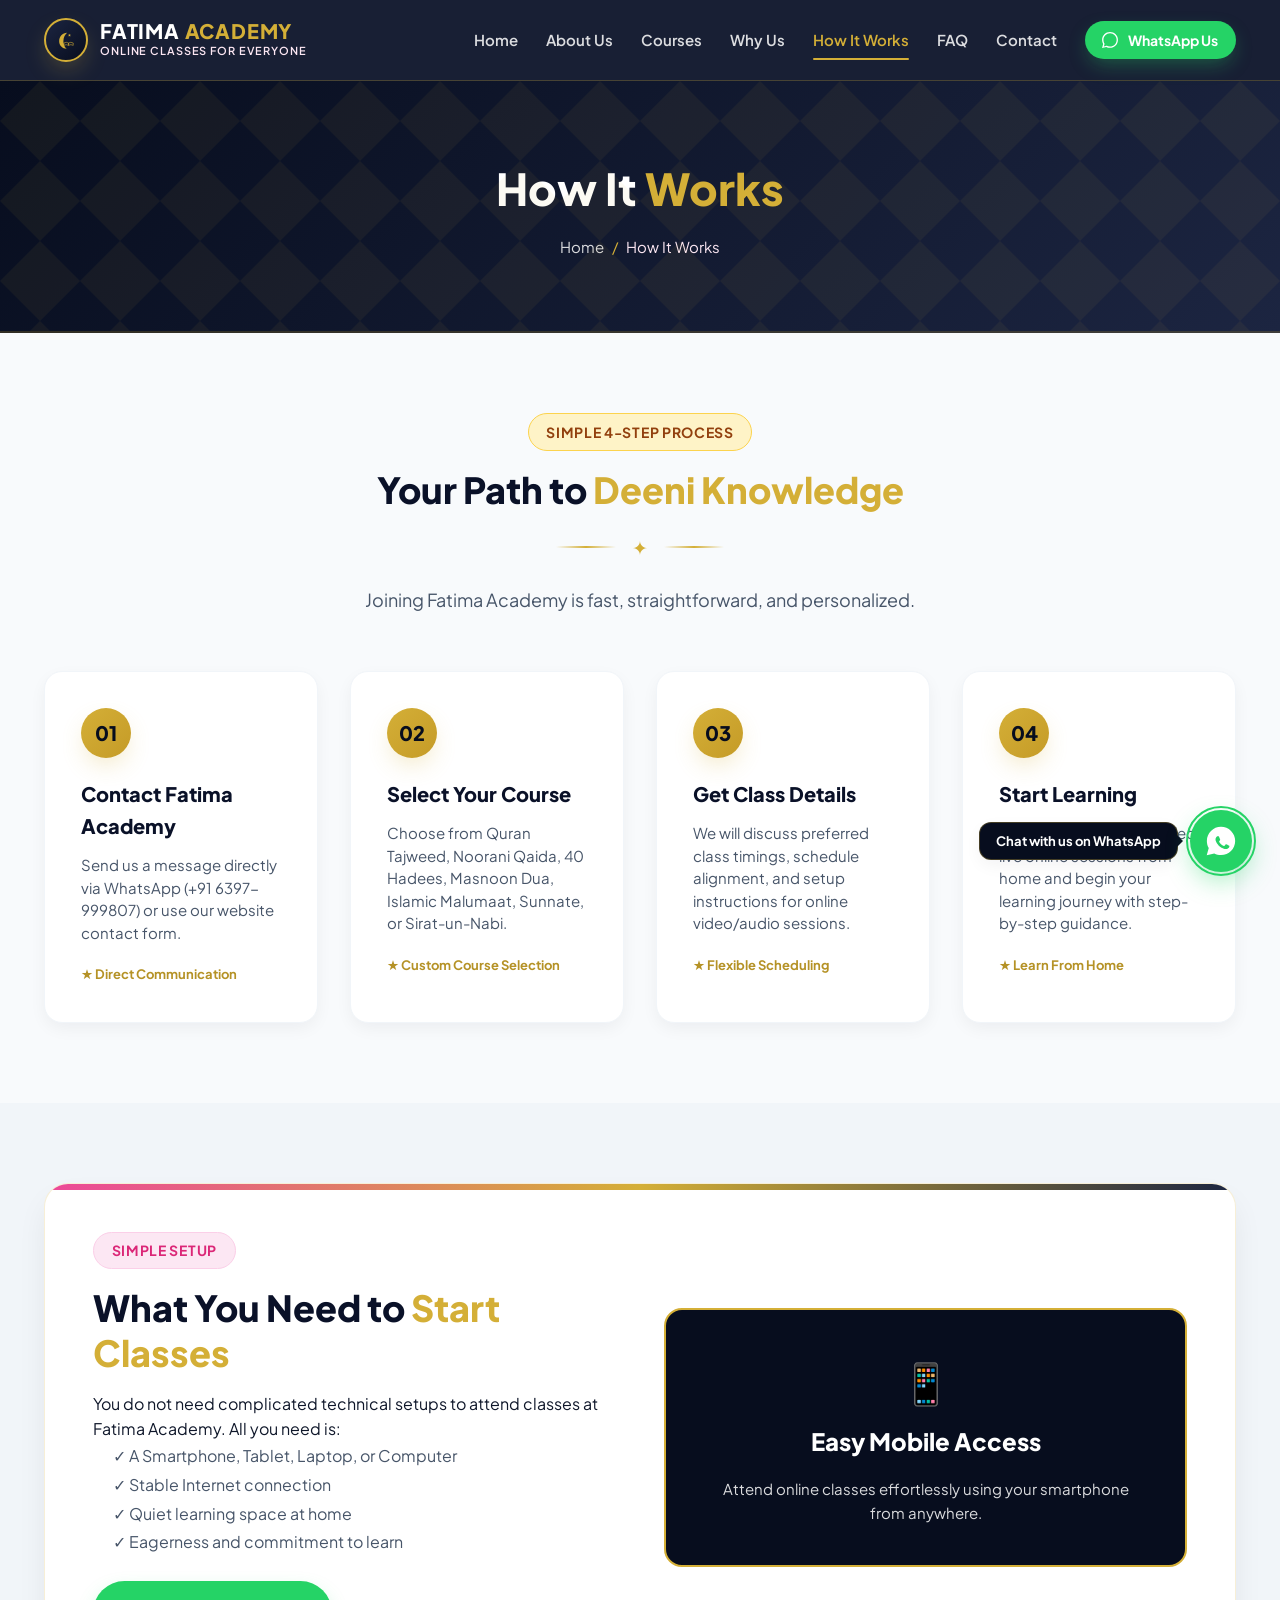
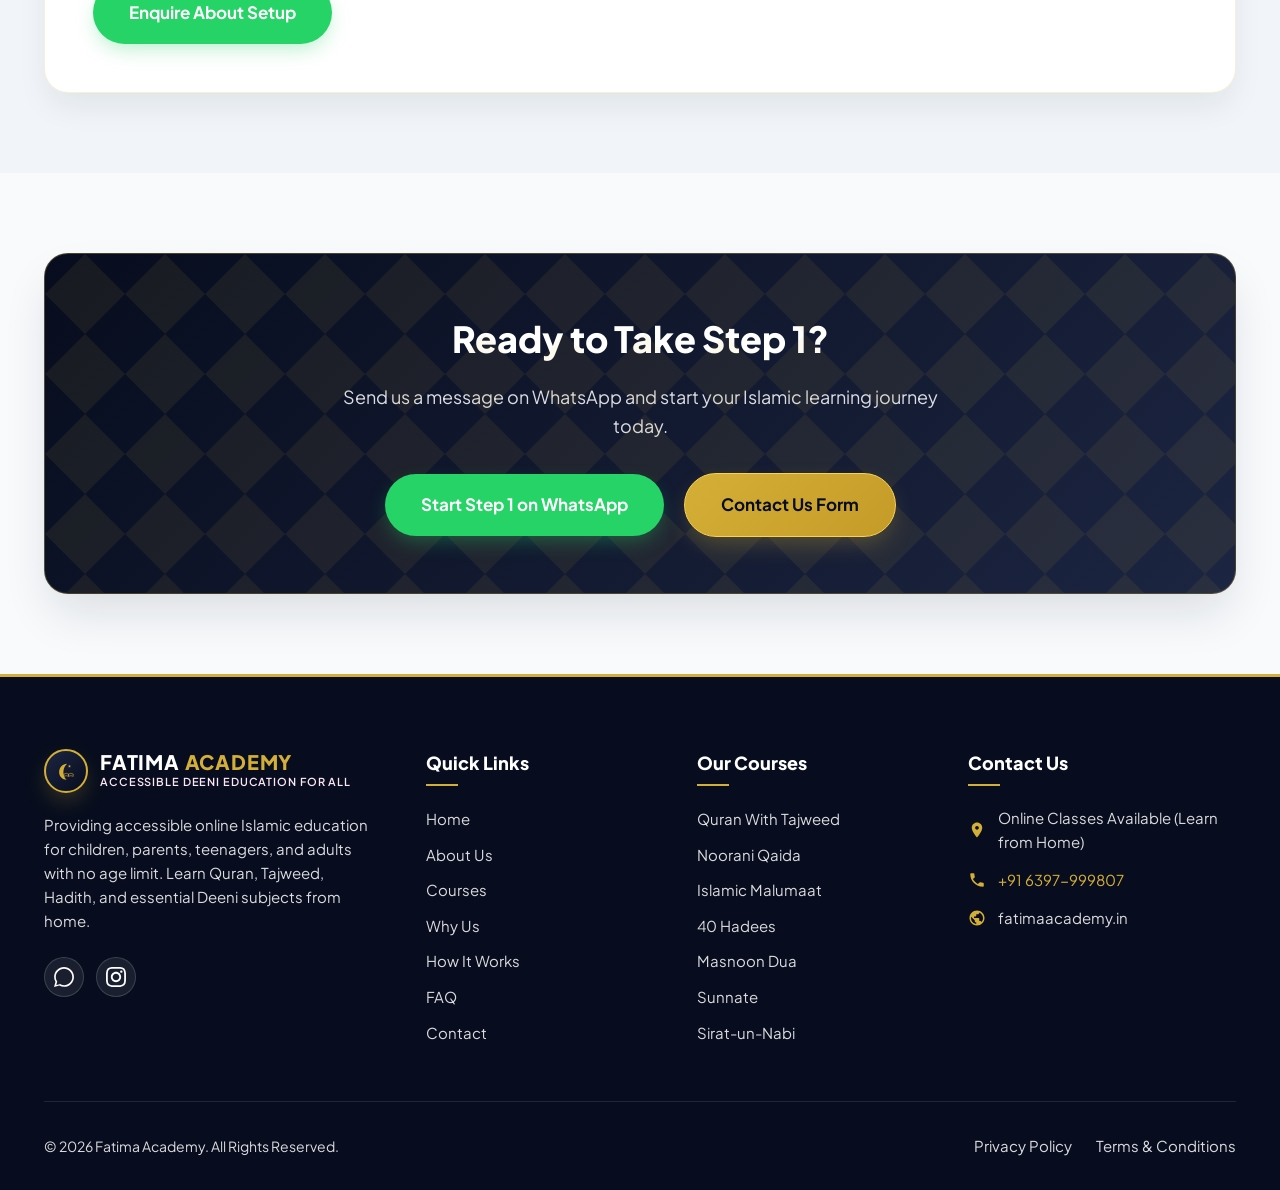
<file: how-it-works.html>
<!DOCTYPE html>
<html lang="en">
<head>
  <meta charset="UTF-8">
  <meta name="viewport" content="width=device-width, initial-scale=1.0">
  <title>How It Works | Fatima Academy Learning Process</title>
  <meta name="description" content="Learn how easy it is to start online Islamic classes at Fatima Academy in 4 simple steps: Contact Us, Select Course, Get Details, and Start Learning.">
  <meta name="keywords" content="How Fatima Academy works, join online Quran classes, online Deeni education enrollment steps">
  
  <meta property="og:title" content="How It Works | Fatima Academy">
  <meta property="og:description" content="4 simple steps to begin learning Quran and Islamic subjects from home. Reach out on WhatsApp today.">
  <meta property="og:type" content="website">
  <meta property="og:url" content="https://fatimaacademy.in/how-it-works.html">
  
  <link rel="icon" type="image/svg+xml" href="favicon.svg">
  <link rel="stylesheet" href="css/style.css">
</head>
<body>
  <a href="#main-content" class="skip-link">Skip to main content</a>

  <!-- Header -->
  <header class="header">
    <div class="container nav-container">
      <a href="index.html" class="brand-logo" aria-label="Fatima Academy Home">
        <div class="brand-icon-wrapper">
          <svg viewBox="0 0 512 512" width="24" height="24">
            <path d="M280 100 C 180 100, 110 180, 110 280 C 110 370, 180 440, 270 440 C 230 410, 200 350, 200 280 C 200 200, 240 130, 280 100 Z" fill="#D4AF37"/>
            <polygon points="330,120 338,144 362,144 343,159 350,183 330,168 310,183 317,159 298,144 322,144" fill="#D4AF37"/>
            <path d="M 210 320 Q 260 290 310 320 L 310 370 Q 260 340 210 370 Z" fill="none" stroke="#D4AF37" stroke-width="12"/>
            <path d="M 310 320 Q 360 290 410 320 L 410 370 Q 360 340 310 370 Z" fill="none" stroke="#D4AF37" stroke-width="12"/>
          </svg>
        </div>
        <div class="brand-text">
          <span class="brand-title">FATIMA <span>ACADEMY</span></span>
          <span class="brand-tagline">Online Classes for Everyone</span>
        </div>
      </a>

      <button class="mobile-toggle" id="mobile-toggle" aria-label="Toggle navigation menu" aria-expanded="false" aria-controls="nav-menu">
        <span></span>
        <span></span>
        <span></span>
      </button>

      <nav class="nav-menu" id="nav-menu">
        <a href="index.html" class="nav-link">Home</a>
        <a href="about.html" class="nav-link">About Us</a>
        <a href="courses.html" class="nav-link">Courses</a>
        <a href="why-us.html" class="nav-link">Why Us</a>
        <a href="how-it-works.html" class="nav-link active">How It Works</a>
        <a href="faq.html" class="nav-link">FAQ</a>
        <a href="contact.html" class="nav-link">Contact</a>
        <a href="https://wa.me/916397999807?text=Assalamu%20Alaikum%2C%20I%20would%20like%20to%20know%20more%20about%20Fatima%20Academy%20online%20classes." target="_blank" rel="noopener noreferrer" class="btn btn-whatsapp btn-sm nav-cta-btn">
          <svg viewBox="0 0 24 24" width="16" height="16" fill="currentColor"><path d="M.057 24l1.687-6.163c-1.041-1.804-1.588-3.849-1.587-5.946.003-6.556 5.338-11.891 11.893-11.891 3.181.001 6.167 1.24 8.413 3.488 2.245 2.248 3.481 5.236 3.48 8.414-.003 6.557-5.338 11.892-11.893 11.892-1.99-.001-3.951-.5-5.688-1.448l-6.305 1.654zm6.597-3.807c1.676.995 3.276 1.591 5.392 1.592 5.448 0 9.886-4.434 9.889-9.885.002-5.462-4.415-9.89-9.881-9.892-5.452 0-9.887 4.434-9.889 9.884-.001 2.225.651 3.891 1.746 5.634l-1.14 4.162 4.223-1.107z"/></svg>
          WhatsApp Us
        </a>
      </nav>
    </div>
  </header>
  <div class="nav-overlay" id="nav-overlay"></div>

  <!-- Page Hero -->
  <section class="page-hero">
    <div class="hero-pattern"></div>
    <div class="container text-center">
      <h1 class="page-hero-title">How It <span>Works</span></h1>
      <div class="breadcrumb justify-center" style="display: flex; justify-content: center;">
        <a href="index.html">Home</a>
        <span class="breadcrumb-separator">/</span>
        <span>How It Works</span>
      </div>
    </div>
  </section>

  <!-- Main Content -->
  <main id="main-content">
    <section class="section-padding">
      <div class="container">
        <div class="section-header reveal">
          <span class="section-badge gold">Simple 4-Step Process</span>
          <h2 class="section-title">Your Path to <span>Deeni Knowledge</span></h2>
          <div class="ornament-divider"><span class="ornament-symbol">✦</span></div>
          <p class="section-subtitle">Joining Fatima Academy is fast, straightforward, and personalized.</p>
        </div>

        <div class="steps-grid" style="grid-template-columns: repeat(auto-fill, minmax(260px, 1fr)); gap: 2rem;">
          
          <!-- Step 1 -->
          <div class="step-card reveal" style="text-align: left; padding: 2.25rem;">
            <div class="step-number" style="margin: 0 0 1.25rem 0;">01</div>
            <h3 class="step-title" style="font-size: 1.25rem;">Contact Fatima Academy</h3>
            <p class="step-desc" style="font-size: 0.9375rem; margin-bottom: 1rem;">Send us a message directly via WhatsApp (+91 6397-999807) or use our website contact form.</p>
            <span style="font-size: 0.8125rem; color: var(--gold-hover); font-weight: 700;">★ Direct Communication</span>
          </div>

          <!-- Step 2 -->
          <div class="step-card reveal" style="text-align: left; padding: 2.25rem;">
            <div class="step-number" style="margin: 0 0 1.25rem 0;">02</div>
            <h3 class="step-title" style="font-size: 1.25rem;">Select Your Course</h3>
            <p class="step-desc" style="font-size: 0.9375rem; margin-bottom: 1rem;">Choose from Quran Tajweed, Noorani Qaida, 40 Hadees, Masnoon Dua, Islamic Malumaat, Sunnate, or Sirat-un-Nabi.</p>
            <span style="font-size: 0.8125rem; color: var(--gold-hover); font-weight: 700;">★ Custom Course Selection</span>
          </div>

          <!-- Step 3 -->
          <div class="step-card reveal" style="text-align: left; padding: 2.25rem;">
            <div class="step-number" style="margin: 0 0 1.25rem 0;">03</div>
            <h3 class="step-title" style="font-size: 1.25rem;">Get Class Details</h3>
            <p class="step-desc" style="font-size: 0.9375rem; margin-bottom: 1rem;">We will discuss preferred class timings, schedule alignment, and setup instructions for online video/audio sessions.</p>
            <span style="font-size: 0.8125rem; color: var(--gold-hover); font-weight: 700;">★ Flexible Scheduling</span>
          </div>

          <!-- Step 4 -->
          <div class="step-card reveal" style="text-align: left; padding: 2.25rem;">
            <div class="step-number" style="margin: 0 0 1.25rem 0;">04</div>
            <h3 class="step-title" style="font-size: 1.25rem;">Start Learning</h3>
            <p class="step-desc" style="font-size: 0.9375rem; margin-bottom: 1rem;">Connect to your scheduled live online sessions from home and begin your learning journey with step-by-step guidance.</p>
            <span style="font-size: 0.8125rem; color: var(--gold-hover); font-weight: 700;">★ Learn From Home</span>
          </div>

        </div>
      </div>
    </section>

    <!-- TECHNICAL REQUIREMENTS & WHAT YOU NEED -->
    <section class="section-padding" style="background-color: var(--bg-alt);">
      <div class="container">
        <div class="welcome-card reveal">
          <div class="welcome-grid">
            <div>
              <span class="section-badge">Simple Setup</span>
              <h2 class="section-title">What You Need to <span>Start Classes</span></h2>
              <p>You do not need complicated technical setups to attend classes at Fatima Academy. All you need is:</p>
              <ul style="padding-left: 1.25rem; color: var(--text-secondary); margin-bottom: 1.5rem; line-height: 1.8;">
                <li>✓ A Smartphone, Tablet, Laptop, or Computer</li>
                <li>✓ Stable Internet connection</li>
                <li>✓ Quiet learning space at home</li>
                <li>✓ Eagerness and commitment to learn</li>
              </ul>
              <button class="btn btn-whatsapp btn-lg" data-whatsapp-msg="Assalamu Alaikum, I would like to know how to set up online classes at Fatima Academy.">
                Enquire About Setup
              </button>
            </div>
            
            <div class="text-center">
              <div style="background-color: var(--navy-darkest); color: var(--text-white); padding: 2.5rem; border-radius: var(--radius-lg); border: 2px solid var(--gold-primary);">
                <span class="ornament-symbol" style="font-size: 2.5rem; color: var(--gold-primary);">📱</span>
                <h3 style="color: var(--text-white); font-size: 1.5rem; font-weight: 800; margin: 0.5rem 0 1rem;">Easy Mobile Access</h3>
                <p style="color: var(--text-white-muted); font-size: 0.9375rem;">Attend online classes effortlessly using your smartphone from anywhere.</p>
              </div>
            </div>
          </div>
        </div>
      </div>
    </section>

    <!-- CTA BANNER -->
    <section class="section-padding">
      <div class="container">
        <div class="cta-banner reveal">
          <div class="hero-pattern"></div>
          <h2 class="cta-banner-title">Ready to Take Step 1?</h2>
          <p class="cta-banner-text">Send us a message on WhatsApp and start your Islamic learning journey today.</p>
          <div class="cta-banner-buttons">
            <a href="https://wa.me/916397999807?text=Assalamu%20Alaikum%2C%20I%20want%20to%20start%20Step%201%20and%20enquire%20about%20Fatima%20Academy%20classes." target="_blank" rel="noopener noreferrer" class="btn btn-whatsapp btn-lg">
              Start Step 1 on WhatsApp
            </a>
            <a href="contact.html" class="btn btn-primary btn-lg">Contact Us Form</a>
          </div>
        </div>
      </div>
    </section>
  </main>

  <!-- FLOATING WHATSAPP BUTTON -->
  <div class="floating-whatsapp-container">
    <div class="whatsapp-tooltip">Chat with us on WhatsApp</div>
    <a href="https://wa.me/916397999807?text=Assalamu%20Alaikum%2C%20I%20would%20like%20to%20know%20more%20about%20Fatima%20Academy%20online%20classes." target="_blank" rel="noopener noreferrer" class="floating-whatsapp-btn" aria-label="Chat with Fatima Academy on WhatsApp">
      <svg viewBox="0 0 24 24" width="34" height="34" fill="currentColor">
        <path d="M12.011 2c-5.506 0-9.989 4.478-9.99 9.984 0 1.758.459 3.474 1.33 4.987l-1.414 5.163 5.284-1.385c1.458.796 3.103 1.215 4.786 1.216h.004c5.505 0 9.989-4.478 9.99-9.985 0-2.667-1.037-5.176-2.922-7.062-1.886-1.886-4.396-2.923-7.068-2.923zm5.834 14.164c-.247.695-1.237 1.328-1.705 1.408-.468.08-.857.348-2.883-.456-2.438-.967-4.004-3.447-4.126-3.609-.122-.162-.992-1.32-1.002-2.528-.01-1.208.618-1.802.839-2.043.221-.241.482-.302.643-.302.161 0 .322.002.463.009.15.008.352-.057.552.422.201.482.683 1.668.743 1.789.06.12.1.261.02.422-.08.161-.12.261-.241.402-.12.141-.252.315-.36.423-.12.12-.246.251-.106.492.14.241.624 1.03 1.341 1.668.922.82 1.7 1.074 1.941 1.194.241.12.382.1.522-.06.141-.161.603-.703.764-.944.161-.241.322-.201.542-.12.221.08 1.407.663 1.648.784.241.12.402.181.462.281.06.101.06.583-.187 1.278z"/>
      </svg>
    </a>
  </div>

  <!-- Footer -->
  <footer class="footer">
    <div class="container">
      <div class="footer-grid">
        <div class="footer-brand">
          <a href="index.html" class="brand-logo" aria-label="Fatima Academy">
            <div class="brand-icon-wrapper">
              <svg viewBox="0 0 512 512" width="24" height="24">
                <path d="M280 100 C 180 100, 110 180, 110 280 C 110 370, 180 440, 270 440 C 230 410, 200 350, 200 280 C 200 200, 240 130, 280 100 Z" fill="#D4AF37"/>
                <polygon points="330,120 338,144 362,144 343,159 350,183 330,168 310,183 317,159 298,144 322,144" fill="#D4AF37"/>
                <path d="M 210 320 Q 260 290 310 320 L 310 370 Q 260 340 210 370 Z" fill="none" stroke="#D4AF37" stroke-width="12"/>
                <path d="M 310 320 Q 360 290 410 320 L 410 370 Q 360 340 310 370 Z" fill="none" stroke="#D4AF37" stroke-width="12"/>
              </svg>
            </div>
            <div class="brand-text">
              <span class="brand-title">FATIMA <span>ACADEMY</span></span>
              <span class="brand-tagline">Accessible Deeni Education for All</span>
            </div>
          </a>
          <p>Providing accessible online Islamic education for children, parents, teenagers, and adults with no age limit. Learn Quran, Tajweed, Hadith, and essential Deeni subjects from home.</p>
          <div class="footer-socials">
            <a href="https://wa.me/916397999807" target="_blank" rel="noopener noreferrer" class="social-icon" aria-label="WhatsApp">
              <svg viewBox="0 0 24 24" width="20" height="20" fill="currentColor"><path d="M.057 24l1.687-6.163c-1.041-1.804-1.588-3.849-1.587-5.946.003-6.556 5.338-11.891 11.893-11.891 3.181.001 6.167 1.24 8.413 3.488 2.245 2.248 3.481 5.236 3.48 8.414-.003 6.557-5.338 11.892-11.893 11.892-1.99-.001-3.951-.5-5.688-1.448l-6.305 1.654zm6.597-3.807c1.676.995 3.276 1.591 5.392 1.592 5.448 0 9.886-4.434 9.889-9.885.002-5.462-4.415-9.89-9.881-9.892-5.452 0-9.887 4.434-9.889 9.884-.001 2.225.651 3.891 1.746 5.634l-1.14 4.162 4.223-1.107z"/></svg>
            </a>
            <a href="#" target="_blank" rel="noopener noreferrer" class="social-icon" aria-label="Instagram (Placeholder)">
              <svg viewBox="0 0 24 24" width="20" height="20" fill="currentColor"><path d="M12 2.163c3.204 0 3.584.012 4.85.07 3.252.148 4.771 1.691 4.919 4.919.058 1.265.069 1.645.069 4.849 0 3.205-.012 3.584-.069 4.849-.149 3.225-1.664 4.771-4.919 4.919-1.266.058-1.644.07-4.85.07-3.204 0-3.584-.012-4.849-.07-3.26-.149-4.771-1.699-4.919-4.92-.058-1.265-.07-1.644-.07-4.849 0-3.204.013-3.583.07-4.849.149-3.227 1.664-4.771 4.919-4.919 1.266-.057 1.645-.069 4.849-.069zm0-2.163c-3.259 0-3.667.014-4.947.072-4.358.2-6.78 2.618-6.98 6.98-.059 1.281-.073 1.689-.073 4.948 0 3.259.014 3.668.072 4.948.2 4.358 2.618 6.78 6.98 6.98 1.281.058 1.689.072 4.948.072 3.259 0 3.668-.014 4.948-.072 4.354-.2 6.782-2.618 6.979-6.98.059-1.28.073-1.689.073-4.948 0-3.259-.014-3.667-.072-4.947-.196-4.354-2.617-6.78-6.979-6.98-1.281-.059-1.69-.073-4.949-.073zm0 5.838c-3.403 0-6.162 2.759-6.162 6.162s2.759 6.163 6.162 6.163 6.162-2.759 6.162-6.163c0-3.403-2.759-6.162-6.162-6.162zm0 10.162c-2.209 0-4-1.79-4-4 0-2.209 1.791-4 4-4s4 1.791 4 4c0 2.21-1.791 4-4 4zm6.406-11.845c-.796 0-1.441.645-1.441 1.44s.645 1.44 1.441 1.44c.795 0 1.439-.645 1.439-1.44s-.644-1.44-1.439-1.44z"/></svg>
            </a>
          </div>
        </div>

        <div class="footer-widget">
          <h3 class="footer-widget-title">Quick Links</h3>
          <ul class="footer-links">
            <li><a href="index.html" class="footer-link">Home</a></li>
            <li><a href="about.html" class="footer-link">About Us</a></li>
            <li><a href="courses.html" class="footer-link">Courses</a></li>
            <li><a href="why-us.html" class="footer-link">Why Us</a></li>
            <li><a href="how-it-works.html" class="footer-link">How It Works</a></li>
            <li><a href="faq.html" class="footer-link">FAQ</a></li>
            <li><a href="contact.html" class="footer-link">Contact</a></li>
          </ul>
        </div>

        <div class="footer-widget">
          <h3 class="footer-widget-title">Our Courses</h3>
          <ul class="footer-links">
            <li><a href="courses.html" class="footer-link">Quran With Tajweed</a></li>
            <li><a href="courses.html" class="footer-link">Noorani Qaida</a></li>
            <li><a href="courses.html" class="footer-link">Islamic Malumaat</a></li>
            <li><a href="courses.html" class="footer-link">40 Hadees</a></li>
            <li><a href="courses.html" class="footer-link">Masnoon Dua</a></li>
            <li><a href="courses.html" class="footer-link">Sunnate</a></li>
            <li><a href="courses.html" class="footer-link">Sirat-un-Nabi</a></li>
          </ul>
        </div>

        <div class="footer-widget">
          <h3 class="footer-widget-title">Contact Us</h3>
          <div class="footer-contact-item">
            <svg viewBox="0 0 24 24"><path d="M12 2C8.13 2 5 5.13 5 9c0 5.25 7 13 7 13s7-7.75 7-13c0-3.87-3.13-7-7-7zm0 9.5c-1.38 0-2.5-1.12-2.5-2.5s1.12-2.5 2.5-2.5 2.5 1.12 2.5 2.5-1.12 2.5-2.5 2.5z"/></svg>
            <span>Online Classes Available (Learn from Home)</span>
          </div>
          <div class="footer-contact-item">
            <svg viewBox="0 0 24 24"><path d="M6.62 10.79c1.44 2.83 3.76 5.14 6.59 6.59l2.2-2.2c.27-.27.67-.36 1.02-.24 1.12.37 2.33.57 3.57.57.55 0 1 .45 1 1V20c0 .55-.45 1-1 1-9.39 0-17-7.61-17-17 0-.55.45-1 1-1h3.5c.55 0 1 .45 1 1 0 1.25.2 2.45.57 3.57.11.35.03.74-.25 1.02l-2.2 2.2z"/></svg>
            <a href="https://wa.me/916397999807" target="_blank" rel="noopener noreferrer" style="color:var(--gold-primary);">+91 6397-999807</a>
          </div>
          <div class="footer-contact-item">
            <svg viewBox="0 0 24 24"><path d="M12 2C6.48 2 2 6.48 2 12s4.48 10 10 10 10-4.48 10-10S17.52 2 12 2zm-1 17.93c-3.95-.49-7-3.85-7-7.93 0-.62.08-1.21.21-1.79L9 15v1c0 1.1.9 2 2 2v1.93zm6.9-2.54c-.26-.81-1-1.39-1.9-1.39h-1v-3c0-.55-.45-1-1-1H8v-2h2c.55 0 1-.45 1-1V7h2c1.1 0 2-.9 2-2v-.41c2.93 1.19 5 4.06 5 7.41 0 2.08-.8 3.97-2.1 5.39z"/></svg>
            <span>fatimaacademy.in</span>
          </div>
        </div>
      </div>

      <div class="footer-bottom">
        <p>&copy; <span id="current-year">2026</span> Fatima Academy. All Rights Reserved.</p>
        <div class="footer-legal-links">
          <a href="privacy-policy.html" class="footer-link">Privacy Policy</a>
          <a href="terms.html" class="footer-link">Terms & Conditions</a>
        </div>
      </div>
    </div>
  </footer>

  <script src="js/script.js"></script>
</body>
</html>
</file>
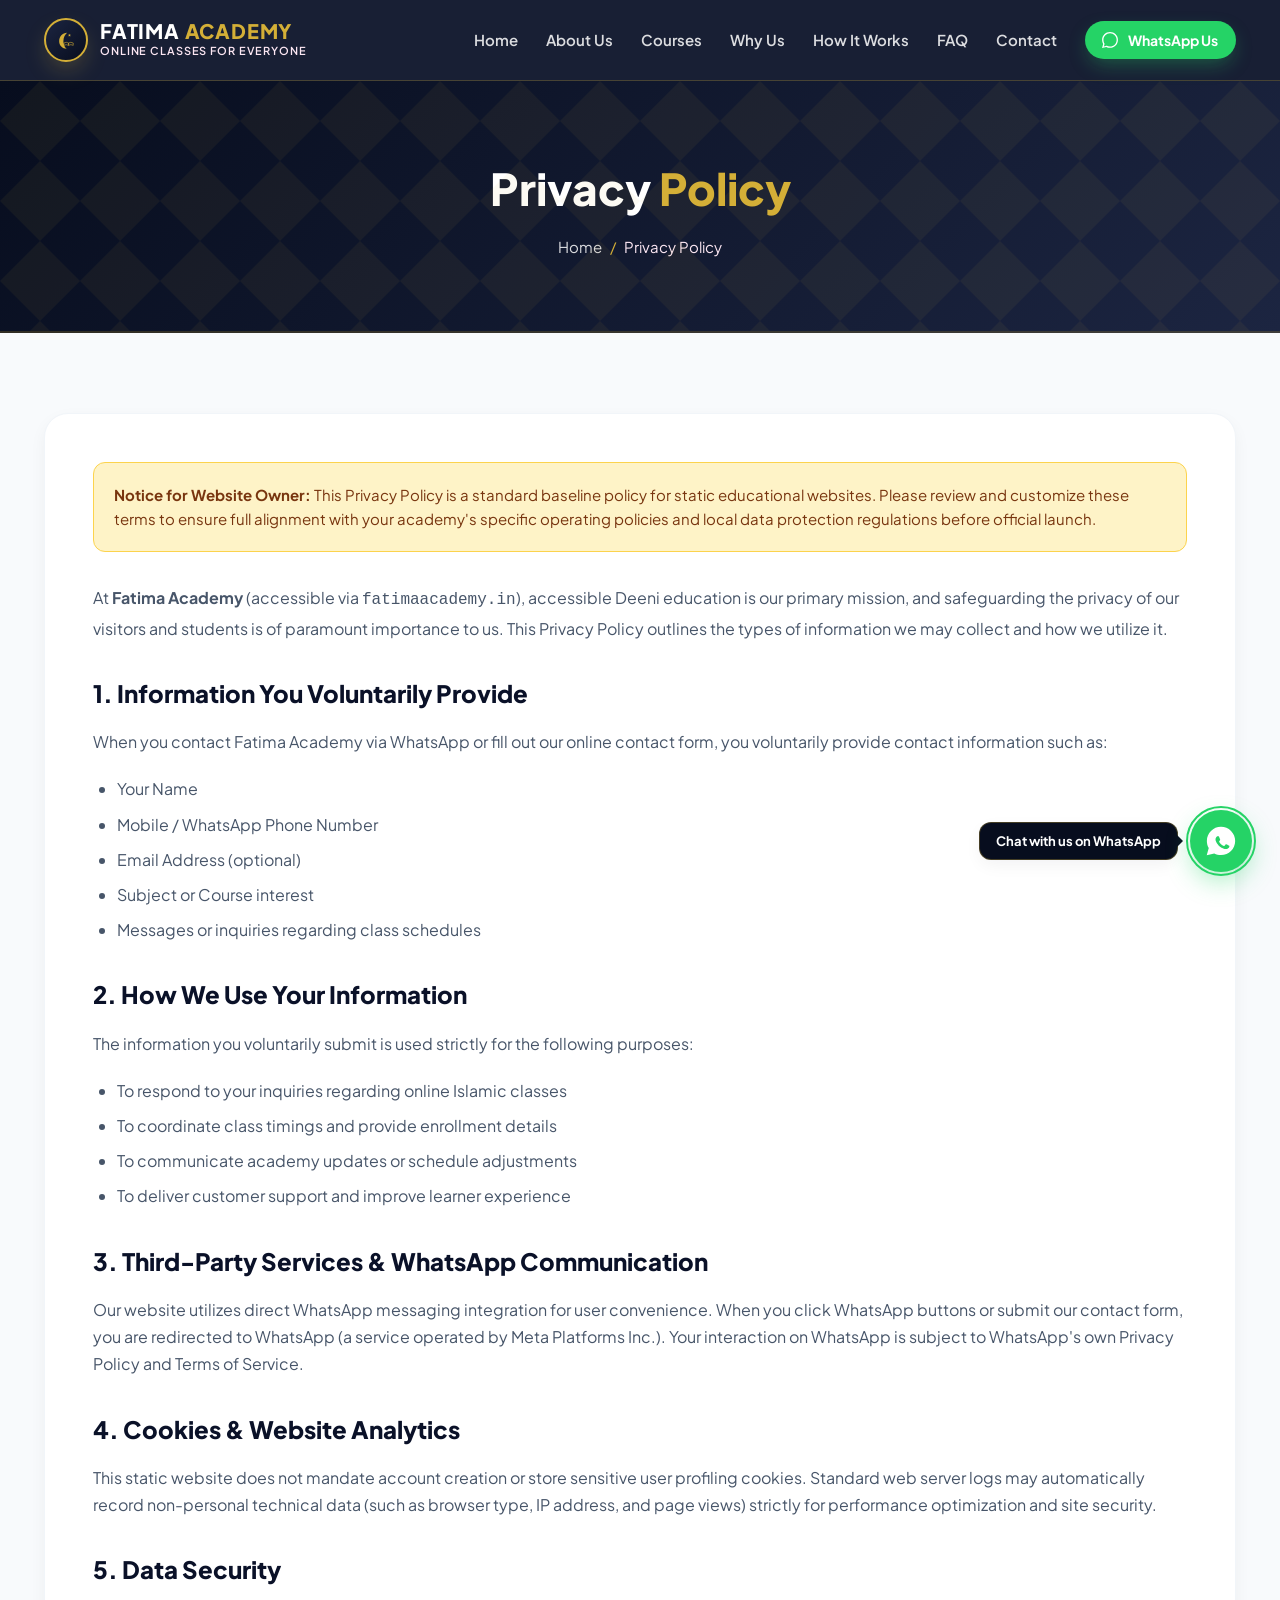
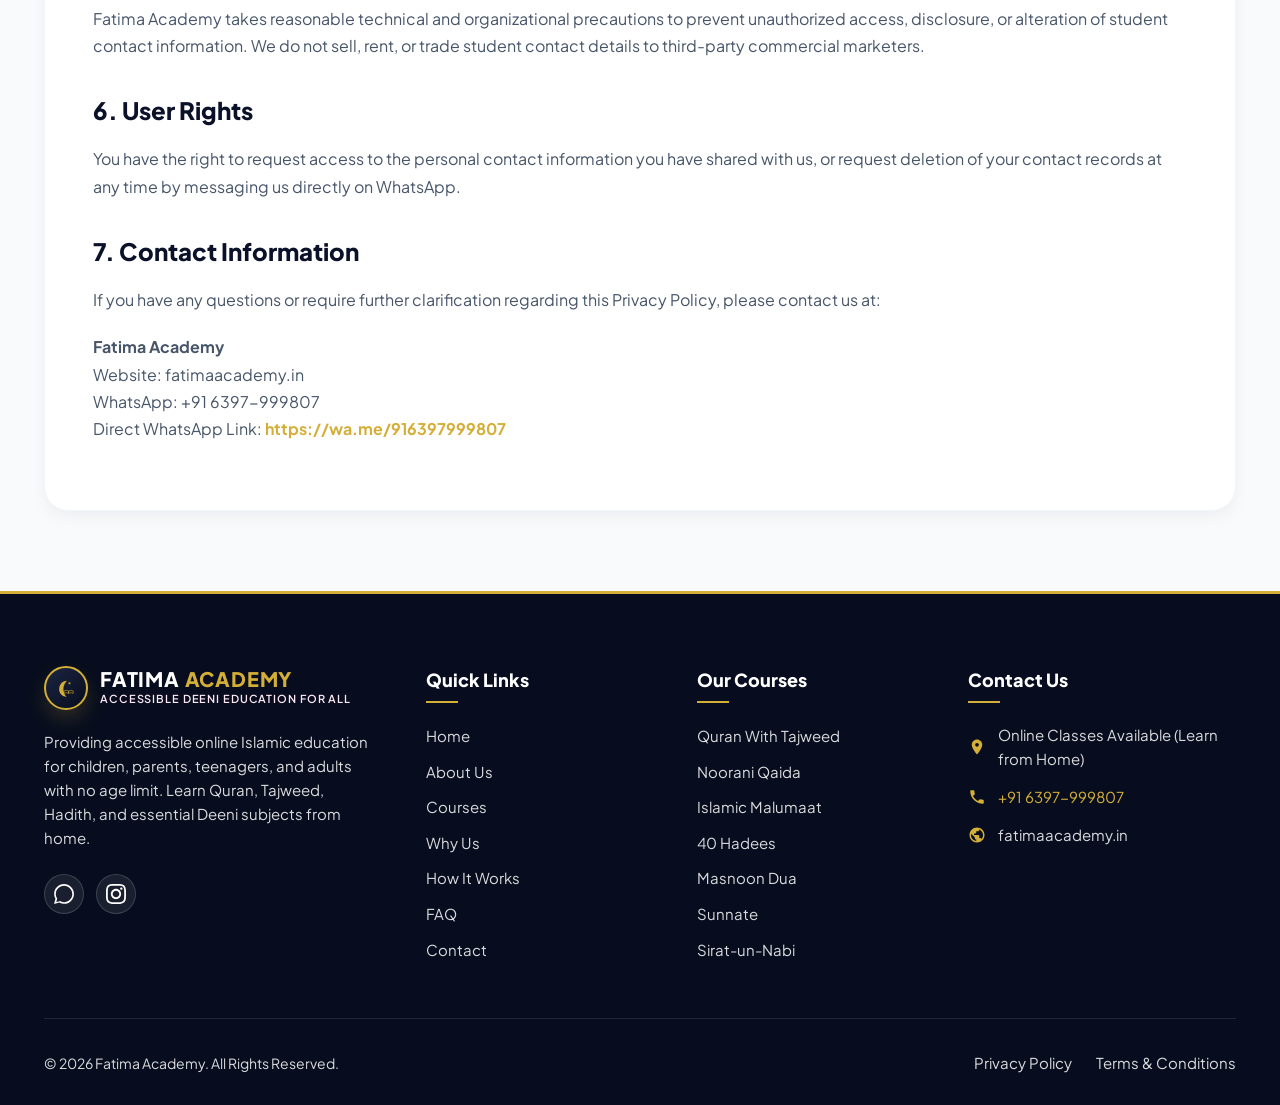
<file: privacy-policy.html>
<!DOCTYPE html>
<html lang="en">
<head>
  <meta charset="UTF-8">
  <meta name="viewport" content="width=device-width, initial-scale=1.0">
  <title>Privacy Policy | Fatima Academy</title>
  <meta name="description" content="Privacy Policy for Fatima Academy online educational platform. Learn how we respect and protect your privacy when inquiring about online classes.">
  
  <link rel="icon" type="image/svg+xml" href="favicon.svg">
  <link rel="stylesheet" href="css/style.css">
</head>
<body>
  <a href="#main-content" class="skip-link">Skip to main content</a>

  <!-- Header -->
  <header class="header">
    <div class="container nav-container">
      <a href="index.html" class="brand-logo" aria-label="Fatima Academy Home">
        <div class="brand-icon-wrapper">
          <svg viewBox="0 0 512 512" width="24" height="24">
            <path d="M280 100 C 180 100, 110 180, 110 280 C 110 370, 180 440, 270 440 C 230 410, 200 350, 200 280 C 200 200, 240 130, 280 100 Z" fill="#D4AF37"/>
            <polygon points="330,120 338,144 362,144 343,159 350,183 330,168 310,183 317,159 298,144 322,144" fill="#D4AF37"/>
            <path d="M 210 320 Q 260 290 310 320 L 310 370 Q 260 340 210 370 Z" fill="none" stroke="#D4AF37" stroke-width="12"/>
            <path d="M 310 320 Q 360 290 410 320 L 410 370 Q 360 340 310 370 Z" fill="none" stroke="#D4AF37" stroke-width="12"/>
          </svg>
        </div>
        <div class="brand-text">
          <span class="brand-title">FATIMA <span>ACADEMY</span></span>
          <span class="brand-tagline">Online Classes for Everyone</span>
        </div>
      </a>

      <button class="mobile-toggle" id="mobile-toggle" aria-label="Toggle navigation menu" aria-expanded="false" aria-controls="nav-menu">
        <span></span>
        <span></span>
        <span></span>
      </button>

      <nav class="nav-menu" id="nav-menu">
        <a href="index.html" class="nav-link">Home</a>
        <a href="about.html" class="nav-link">About Us</a>
        <a href="courses.html" class="nav-link">Courses</a>
        <a href="why-us.html" class="nav-link">Why Us</a>
        <a href="how-it-works.html" class="nav-link">How It Works</a>
        <a href="faq.html" class="nav-link">FAQ</a>
        <a href="contact.html" class="nav-link">Contact</a>
        <a href="https://wa.me/916397999807?text=Assalamu%20Alaikum%2C%20I%20would%20like%20to%20know%20more%20about%20Fatima%20Academy%20online%20classes." target="_blank" rel="noopener noreferrer" class="btn btn-whatsapp btn-sm nav-cta-btn">
          <svg viewBox="0 0 24 24" width="16" height="16" fill="currentColor"><path d="M.057 24l1.687-6.163c-1.041-1.804-1.588-3.849-1.587-5.946.003-6.556 5.338-11.891 11.893-11.891 3.181.001 6.167 1.24 8.413 3.488 2.245 2.248 3.481 5.236 3.48 8.414-.003 6.557-5.338 11.892-11.893 11.892-1.99-.001-3.951-.5-5.688-1.448l-6.305 1.654zm6.597-3.807c1.676.995 3.276 1.591 5.392 1.592 5.448 0 9.886-4.434 9.889-9.885.002-5.462-4.415-9.89-9.881-9.892-5.452 0-9.887 4.434-9.889 9.884-.001 2.225.651 3.891 1.746 5.634l-1.14 4.162 4.223-1.107z"/></svg>
          WhatsApp Us
        </a>
      </nav>
    </div>
  </header>
  <div class="nav-overlay" id="nav-overlay"></div>

  <!-- Page Hero -->
  <section class="page-hero">
    <div class="hero-pattern"></div>
    <div class="container text-center">
      <h1 class="page-hero-title">Privacy <span>Policy</span></h1>
      <div class="breadcrumb justify-center" style="display: flex; justify-content: center;">
        <a href="index.html">Home</a>
        <span class="breadcrumb-separator">/</span>
        <span>Privacy Policy</span>
      </div>
    </div>
  </section>

  <!-- Main Content -->
  <main id="main-content">
    <section class="section-padding">
      <div class="container">
        <div class="legal-content reveal">
          
          <div class="legal-notice-box">
            <strong>Notice for Website Owner:</strong> This Privacy Policy is a standard baseline policy for static educational websites. Please review and customize these terms to ensure full alignment with your academy's specific operating policies and local data protection regulations before official launch.
          </div>

          <p>At <strong>Fatima Academy</strong> (accessible via <code>fatimaacademy.in</code>), accessible Deeni education is our primary mission, and safeguarding the privacy of our visitors and students is of paramount importance to us. This Privacy Policy outlines the types of information we may collect and how we utilize it.</p>

          <h2>1. Information You Voluntarily Provide</h2>
          <p>When you contact Fatima Academy via WhatsApp or fill out our online contact form, you voluntarily provide contact information such as:</p>
          <ul>
            <li>Your Name</li>
            <li>Mobile / WhatsApp Phone Number</li>
            <li>Email Address (optional)</li>
            <li>Subject or Course interest</li>
            <li>Messages or inquiries regarding class schedules</li>
          </ul>

          <h2>2. How We Use Your Information</h2>
          <p>The information you voluntarily submit is used strictly for the following purposes:</p>
          <ul>
            <li>To respond to your inquiries regarding online Islamic classes</li>
            <li>To coordinate class timings and provide enrollment details</li>
            <li>To communicate academy updates or schedule adjustments</li>
            <li>To deliver customer support and improve learner experience</li>
          </ul>

          <h2>3. Third-Party Services & WhatsApp Communication</h2>
          <p>Our website utilizes direct WhatsApp messaging integration for user convenience. When you click WhatsApp buttons or submit our contact form, you are redirected to WhatsApp (a service operated by Meta Platforms Inc.). Your interaction on WhatsApp is subject to WhatsApp's own Privacy Policy and Terms of Service.</p>

          <h2>4. Cookies & Website Analytics</h2>
          <p>This static website does not mandate account creation or store sensitive user profiling cookies. Standard web server logs may automatically record non-personal technical data (such as browser type, IP address, and page views) strictly for performance optimization and site security.</p>

          <h2>5. Data Security</h2>
          <p>Fatima Academy takes reasonable technical and organizational precautions to prevent unauthorized access, disclosure, or alteration of student contact information. We do not sell, rent, or trade student contact details to third-party commercial marketers.</p>

          <h2>6. User Rights</h2>
          <p>You have the right to request access to the personal contact information you have shared with us, or request deletion of your contact records at any time by messaging us directly on WhatsApp.</p>

          <h2>7. Contact Information</h2>
          <p>If you have any questions or require further clarification regarding this Privacy Policy, please contact us at:</p>
          <p>
            <strong>Fatima Academy</strong><br>
            Website: fatimaacademy.in<br>
            WhatsApp: +91 6397-999807<br>
            Direct WhatsApp Link: <a href="https://wa.me/916397999807" target="_blank" rel="noopener noreferrer" style="color:var(--gold-primary); font-weight:700;">https://wa.me/916397999807</a>
          </p>

        </div>
      </div>
    </section>
  </main>

  <!-- FLOATING WHATSAPP BUTTON -->
  <div class="floating-whatsapp-container">
    <div class="whatsapp-tooltip">Chat with us on WhatsApp</div>
    <a href="https://wa.me/916397999807?text=Assalamu%20Alaikum%2C%20I%20would%20like%20to%20know%20more%20about%20Fatima%20Academy%20online%20classes." target="_blank" rel="noopener noreferrer" class="floating-whatsapp-btn" aria-label="Chat with Fatima Academy on WhatsApp">
      <svg viewBox="0 0 24 24" width="34" height="34" fill="currentColor">
        <path d="M12.011 2c-5.506 0-9.989 4.478-9.99 9.984 0 1.758.459 3.474 1.33 4.987l-1.414 5.163 5.284-1.385c1.458.796 3.103 1.215 4.786 1.216h.004c5.505 0 9.989-4.478 9.99-9.985 0-2.667-1.037-5.176-2.922-7.062-1.886-1.886-4.396-2.923-7.068-2.923zm5.834 14.164c-.247.695-1.237 1.328-1.705 1.408-.468.08-.857.348-2.883-.456-2.438-.967-4.004-3.447-4.126-3.609-.122-.162-.992-1.32-1.002-2.528-.01-1.208.618-1.802.839-2.043.221-.241.482-.302.643-.302.161 0 .322.002.463.009.15.008.352-.057.552.422.201.482.683 1.668.743 1.789.06.12.1.261.02.422-.08.161-.12.261-.241.402-.12.141-.252.315-.36.423-.12.12-.246.251-.106.492.14.241.624 1.03 1.341 1.668.922.82 1.7 1.074 1.941 1.194.241.12.382.1.522-.06.141-.161.603-.703.764-.944.161-.241.322-.201.542-.12.221.08 1.407.663 1.648.784.241.12.402.181.462.281.06.101.06.583-.187 1.278z"/>
      </svg>
    </a>
  </div>

  <!-- Footer -->
  <footer class="footer">
    <div class="container">
      <div class="footer-grid">
        <div class="footer-brand">
          <a href="index.html" class="brand-logo" aria-label="Fatima Academy">
            <div class="brand-icon-wrapper">
              <svg viewBox="0 0 512 512" width="24" height="24">
                <path d="M280 100 C 180 100, 110 180, 110 280 C 110 370, 180 440, 270 440 C 230 410, 200 350, 200 280 C 200 200, 240 130, 280 100 Z" fill="#D4AF37"/>
                <polygon points="330,120 338,144 362,144 343,159 350,183 330,168 310,183 317,159 298,144 322,144" fill="#D4AF37"/>
                <path d="M 210 320 Q 260 290 310 320 L 310 370 Q 260 340 210 370 Z" fill="none" stroke="#D4AF37" stroke-width="12"/>
                <path d="M 310 320 Q 360 290 410 320 L 410 370 Q 360 340 310 370 Z" fill="none" stroke="#D4AF37" stroke-width="12"/>
              </svg>
            </div>
            <div class="brand-text">
              <span class="brand-title">FATIMA <span>ACADEMY</span></span>
              <span class="brand-tagline">Accessible Deeni Education for All</span>
            </div>
          </a>
          <p>Providing accessible online Islamic education for children, parents, teenagers, and adults with no age limit. Learn Quran, Tajweed, Hadith, and essential Deeni subjects from home.</p>
          <div class="footer-socials">
            <a href="https://wa.me/916397999807" target="_blank" rel="noopener noreferrer" class="social-icon" aria-label="WhatsApp">
              <svg viewBox="0 0 24 24" width="20" height="20" fill="currentColor"><path d="M.057 24l1.687-6.163c-1.041-1.804-1.588-3.849-1.587-5.946.003-6.556 5.338-11.891 11.893-11.891 3.181.001 6.167 1.24 8.413 3.488 2.245 2.248 3.481 5.236 3.48 8.414-.003 6.557-5.338 11.892-11.893 11.892-1.99-.001-3.951-.5-5.688-1.448l-6.305 1.654zm6.597-3.807c1.676.995 3.276 1.591 5.392 1.592 5.448 0 9.886-4.434 9.889-9.885.002-5.462-4.415-9.89-9.881-9.892-5.452 0-9.887 4.434-9.889 9.884-.001 2.225.651 3.891 1.746 5.634l-1.14 4.162 4.223-1.107z"/></svg>
            </a>
            <a href="#" target="_blank" rel="noopener noreferrer" class="social-icon" aria-label="Instagram (Placeholder)">
              <svg viewBox="0 0 24 24" width="20" height="20" fill="currentColor"><path d="M12 2.163c3.204 0 3.584.012 4.85.07 3.252.148 4.771 1.691 4.919 4.919.058 1.265.069 1.645.069 4.849 0 3.205-.012 3.584-.069 4.849-.149 3.225-1.664 4.771-4.919 4.919-1.266.058-1.644.07-4.85.07-3.204 0-3.584-.012-4.849-.07-3.26-.149-4.771-1.699-4.919-4.92-.058-1.265-.07-1.644-.07-4.849 0-3.204.013-3.583.07-4.849.149-3.227 1.664-4.771 4.919-4.919 1.266-.057 1.645-.069 4.849-.069zm0-2.163c-3.259 0-3.667.014-4.947.072-4.358.2-6.78 2.618-6.98 6.98-.059 1.281-.073 1.689-.073 4.948 0 3.259.014 3.668.072 4.948.2 4.358 2.618 6.78 6.98 6.98 1.281.058 1.689.072 4.948.072 3.259 0 3.668-.014 4.948-.072 4.354-.2 6.782-2.618 6.979-6.98.059-1.28.073-1.689.073-4.948 0-3.259-.014-3.667-.072-4.947-.196-4.354-2.617-6.78-6.979-6.98-1.281-.059-1.69-.073-4.949-.073zm0 5.838c-3.403 0-6.162 2.759-6.162 6.162s2.759 6.163 6.162 6.163 6.162-2.759 6.162-6.163c0-3.403-2.759-6.162-6.162-6.162zm0 10.162c-2.209 0-4-1.79-4-4 0-2.209 1.791-4 4-4s4 1.791 4 4c0 2.21-1.791 4-4 4zm6.406-11.845c-.796 0-1.441.645-1.441 1.44s.645 1.44 1.441 1.44c.795 0 1.439-.645 1.439-1.44s-.644-1.44-1.439-1.44z"/></svg>
            </a>
          </div>
        </div>

        <div class="footer-widget">
          <h3 class="footer-widget-title">Quick Links</h3>
          <ul class="footer-links">
            <li><a href="index.html" class="footer-link">Home</a></li>
            <li><a href="about.html" class="footer-link">About Us</a></li>
            <li><a href="courses.html" class="footer-link">Courses</a></li>
            <li><a href="why-us.html" class="footer-link">Why Us</a></li>
            <li><a href="how-it-works.html" class="footer-link">How It Works</a></li>
            <li><a href="faq.html" class="footer-link">FAQ</a></li>
            <li><a href="contact.html" class="footer-link">Contact</a></li>
          </ul>
        </div>

        <div class="footer-widget">
          <h3 class="footer-widget-title">Our Courses</h3>
          <ul class="footer-links">
            <li><a href="courses.html" class="footer-link">Quran With Tajweed</a></li>
            <li><a href="courses.html" class="footer-link">Noorani Qaida</a></li>
            <li><a href="courses.html" class="footer-link">Islamic Malumaat</a></li>
            <li><a href="courses.html" class="footer-link">40 Hadees</a></li>
            <li><a href="courses.html" class="footer-link">Masnoon Dua</a></li>
            <li><a href="courses.html" class="footer-link">Sunnate</a></li>
            <li><a href="courses.html" class="footer-link">Sirat-un-Nabi</a></li>
          </ul>
        </div>

        <div class="footer-widget">
          <h3 class="footer-widget-title">Contact Us</h3>
          <div class="footer-contact-item">
            <svg viewBox="0 0 24 24"><path d="M12 2C8.13 2 5 5.13 5 9c0 5.25 7 13 7 13s7-7.75 7-13c0-3.87-3.13-7-7-7zm0 9.5c-1.38 0-2.5-1.12-2.5-2.5s1.12-2.5 2.5-2.5 2.5 1.12 2.5 2.5-1.12 2.5-2.5 2.5z"/></svg>
            <span>Online Classes Available (Learn from Home)</span>
          </div>
          <div class="footer-contact-item">
            <svg viewBox="0 0 24 24"><path d="M6.62 10.79c1.44 2.83 3.76 5.14 6.59 6.59l2.2-2.2c.27-.27.67-.36 1.02-.24 1.12.37 2.33.57 3.57.57.55 0 1 .45 1 1V20c0 .55-.45 1-1 1-9.39 0-17-7.61-17-17 0-.55.45-1 1-1h3.5c.55 0 1 .45 1 1 0 1.25.2 2.45.57 3.57.11.35.03.74-.25 1.02l-2.2 2.2z"/></svg>
            <a href="https://wa.me/916397999807" target="_blank" rel="noopener noreferrer" style="color:var(--gold-primary);">+91 6397-999807</a>
          </div>
          <div class="footer-contact-item">
            <svg viewBox="0 0 24 24"><path d="M12 2C6.48 2 2 6.48 2 12s4.48 10 10 10 10-4.48 10-10S17.52 2 12 2zm-1 17.93c-3.95-.49-7-3.85-7-7.93 0-.62.08-1.21.21-1.79L9 15v1c0 1.1.9 2 2 2v1.93zm6.9-2.54c-.26-.81-1-1.39-1.9-1.39h-1v-3c0-.55-.45-1-1-1H8v-2h2c.55 0 1-.45 1-1V7h2c1.1 0 2-.9 2-2v-.41c2.93 1.19 5 4.06 5 7.41 0 2.08-.8 3.97-2.1 5.39z"/></svg>
            <span>fatimaacademy.in</span>
          </div>
        </div>
      </div>

      <div class="footer-bottom">
        <p>&copy; <span id="current-year">2026</span> Fatima Academy. All Rights Reserved.</p>
        <div class="footer-legal-links">
          <a href="privacy-policy.html" class="footer-link">Privacy Policy</a>
          <a href="terms.html" class="footer-link">Terms & Conditions</a>
        </div>
      </div>
    </div>
  </footer>

  <script src="js/script.js"></script>
</body>
</html>
</file>
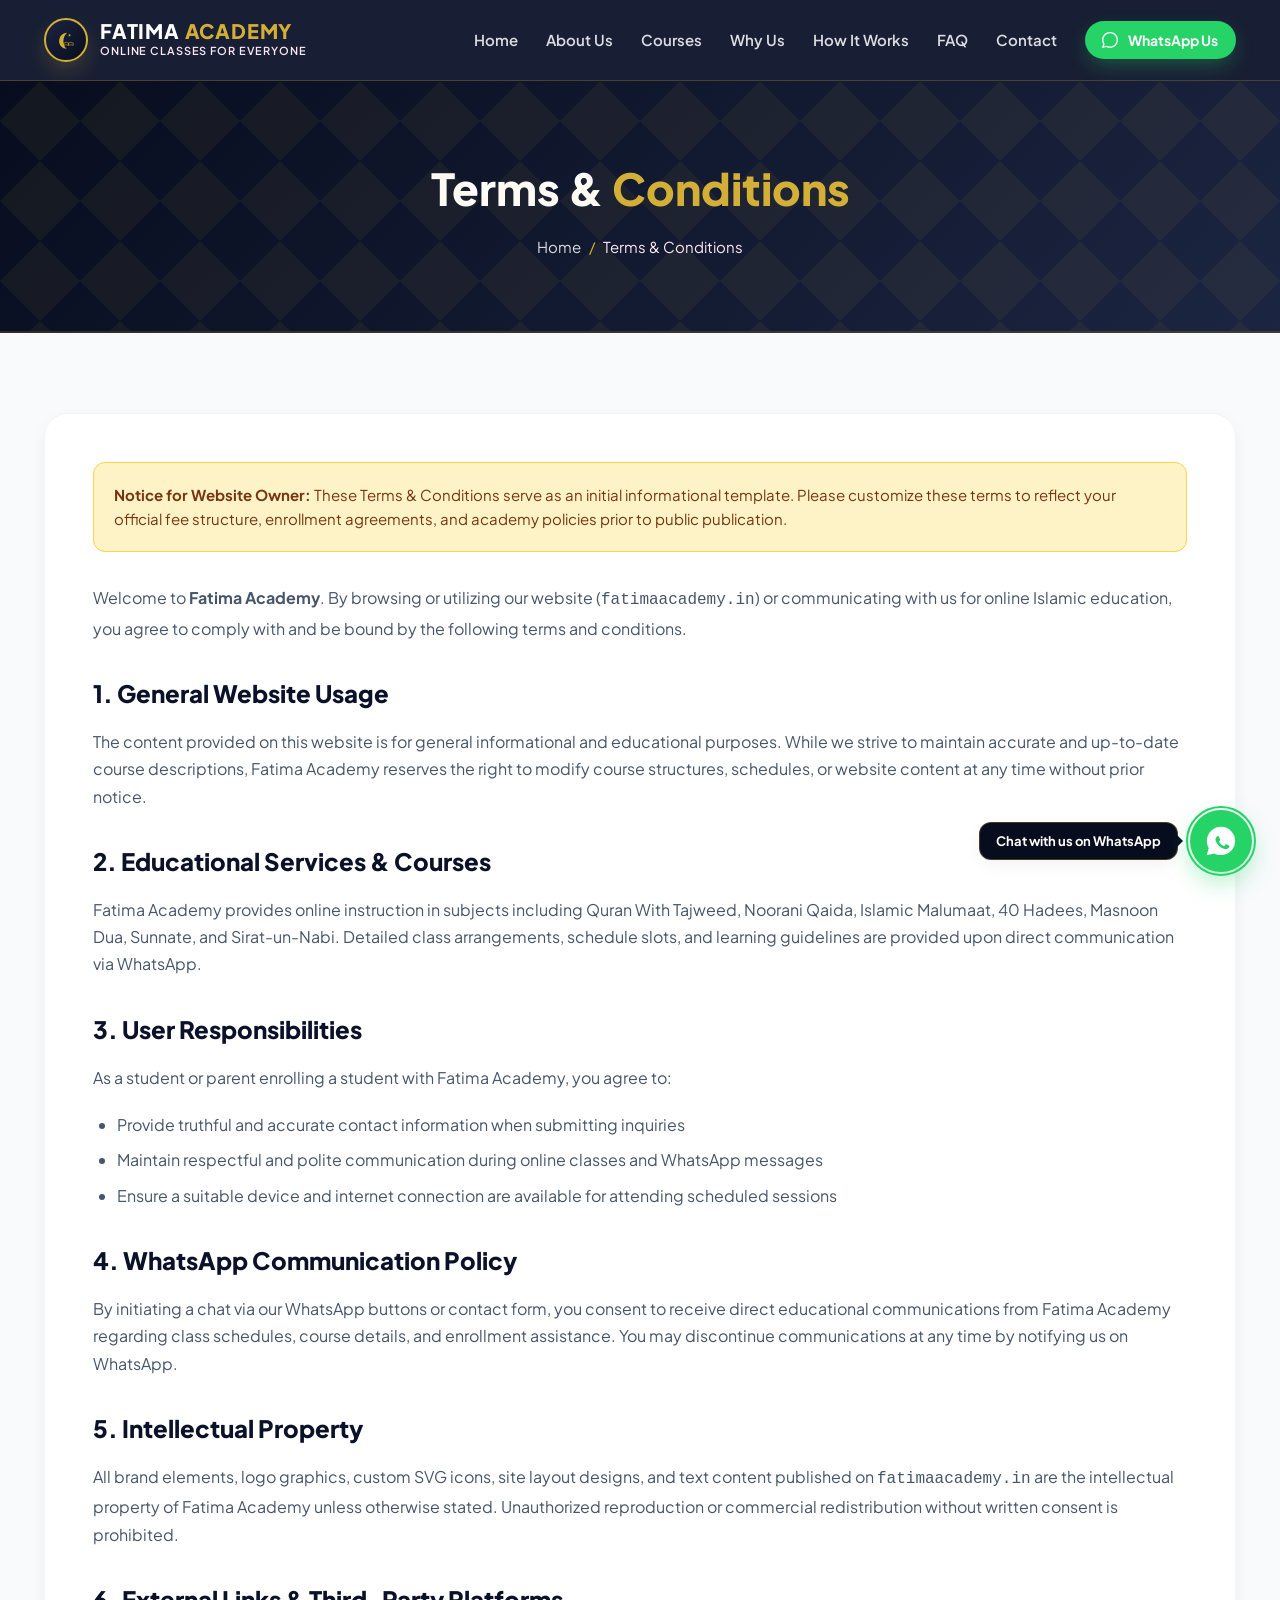
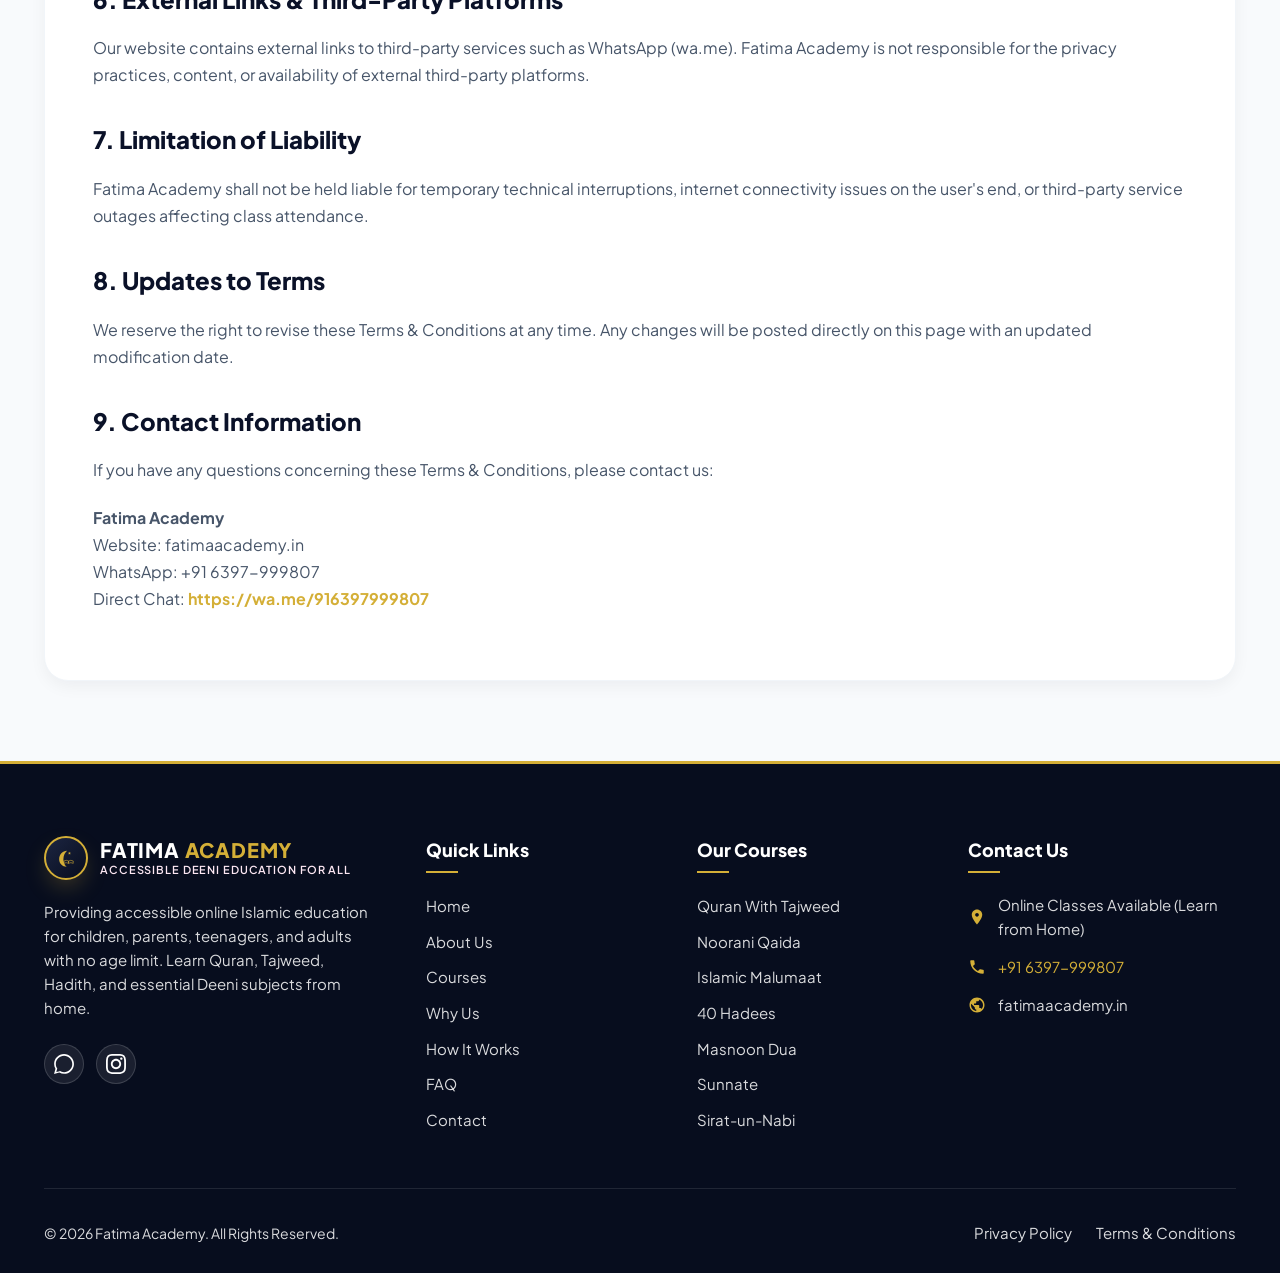
<file: terms.html>
<!DOCTYPE html>
<html lang="en">
<head>
  <meta charset="UTF-8">
  <meta name="viewport" content="width=device-width, initial-scale=1.0">
  <title>Terms & Conditions | Fatima Academy</title>
  <meta name="description" content="Terms & Conditions governing the use of Fatima Academy website and online Islamic education inquiries.">
  
  <link rel="icon" type="image/svg+xml" href="favicon.svg">
  <link rel="stylesheet" href="css/style.css">
</head>
<body>
  <a href="#main-content" class="skip-link">Skip to main content</a>

  <!-- Header -->
  <header class="header">
    <div class="container nav-container">
      <a href="index.html" class="brand-logo" aria-label="Fatima Academy Home">
        <div class="brand-icon-wrapper">
          <svg viewBox="0 0 512 512" width="24" height="24">
            <path d="M280 100 C 180 100, 110 180, 110 280 C 110 370, 180 440, 270 440 C 230 410, 200 350, 200 280 C 200 200, 240 130, 280 100 Z" fill="#D4AF37"/>
            <polygon points="330,120 338,144 362,144 343,159 350,183 330,168 310,183 317,159 298,144 322,144" fill="#D4AF37"/>
            <path d="M 210 320 Q 260 290 310 320 L 310 370 Q 260 340 210 370 Z" fill="none" stroke="#D4AF37" stroke-width="12"/>
            <path d="M 310 320 Q 360 290 410 320 L 410 370 Q 360 340 310 370 Z" fill="none" stroke="#D4AF37" stroke-width="12"/>
          </svg>
        </div>
        <div class="brand-text">
          <span class="brand-title">FATIMA <span>ACADEMY</span></span>
          <span class="brand-tagline">Online Classes for Everyone</span>
        </div>
      </a>

      <button class="mobile-toggle" id="mobile-toggle" aria-label="Toggle navigation menu" aria-expanded="false" aria-controls="nav-menu">
        <span></span>
        <span></span>
        <span></span>
      </button>

      <nav class="nav-menu" id="nav-menu">
        <a href="index.html" class="nav-link">Home</a>
        <a href="about.html" class="nav-link">About Us</a>
        <a href="courses.html" class="nav-link">Courses</a>
        <a href="why-us.html" class="nav-link">Why Us</a>
        <a href="how-it-works.html" class="nav-link">How It Works</a>
        <a href="faq.html" class="nav-link">FAQ</a>
        <a href="contact.html" class="nav-link">Contact</a>
        <a href="https://wa.me/916397999807?text=Assalamu%20Alaikum%2C%20I%20would%20like%20to%20know%20more%20about%20Fatima%20Academy%20online%20classes." target="_blank" rel="noopener noreferrer" class="btn btn-whatsapp btn-sm nav-cta-btn">
          <svg viewBox="0 0 24 24" width="16" height="16" fill="currentColor"><path d="M.057 24l1.687-6.163c-1.041-1.804-1.588-3.849-1.587-5.946.003-6.556 5.338-11.891 11.893-11.891 3.181.001 6.167 1.24 8.413 3.488 2.245 2.248 3.481 5.236 3.48 8.414-.003 6.557-5.338 11.892-11.893 11.892-1.99-.001-3.951-.5-5.688-1.448l-6.305 1.654zm6.597-3.807c1.676.995 3.276 1.591 5.392 1.592 5.448 0 9.886-4.434 9.889-9.885.002-5.462-4.415-9.89-9.881-9.892-5.452 0-9.887 4.434-9.889 9.884-.001 2.225.651 3.891 1.746 5.634l-1.14 4.162 4.223-1.107z"/></svg>
          WhatsApp Us
        </a>
      </nav>
    </div>
  </header>
  <div class="nav-overlay" id="nav-overlay"></div>

  <!-- Page Hero -->
  <section class="page-hero">
    <div class="hero-pattern"></div>
    <div class="container text-center">
      <h1 class="page-hero-title">Terms & <span>Conditions</span></h1>
      <div class="breadcrumb justify-center" style="display: flex; justify-content: center;">
        <a href="index.html">Home</a>
        <span class="breadcrumb-separator">/</span>
        <span>Terms & Conditions</span>
      </div>
    </div>
  </section>

  <!-- Main Content -->
  <main id="main-content">
    <section class="section-padding">
      <div class="container">
        <div class="legal-content reveal">
          
          <div class="legal-notice-box">
            <strong>Notice for Website Owner:</strong> These Terms & Conditions serve as an initial informational template. Please customize these terms to reflect your official fee structure, enrollment agreements, and academy policies prior to public publication.
          </div>

          <p>Welcome to <strong>Fatima Academy</strong>. By browsing or utilizing our website (<code>fatimaacademy.in</code>) or communicating with us for online Islamic education, you agree to comply with and be bound by the following terms and conditions.</p>

          <h2>1. General Website Usage</h2>
          <p>The content provided on this website is for general informational and educational purposes. While we strive to maintain accurate and up-to-date course descriptions, Fatima Academy reserves the right to modify course structures, schedules, or website content at any time without prior notice.</p>

          <h2>2. Educational Services & Courses</h2>
          <p>Fatima Academy provides online instruction in subjects including Quran With Tajweed, Noorani Qaida, Islamic Malumaat, 40 Hadees, Masnoon Dua, Sunnate, and Sirat-un-Nabi. Detailed class arrangements, schedule slots, and learning guidelines are provided upon direct communication via WhatsApp.</p>

          <h2>3. User Responsibilities</h2>
          <p>As a student or parent enrolling a student with Fatima Academy, you agree to:</p>
          <ul>
            <li>Provide truthful and accurate contact information when submitting inquiries</li>
            <li>Maintain respectful and polite communication during online classes and WhatsApp messages</li>
            <li>Ensure a suitable device and internet connection are available for attending scheduled sessions</li>
          </ul>

          <h2>4. WhatsApp Communication Policy</h2>
          <p>By initiating a chat via our WhatsApp buttons or contact form, you consent to receive direct educational communications from Fatima Academy regarding class schedules, course details, and enrollment assistance. You may discontinue communications at any time by notifying us on WhatsApp.</p>

          <h2>5. Intellectual Property</h2>
          <p>All brand elements, logo graphics, custom SVG icons, site layout designs, and text content published on <code>fatimaacademy.in</code> are the intellectual property of Fatima Academy unless otherwise stated. Unauthorized reproduction or commercial redistribution without written consent is prohibited.</p>

          <h2>6. External Links & Third-Party Platforms</h2>
          <p>Our website contains external links to third-party services such as WhatsApp (wa.me). Fatima Academy is not responsible for the privacy practices, content, or availability of external third-party platforms.</p>

          <h2>7. Limitation of Liability</h2>
          <p>Fatima Academy shall not be held liable for temporary technical interruptions, internet connectivity issues on the user's end, or third-party service outages affecting class attendance.</p>

          <h2>8. Updates to Terms</h2>
          <p>We reserve the right to revise these Terms & Conditions at any time. Any changes will be posted directly on this page with an updated modification date.</p>

          <h2>9. Contact Information</h2>
          <p>If you have any questions concerning these Terms & Conditions, please contact us:</p>
          <p>
            <strong>Fatima Academy</strong><br>
            Website: fatimaacademy.in<br>
            WhatsApp: +91 6397-999807<br>
            Direct Chat: <a href="https://wa.me/916397999807" target="_blank" rel="noopener noreferrer" style="color:var(--gold-primary); font-weight:700;">https://wa.me/916397999807</a>
          </p>

        </div>
      </div>
    </section>
  </main>

  <!-- FLOATING WHATSAPP BUTTON -->
  <div class="floating-whatsapp-container">
    <div class="whatsapp-tooltip">Chat with us on WhatsApp</div>
    <a href="https://wa.me/916397999807?text=Assalamu%20Alaikum%2C%20I%20would%20like%20to%20know%20more%20about%20Fatima%20Academy%20online%20classes." target="_blank" rel="noopener noreferrer" class="floating-whatsapp-btn" aria-label="Chat with Fatima Academy on WhatsApp">
      <svg viewBox="0 0 24 24" width="34" height="34" fill="currentColor">
        <path d="M12.011 2c-5.506 0-9.989 4.478-9.99 9.984 0 1.758.459 3.474 1.33 4.987l-1.414 5.163 5.284-1.385c1.458.796 3.103 1.215 4.786 1.216h.004c5.505 0 9.989-4.478 9.99-9.985 0-2.667-1.037-5.176-2.922-7.062-1.886-1.886-4.396-2.923-7.068-2.923zm5.834 14.164c-.247.695-1.237 1.328-1.705 1.408-.468.08-.857.348-2.883-.456-2.438-.967-4.004-3.447-4.126-3.609-.122-.162-.992-1.32-1.002-2.528-.01-1.208.618-1.802.839-2.043.221-.241.482-.302.643-.302.161 0 .322.002.463.009.15.008.352-.057.552.422.201.482.683 1.668.743 1.789.06.12.1.261.02.422-.08.161-.12.261-.241.402-.12.141-.252.315-.36.423-.12.12-.246.251-.106.492.14.241.624 1.03 1.341 1.668.922.82 1.7 1.074 1.941 1.194.241.12.382.1.522-.06.141-.161.603-.703.764-.944.161-.241.322-.201.542-.12.221.08 1.407.663 1.648.784.241.12.402.181.462.281.06.101.06.583-.187 1.278z"/>
      </svg>
    </a>
  </div>

  <!-- Footer -->
  <footer class="footer">
    <div class="container">
      <div class="footer-grid">
        <div class="footer-brand">
          <a href="index.html" class="brand-logo" aria-label="Fatima Academy">
            <div class="brand-icon-wrapper">
              <svg viewBox="0 0 512 512" width="24" height="24">
                <path d="M280 100 C 180 100, 110 180, 110 280 C 110 370, 180 440, 270 440 C 230 410, 200 350, 200 280 C 200 200, 240 130, 280 100 Z" fill="#D4AF37"/>
                <polygon points="330,120 338,144 362,144 343,159 350,183 330,168 310,183 317,159 298,144 322,144" fill="#D4AF37"/>
                <path d="M 210 320 Q 260 290 310 320 L 310 370 Q 260 340 210 370 Z" fill="none" stroke="#D4AF37" stroke-width="12"/>
                <path d="M 310 320 Q 360 290 410 320 L 410 370 Q 360 340 310 370 Z" fill="none" stroke="#D4AF37" stroke-width="12"/>
              </svg>
            </div>
            <div class="brand-text">
              <span class="brand-title">FATIMA <span>ACADEMY</span></span>
              <span class="brand-tagline">Accessible Deeni Education for All</span>
            </div>
          </a>
          <p>Providing accessible online Islamic education for children, parents, teenagers, and adults with no age limit. Learn Quran, Tajweed, Hadith, and essential Deeni subjects from home.</p>
          <div class="footer-socials">
            <a href="https://wa.me/916397999807" target="_blank" rel="noopener noreferrer" class="social-icon" aria-label="WhatsApp">
              <svg viewBox="0 0 24 24" width="20" height="20" fill="currentColor"><path d="M.057 24l1.687-6.163c-1.041-1.804-1.588-3.849-1.587-5.946.003-6.556 5.338-11.891 11.893-11.891 3.181.001 6.167 1.24 8.413 3.488 2.245 2.248 3.481 5.236 3.48 8.414-.003 6.557-5.338 11.892-11.893 11.892-1.99-.001-3.951-.5-5.688-1.448l-6.305 1.654zm6.597-3.807c1.676.995 3.276 1.591 5.392 1.592 5.448 0 9.886-4.434 9.889-9.885.002-5.462-4.415-9.89-9.881-9.892-5.452 0-9.887 4.434-9.889 9.884-.001 2.225.651 3.891 1.746 5.634l-1.14 4.162 4.223-1.107z"/></svg>
            </a>
            <a href="#" target="_blank" rel="noopener noreferrer" class="social-icon" aria-label="Instagram (Placeholder)">
              <svg viewBox="0 0 24 24" width="20" height="20" fill="currentColor"><path d="M12 2.163c3.204 0 3.584.012 4.85.07 3.252.148 4.771 1.691 4.919 4.919.058 1.265.069 1.645.069 4.849 0 3.205-.012 3.584-.069 4.849-.149 3.225-1.664 4.771-4.919 4.919-1.266.058-1.644.07-4.85.07-3.204 0-3.584-.012-4.849-.07-3.26-.149-4.771-1.699-4.919-4.92-.058-1.265-.07-1.644-.07-4.849 0-3.204.013-3.583.07-4.849.149-3.227 1.664-4.771 4.919-4.919 1.266-.057 1.645-.069 4.849-.069zm0-2.163c-3.259 0-3.667.014-4.947.072-4.358.2-6.78 2.618-6.98 6.98-.059 1.281-.073 1.689-.073 4.948 0 3.259.014 3.668.072 4.948.2 4.358 2.618 6.78 6.98 6.98 1.281.058 1.689.072 4.948.072 3.259 0 3.668-.014 4.948-.072 4.354-.2 6.782-2.618 6.979-6.98.059-1.28.073-1.689.073-4.948 0-3.259-.014-3.667-.072-4.947-.196-4.354-2.617-6.78-6.979-6.98-1.281-.059-1.69-.073-4.949-.073zm0 5.838c-3.403 0-6.162 2.759-6.162 6.162s2.759 6.163 6.162 6.163 6.162-2.759 6.162-6.163c0-3.403-2.759-6.162-6.162-6.162zm0 10.162c-2.209 0-4-1.79-4-4 0-2.209 1.791-4 4-4s4 1.791 4 4c0 2.21-1.791 4-4 4zm6.406-11.845c-.796 0-1.441.645-1.441 1.44s.645 1.44 1.441 1.44c.795 0 1.439-.645 1.439-1.44s-.644-1.44-1.439-1.44z"/></svg>
            </a>
          </div>
        </div>

        <div class="footer-widget">
          <h3 class="footer-widget-title">Quick Links</h3>
          <ul class="footer-links">
            <li><a href="index.html" class="footer-link">Home</a></li>
            <li><a href="about.html" class="footer-link">About Us</a></li>
            <li><a href="courses.html" class="footer-link">Courses</a></li>
            <li><a href="why-us.html" class="footer-link">Why Us</a></li>
            <li><a href="how-it-works.html" class="footer-link">How It Works</a></li>
            <li><a href="faq.html" class="footer-link">FAQ</a></li>
            <li><a href="contact.html" class="footer-link">Contact</a></li>
          </ul>
        </div>

        <div class="footer-widget">
          <h3 class="footer-widget-title">Our Courses</h3>
          <ul class="footer-links">
            <li><a href="courses.html" class="footer-link">Quran With Tajweed</a></li>
            <li><a href="courses.html" class="footer-link">Noorani Qaida</a></li>
            <li><a href="courses.html" class="footer-link">Islamic Malumaat</a></li>
            <li><a href="courses.html" class="footer-link">40 Hadees</a></li>
            <li><a href="courses.html" class="footer-link">Masnoon Dua</a></li>
            <li><a href="courses.html" class="footer-link">Sunnate</a></li>
            <li><a href="courses.html" class="footer-link">Sirat-un-Nabi</a></li>
          </ul>
        </div>

        <div class="footer-widget">
          <h3 class="footer-widget-title">Contact Us</h3>
          <div class="footer-contact-item">
            <svg viewBox="0 0 24 24"><path d="M12 2C8.13 2 5 5.13 5 9c0 5.25 7 13 7 13s7-7.75 7-13c0-3.87-3.13-7-7-7zm0 9.5c-1.38 0-2.5-1.12-2.5-2.5s1.12-2.5 2.5-2.5 2.5 1.12 2.5 2.5-1.12 2.5-2.5 2.5z"/></svg>
            <span>Online Classes Available (Learn from Home)</span>
          </div>
          <div class="footer-contact-item">
            <svg viewBox="0 0 24 24"><path d="M6.62 10.79c1.44 2.83 3.76 5.14 6.59 6.59l2.2-2.2c.27-.27.67-.36 1.02-.24 1.12.37 2.33.57 3.57.57.55 0 1 .45 1 1V20c0 .55-.45 1-1 1-9.39 0-17-7.61-17-17 0-.55.45-1 1-1h3.5c.55 0 1 .45 1 1 0 1.25.2 2.45.57 3.57.11.35.03.74-.25 1.02l-2.2 2.2z"/></svg>
            <a href="https://wa.me/916397999807" target="_blank" rel="noopener noreferrer" style="color:var(--gold-primary);">+91 6397-999807</a>
          </div>
          <div class="footer-contact-item">
            <svg viewBox="0 0 24 24"><path d="M12 2C6.48 2 2 6.48 2 12s4.48 10 10 10 10-4.48 10-10S17.52 2 12 2zm-1 17.93c-3.95-.49-7-3.85-7-7.93 0-.62.08-1.21.21-1.79L9 15v1c0 1.1.9 2 2 2v1.93zm6.9-2.54c-.26-.81-1-1.39-1.9-1.39h-1v-3c0-.55-.45-1-1-1H8v-2h2c.55 0 1-.45 1-1V7h2c1.1 0 2-.9 2-2v-.41c2.93 1.19 5 4.06 5 7.41 0 2.08-.8 3.97-2.1 5.39z"/></svg>
            <span>fatimaacademy.in</span>
          </div>
        </div>
      </div>

      <div class="footer-bottom">
        <p>&copy; <span id="current-year">2026</span> Fatima Academy. All Rights Reserved.</p>
        <div class="footer-legal-links">
          <a href="privacy-policy.html" class="footer-link">Privacy Policy</a>
          <a href="terms.html" class="footer-link">Terms & Conditions</a>
        </div>
      </div>
    </div>
  </footer>

  <script src="js/script.js"></script>
</body>
</html>
</file>
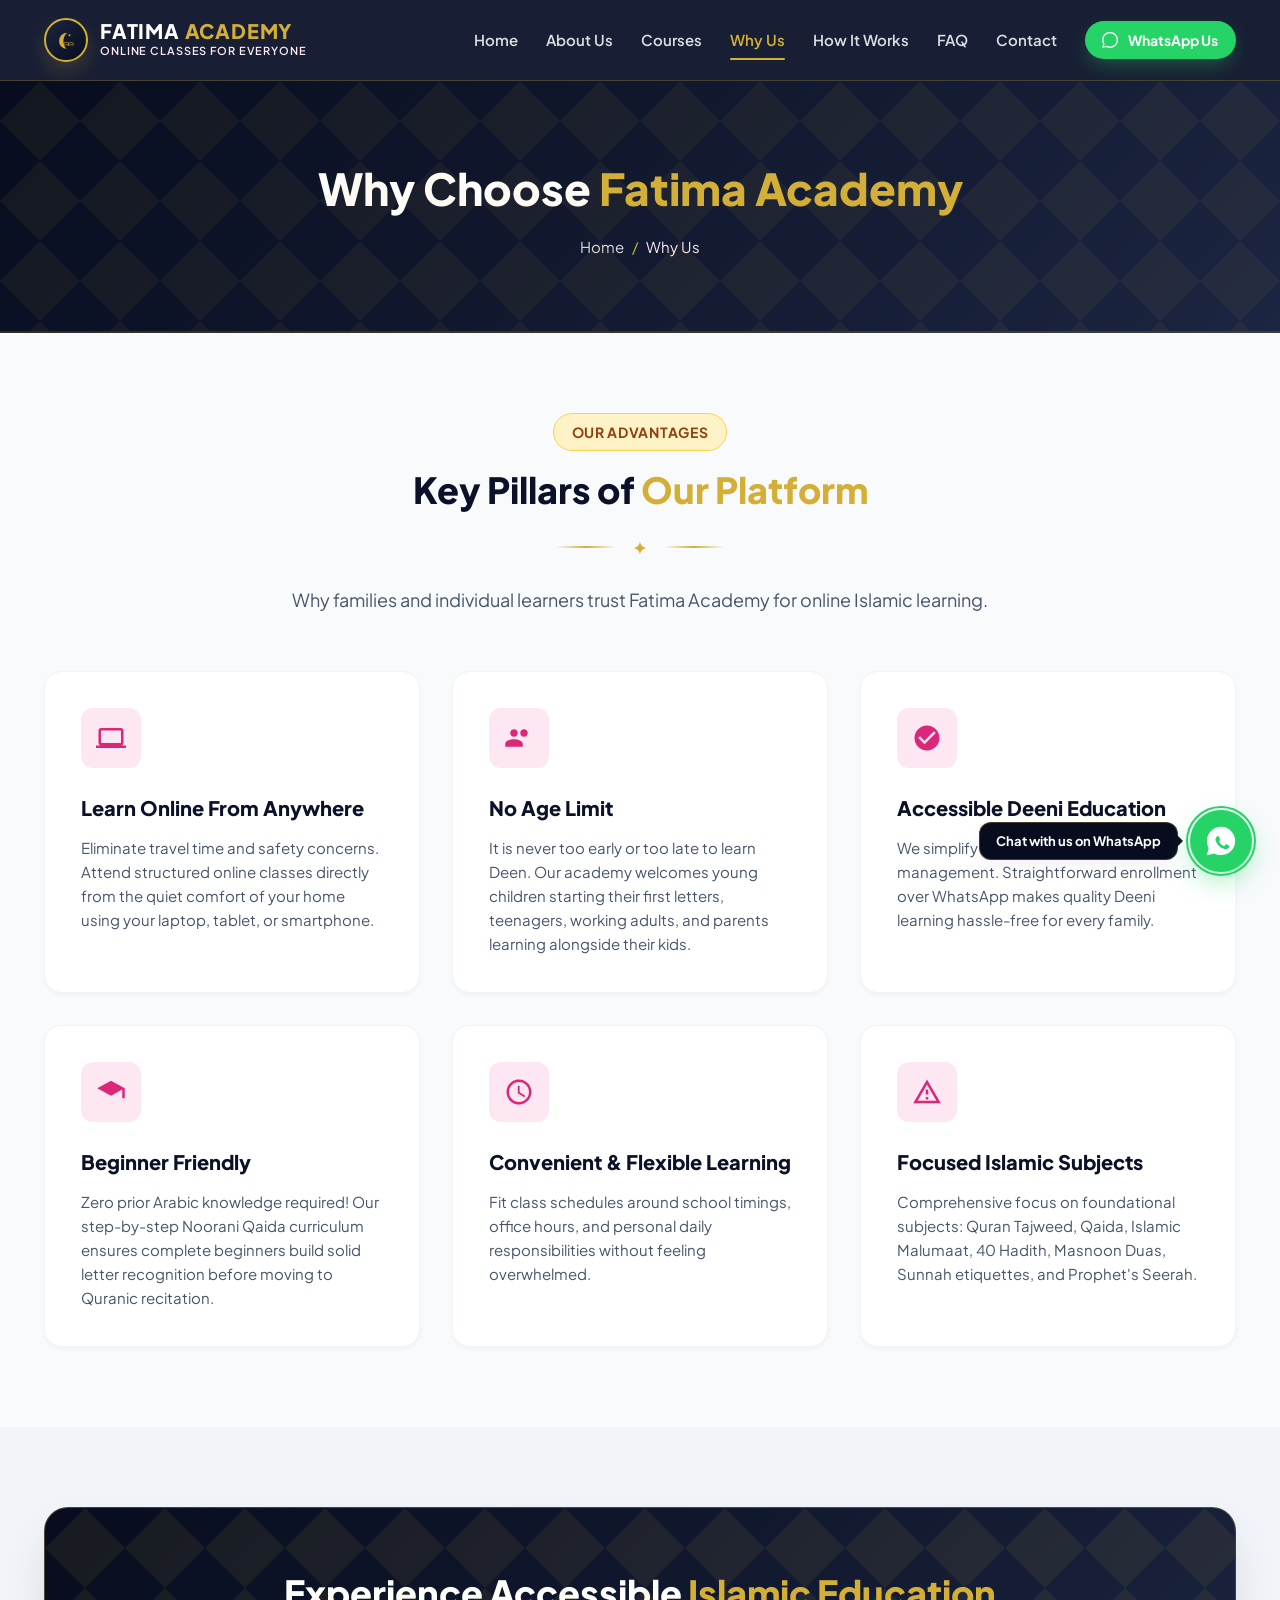
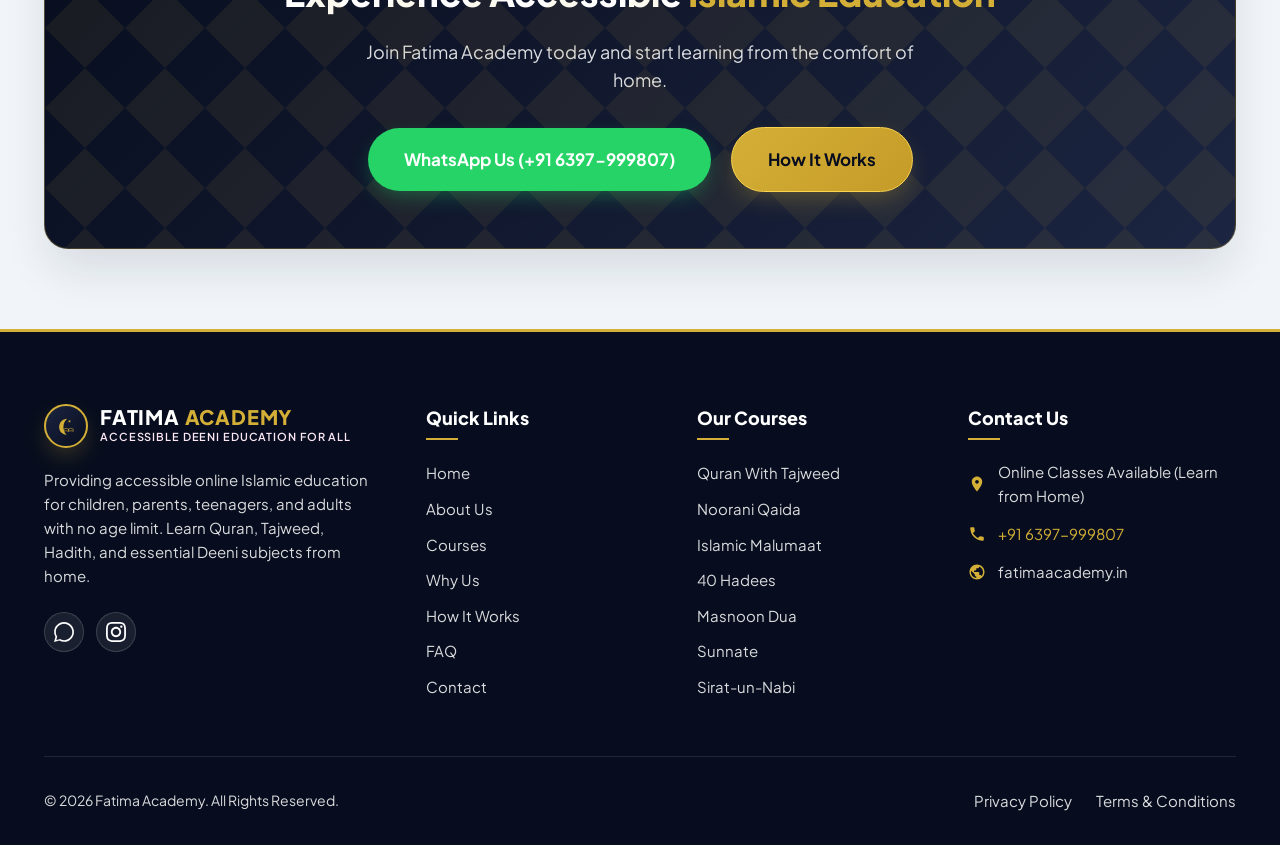
<file: why-us.html>
<!DOCTYPE html>
<html lang="en">
<head>
  <meta charset="UTF-8">
  <meta name="viewport" content="width=device-width, initial-scale=1.0">
  <title>Why Fatima Academy | Key Benefits & Pillars</title>
  <meta name="description" content="Discover why learners choose Fatima Academy for online Islamic education: learn online from home, no age limit, beginner friendly, and flexible schedules.">
  <meta name="keywords" content="Why Fatima Academy, online Islamic learning benefits, learn Quran at home, accessible Deeni education, flexible Quran classes">
  
  <meta property="og:title" content="Why Choose Fatima Academy">
  <meta property="og:description" content="Convenient, beginner-friendly online Deeni education with no age limit. Learn from home with custom scheduling.">
  <meta property="og:type" content="website">
  <meta property="og:url" content="https://fatimaacademy.in/why-us.html">
  
  <link rel="icon" type="image/svg+xml" href="favicon.svg">
  <link rel="stylesheet" href="css/style.css">
</head>
<body>
  <a href="#main-content" class="skip-link">Skip to main content</a>

  <!-- Header -->
  <header class="header">
    <div class="container nav-container">
      <a href="index.html" class="brand-logo" aria-label="Fatima Academy Home">
        <div class="brand-icon-wrapper">
          <svg viewBox="0 0 512 512" width="24" height="24">
            <path d="M280 100 C 180 100, 110 180, 110 280 C 110 370, 180 440, 270 440 C 230 410, 200 350, 200 280 C 200 200, 240 130, 280 100 Z" fill="#D4AF37"/>
            <polygon points="330,120 338,144 362,144 343,159 350,183 330,168 310,183 317,159 298,144 322,144" fill="#D4AF37"/>
            <path d="M 210 320 Q 260 290 310 320 L 310 370 Q 260 340 210 370 Z" fill="none" stroke="#D4AF37" stroke-width="12"/>
            <path d="M 310 320 Q 360 290 410 320 L 410 370 Q 360 340 310 370 Z" fill="none" stroke="#D4AF37" stroke-width="12"/>
          </svg>
        </div>
        <div class="brand-text">
          <span class="brand-title">FATIMA <span>ACADEMY</span></span>
          <span class="brand-tagline">Online Classes for Everyone</span>
        </div>
      </a>

      <button class="mobile-toggle" id="mobile-toggle" aria-label="Toggle navigation menu" aria-expanded="false" aria-controls="nav-menu">
        <span></span>
        <span></span>
        <span></span>
      </button>

      <nav class="nav-menu" id="nav-menu">
        <a href="index.html" class="nav-link">Home</a>
        <a href="about.html" class="nav-link">About Us</a>
        <a href="courses.html" class="nav-link">Courses</a>
        <a href="why-us.html" class="nav-link active">Why Us</a>
        <a href="how-it-works.html" class="nav-link">How It Works</a>
        <a href="faq.html" class="nav-link">FAQ</a>
        <a href="contact.html" class="nav-link">Contact</a>
        <a href="https://wa.me/916397999807?text=Assalamu%20Alaikum%2C%20I%20would%20like%20to%20know%20more%20about%20Fatima%20Academy%20online%20classes." target="_blank" rel="noopener noreferrer" class="btn btn-whatsapp btn-sm nav-cta-btn">
          <svg viewBox="0 0 24 24" width="16" height="16" fill="currentColor"><path d="M.057 24l1.687-6.163c-1.041-1.804-1.588-3.849-1.587-5.946.003-6.556 5.338-11.891 11.893-11.891 3.181.001 6.167 1.24 8.413 3.488 2.245 2.248 3.481 5.236 3.48 8.414-.003 6.557-5.338 11.892-11.893 11.892-1.99-.001-3.951-.5-5.688-1.448l-6.305 1.654zm6.597-3.807c1.676.995 3.276 1.591 5.392 1.592 5.448 0 9.886-4.434 9.889-9.885.002-5.462-4.415-9.89-9.881-9.892-5.452 0-9.887 4.434-9.889 9.884-.001 2.225.651 3.891 1.746 5.634l-1.14 4.162 4.223-1.107z"/></svg>
          WhatsApp Us
        </a>
      </nav>
    </div>
  </header>
  <div class="nav-overlay" id="nav-overlay"></div>

  <!-- Page Hero -->
  <section class="page-hero">
    <div class="hero-pattern"></div>
    <div class="container text-center">
      <h1 class="page-hero-title">Why Choose <span>Fatima Academy</span></h1>
      <div class="breadcrumb justify-center" style="display: flex; justify-content: center;">
        <a href="index.html">Home</a>
        <span class="breadcrumb-separator">/</span>
        <span>Why Us</span>
      </div>
    </div>
  </section>

  <!-- Main Content -->
  <main id="main-content">
    <section class="section-padding">
      <div class="container">
        <div class="section-header reveal">
          <span class="section-badge gold">Our Advantages</span>
          <h2 class="section-title">Key Pillars of <span>Our Platform</span></h2>
          <div class="ornament-divider"><span class="ornament-symbol">✦</span></div>
          <p class="section-subtitle">Why families and individual learners trust Fatima Academy for online Islamic learning.</p>
        </div>

        <div class="why-grid">
          
          <!-- Pillar 1 -->
          <div class="why-card reveal">
            <div class="why-icon">
              <svg viewBox="0 0 24 24"><path d="M20 18c1.1 0 1.99-.9 1.99-2L22 6c0-1.1-.9-2-2-2H4c-1.1 0-2 .9-2 2v10c0 1.1.9 2 2 2H0v2h24v-2h-4zM4 6h16v10H4V6z"/></svg>
            </div>
            <h3 class="why-title">Learn Online From Anywhere</h3>
            <p class="why-desc">Eliminate travel time and safety concerns. Attend structured online classes directly from the quiet comfort of your home using your laptop, tablet, or smartphone.</p>
          </div>

          <!-- Pillar 2 -->
          <div class="why-card reveal">
            <div class="why-icon">
              <svg viewBox="0 0 24 24"><path d="M16 11c1.66 0 2.99-1.34 2.99-3S17.66 5 16 5c-1.66 0-3 1.34-3 3s1.34 3 3 3zm-8 0c1.66 0 2.99-1.34 2.99-3S9.66 5 8 5C6.34 5 5 6.34 5 8s1.34 3 3 3zm0 2c-2.33 0-7 1.17-7 3.5V19h14v-2.5c0-2.33-4.67-3.5-7-3.5z"/></svg>
            </div>
            <h3 class="why-title">No Age Limit</h3>
            <p class="why-desc">It is never too early or too late to learn Deen. Our academy welcomes young children starting their first letters, teenagers, working adults, and parents learning alongside their kids.</p>
          </div>

          <!-- Pillar 3 -->
          <div class="why-card reveal">
            <div class="why-icon">
              <svg viewBox="0 0 24 24"><path d="M12 2C6.48 2 2 6.48 2 12s4.48 10 10 10 10-4.48 10-10S17.52 2 12 2zm-2 15l-5-5 1.41-1.41L10 14.17l7.59-7.59L19 8l-9 9z"/></svg>
            </div>
            <h3 class="why-title">Accessible Deeni Education</h3>
            <p class="why-desc">We simplify registration and class management. Straightforward enrollment over WhatsApp makes quality Deeni learning hassle-free for every family.</p>
          </div>

          <!-- Pillar 4 -->
          <div class="why-card reveal">
            <div class="why-icon">
              <svg viewBox="0 0 24 24"><path d="M12 3L1 9l11 6 9-4.91V17h2V9L12 3z"/></svg>
            </div>
            <h3 class="why-title">Beginner Friendly</h3>
            <p class="why-desc">Zero prior Arabic knowledge required! Our step-by-step Noorani Qaida curriculum ensures complete beginners build solid letter recognition before moving to Quranic recitation.</p>
          </div>

          <!-- Pillar 5 -->
          <div class="why-card reveal">
            <div class="why-icon">
              <svg viewBox="0 0 24 24"><path d="M11.99 2C6.47 2 2 6.48 2 12s4.47 10 9.99 10C17.52 22 22 17.52 22 12S17.52 2 11.99 2zM12 20c-4.42 0-8-3.58-8-8s3.58-8 8-8 8 3.58 8 8-3.58 8-8 8zm.5-13H11v6l5.25 3.15.75-1.23-4.5-2.67z"/></svg>
            </div>
            <h3 class="why-title">Convenient & Flexible Learning</h3>
            <p class="why-desc">Fit class schedules around school timings, office hours, and personal daily responsibilities without feeling overwhelmed.</p>
          </div>

          <!-- Pillar 6 -->
          <div class="why-card reveal">
            <div class="why-icon">
              <svg viewBox="0 0 24 24"><path d="M12 2L1 21h22L12 2zm0 3.99L19.53 19H4.47L12 5.99zM11 16h2v2h-2zm0-6h2v4h-2z"/></svg>
            </div>
            <h3 class="why-title">Focused Islamic Subjects</h3>
            <p class="why-desc">Comprehensive focus on foundational subjects: Quran Tajweed, Qaida, Islamic Malumaat, 40 Hadith, Masnoon Duas, Sunnah etiquettes, and Prophet's Seerah.</p>
          </div>

        </div>
      </div>
    </section>

    <!-- CTA BANNER -->
    <section class="section-padding" style="background-color: var(--bg-alt);">
      <div class="container">
        <div class="cta-banner reveal">
          <div class="hero-pattern"></div>
          <h2 class="cta-banner-title">Experience Accessible <span>Islamic Education</span></h2>
          <p class="cta-banner-text">Join Fatima Academy today and start learning from the comfort of home.</p>
          <div class="cta-banner-buttons">
            <a href="https://wa.me/916397999807?text=Assalamu%20Alaikum%2C%20I%20would%20like%20to%20know%20more%20about%20Fatima%20Academy%20online%20classes." target="_blank" rel="noopener noreferrer" class="btn btn-whatsapp btn-lg">
              WhatsApp Us (+91 6397-999807)
            </a>
            <a href="how-it-works.html" class="btn btn-primary btn-lg">How It Works</a>
          </div>
        </div>
      </div>
    </section>
  </main>

  <!-- FLOATING WHATSAPP BUTTON -->
  <div class="floating-whatsapp-container">
    <div class="whatsapp-tooltip">Chat with us on WhatsApp</div>
    <a href="https://wa.me/916397999807?text=Assalamu%20Alaikum%2C%20I%20would%20like%20to%20know%20more%20about%20Fatima%20Academy%20online%20classes." target="_blank" rel="noopener noreferrer" class="floating-whatsapp-btn" aria-label="Chat with Fatima Academy on WhatsApp">
      <svg viewBox="0 0 24 24" width="34" height="34" fill="currentColor">
        <path d="M12.011 2c-5.506 0-9.989 4.478-9.99 9.984 0 1.758.459 3.474 1.33 4.987l-1.414 5.163 5.284-1.385c1.458.796 3.103 1.215 4.786 1.216h.004c5.505 0 9.989-4.478 9.99-9.985 0-2.667-1.037-5.176-2.922-7.062-1.886-1.886-4.396-2.923-7.068-2.923zm5.834 14.164c-.247.695-1.237 1.328-1.705 1.408-.468.08-.857.348-2.883-.456-2.438-.967-4.004-3.447-4.126-3.609-.122-.162-.992-1.32-1.002-2.528-.01-1.208.618-1.802.839-2.043.221-.241.482-.302.643-.302.161 0 .322.002.463.009.15.008.352-.057.552.422.201.482.683 1.668.743 1.789.06.12.1.261.02.422-.08.161-.12.261-.241.402-.12.141-.252.315-.36.423-.12.12-.246.251-.106.492.14.241.624 1.03 1.341 1.668.922.82 1.7 1.074 1.941 1.194.241.12.382.1.522-.06.141-.161.603-.703.764-.944.161-.241.322-.201.542-.12.221.08 1.407.663 1.648.784.241.12.402.181.462.281.06.101.06.583-.187 1.278z"/>
      </svg>
    </a>
  </div>

  <!-- Footer -->
  <footer class="footer">
    <div class="container">
      <div class="footer-grid">
        <div class="footer-brand">
          <a href="index.html" class="brand-logo" aria-label="Fatima Academy">
            <div class="brand-icon-wrapper">
              <svg viewBox="0 0 512 512" width="24" height="24">
                <path d="M280 100 C 180 100, 110 180, 110 280 C 110 370, 180 440, 270 440 C 230 410, 200 350, 200 280 C 200 200, 240 130, 280 100 Z" fill="#D4AF37"/>
                <polygon points="330,120 338,144 362,144 343,159 350,183 330,168 310,183 317,159 298,144 322,144" fill="#D4AF37"/>
                <path d="M 210 320 Q 260 290 310 320 L 310 370 Q 260 340 210 370 Z" fill="none" stroke="#D4AF37" stroke-width="12"/>
                <path d="M 310 320 Q 360 290 410 320 L 410 370 Q 360 340 310 370 Z" fill="none" stroke="#D4AF37" stroke-width="12"/>
              </svg>
            </div>
            <div class="brand-text">
              <span class="brand-title">FATIMA <span>ACADEMY</span></span>
              <span class="brand-tagline">Accessible Deeni Education for All</span>
            </div>
          </a>
          <p>Providing accessible online Islamic education for children, parents, teenagers, and adults with no age limit. Learn Quran, Tajweed, Hadith, and essential Deeni subjects from home.</p>
          <div class="footer-socials">
            <a href="https://wa.me/916397999807" target="_blank" rel="noopener noreferrer" class="social-icon" aria-label="WhatsApp">
              <svg viewBox="0 0 24 24" width="20" height="20" fill="currentColor"><path d="M.057 24l1.687-6.163c-1.041-1.804-1.588-3.849-1.587-5.946.003-6.556 5.338-11.891 11.893-11.891 3.181.001 6.167 1.24 8.413 3.488 2.245 2.248 3.481 5.236 3.48 8.414-.003 6.557-5.338 11.892-11.893 11.892-1.99-.001-3.951-.5-5.688-1.448l-6.305 1.654zm6.597-3.807c1.676.995 3.276 1.591 5.392 1.592 5.448 0 9.886-4.434 9.889-9.885.002-5.462-4.415-9.89-9.881-9.892-5.452 0-9.887 4.434-9.889 9.884-.001 2.225.651 3.891 1.746 5.634l-1.14 4.162 4.223-1.107z"/></svg>
            </a>
            <a href="#" target="_blank" rel="noopener noreferrer" class="social-icon" aria-label="Instagram (Placeholder)">
              <svg viewBox="0 0 24 24" width="20" height="20" fill="currentColor"><path d="M12 2.163c3.204 0 3.584.012 4.85.07 3.252.148 4.771 1.691 4.919 4.919.058 1.265.069 1.645.069 4.849 0 3.205-.012 3.584-.069 4.849-.149 3.225-1.664 4.771-4.919 4.919-1.266.058-1.644.07-4.85.07-3.204 0-3.584-.012-4.849-.07-3.26-.149-4.771-1.699-4.919-4.92-.058-1.265-.07-1.644-.07-4.849 0-3.204.013-3.583.07-4.849.149-3.227 1.664-4.771 4.919-4.919 1.266-.057 1.645-.069 4.849-.069zm0-2.163c-3.259 0-3.667.014-4.947.072-4.358.2-6.78 2.618-6.98 6.98-.059 1.281-.073 1.689-.073 4.948 0 3.259.014 3.668.072 4.948.2 4.358 2.618 6.78 6.98 6.98 1.281.058 1.689.072 4.948.072 3.259 0 3.668-.014 4.948-.072 4.354-.2 6.782-2.618 6.979-6.98.059-1.28.073-1.689.073-4.948 0-3.259-.014-3.667-.072-4.947-.196-4.354-2.617-6.78-6.979-6.98-1.281-.059-1.69-.073-4.949-.073zm0 5.838c-3.403 0-6.162 2.759-6.162 6.162s2.759 6.163 6.162 6.163 6.162-2.759 6.162-6.163c0-3.403-2.759-6.162-6.162-6.162zm0 10.162c-2.209 0-4-1.79-4-4 0-2.209 1.791-4 4-4s4 1.791 4 4c0 2.21-1.791 4-4 4zm6.406-11.845c-.796 0-1.441.645-1.441 1.44s.645 1.44 1.441 1.44c.795 0 1.439-.645 1.439-1.44s-.644-1.44-1.439-1.44z"/></svg>
            </a>
          </div>
        </div>

        <div class="footer-widget">
          <h3 class="footer-widget-title">Quick Links</h3>
          <ul class="footer-links">
            <li><a href="index.html" class="footer-link">Home</a></li>
            <li><a href="about.html" class="footer-link">About Us</a></li>
            <li><a href="courses.html" class="footer-link">Courses</a></li>
            <li><a href="why-us.html" class="footer-link">Why Us</a></li>
            <li><a href="how-it-works.html" class="footer-link">How It Works</a></li>
            <li><a href="faq.html" class="footer-link">FAQ</a></li>
            <li><a href="contact.html" class="footer-link">Contact</a></li>
          </ul>
        </div>

        <div class="footer-widget">
          <h3 class="footer-widget-title">Our Courses</h3>
          <ul class="footer-links">
            <li><a href="courses.html" class="footer-link">Quran With Tajweed</a></li>
            <li><a href="courses.html" class="footer-link">Noorani Qaida</a></li>
            <li><a href="courses.html" class="footer-link">Islamic Malumaat</a></li>
            <li><a href="courses.html" class="footer-link">40 Hadees</a></li>
            <li><a href="courses.html" class="footer-link">Masnoon Dua</a></li>
            <li><a href="courses.html" class="footer-link">Sunnate</a></li>
            <li><a href="courses.html" class="footer-link">Sirat-un-Nabi</a></li>
          </ul>
        </div>

        <div class="footer-widget">
          <h3 class="footer-widget-title">Contact Us</h3>
          <div class="footer-contact-item">
            <svg viewBox="0 0 24 24"><path d="M12 2C8.13 2 5 5.13 5 9c0 5.25 7 13 7 13s7-7.75 7-13c0-3.87-3.13-7-7-7zm0 9.5c-1.38 0-2.5-1.12-2.5-2.5s1.12-2.5 2.5-2.5 2.5 1.12 2.5 2.5-1.12 2.5-2.5 2.5z"/></svg>
            <span>Online Classes Available (Learn from Home)</span>
          </div>
          <div class="footer-contact-item">
            <svg viewBox="0 0 24 24"><path d="M6.62 10.79c1.44 2.83 3.76 5.14 6.59 6.59l2.2-2.2c.27-.27.67-.36 1.02-.24 1.12.37 2.33.57 3.57.57.55 0 1 .45 1 1V20c0 .55-.45 1-1 1-9.39 0-17-7.61-17-17 0-.55.45-1 1-1h3.5c.55 0 1 .45 1 1 0 1.25.2 2.45.57 3.57.11.35.03.74-.25 1.02l-2.2 2.2z"/></svg>
            <a href="https://wa.me/916397999807" target="_blank" rel="noopener noreferrer" style="color:var(--gold-primary);">+91 6397-999807</a>
          </div>
          <div class="footer-contact-item">
            <svg viewBox="0 0 24 24"><path d="M12 2C6.48 2 2 6.48 2 12s4.48 10 10 10 10-4.48 10-10S17.52 2 12 2zm-1 17.93c-3.95-.49-7-3.85-7-7.93 0-.62.08-1.21.21-1.79L9 15v1c0 1.1.9 2 2 2v1.93zm6.9-2.54c-.26-.81-1-1.39-1.9-1.39h-1v-3c0-.55-.45-1-1-1H8v-2h2c.55 0 1-.45 1-1V7h2c1.1 0 2-.9 2-2v-.41c2.93 1.19 5 4.06 5 7.41 0 2.08-.8 3.97-2.1 5.39z"/></svg>
            <span>fatimaacademy.in</span>
          </div>
        </div>
      </div>

      <div class="footer-bottom">
        <p>&copy; <span id="current-year">2026</span> Fatima Academy. All Rights Reserved.</p>
        <div class="footer-legal-links">
          <a href="privacy-policy.html" class="footer-link">Privacy Policy</a>
          <a href="terms.html" class="footer-link">Terms & Conditions</a>
        </div>
      </div>
    </div>
  </footer>

  <script src="js/script.js"></script>
</body>
</html>
</file>
<file: css/style.css>
/* ==========================================================================
   FATIMA ACADEMY - OFFICIAL STYLESHEET
   Online Islamic Education Platform (fatimaacademy.in)
   ========================================================================== */

/* --------------------------------------------------------------------------
   1. GOOGLE FONTS & CSS VARIABLES
   -------------------------------------------------------------------------- */
@import url('https://fonts.googleapis.com/css2?family=Amiri:ital,wght@0,400;0,700;1,400&family=Plus+Jakarta+Sans:wght@300;400;500;600;700;800&display=swap');

:root {
  /* Brand Primary - Deep Royal Navy */
  --navy-darkest: #070D1E;
  --navy-dark: #0A1128;
  --navy-primary: #1C2541;
  --navy-medium: #2A365C;
  --navy-light: #3A4B7C;
  --navy-soft: #EEF2FF;

  /* Brand Secondary - Soft Pink / Rose Accent */
  --pink-deep: #DB2777;
  --pink-accent: #EC4899;
  --pink-medium: #F472B6;
  --pink-soft: #FCE7F3;
  --pink-light: #FFF1F2;
  --pink-border: #FBCFE8;

  /* Brand Accent - Royal Gold */
  --gold-primary: #D4AF37;
  --gold-hover: #B59226;
  --gold-light: #FEF3C7;
  --gold-border: #FCD34D;
  --gold-glow: rgba(212, 175, 55, 0.25);

  /* WhatsApp Brand Color */
  --whatsapp-green: #25D366;
  --whatsapp-hover: #1EBE5D;
  --whatsapp-shadow: rgba(37, 211, 102, 0.35);

  /* Neutrals & Text */
  --text-primary: #0F172A;
  --text-secondary: #475569;
  --text-muted: #64748B;
  --text-light: #94A3B8;
  --text-white: #FFFFFF;
  --text-white-muted: rgba(255, 255, 255, 0.85);

  /* Backgrounds */
  --bg-body: #F8FAFC;
  --bg-card: #FFFFFF;
  --bg-alt: #F1F5F9;

  /* Fonts */
  --font-main: 'Plus Jakarta Sans', -apple-system, BlinkMacSystemFont, sans-serif;
  --font-arabic: 'Amiri', serif;

  /* Elevation & Shadows */
  --shadow-sm: 0 2px 4px rgba(15, 23, 42, 0.04);
  --shadow-md: 0 6px 18px -2px rgba(15, 23, 42, 0.06);
  --shadow-lg: 0 16px 32px -4px rgba(15, 23, 42, 0.08);
  --shadow-xl: 0 24px 48px -6px rgba(15, 23, 42, 0.12);
  --shadow-gold: 0 10px 25px -5px rgba(212, 175, 55, 0.3);

  /* Radii */
  --radius-sm: 8px;
  --radius-md: 12px;
  --radius-lg: 18px;
  --radius-xl: 24px;
  --radius-full: 9999px;

  /* Transitions */
  --transition-fast: 0.2s cubic-bezier(0.4, 0, 0.2, 1);
  --transition-normal: 0.3s cubic-bezier(0.4, 0, 0.2, 1);
  --transition-slow: 0.5s cubic-bezier(0.4, 0, 0.2, 1);
}

/* --------------------------------------------------------------------------
   2. RESET & BASE STYLES
   -------------------------------------------------------------------------- */
*, *::before, *::after {
  box-sizing: border-box;
  margin: 0;
  padding: 0;
}

html {
  scroll-behavior: smooth;
  font-size: 16px;
  -webkit-text-size-adjust: 100%;
}

body {
  font-family: var(--font-main);
  background-color: var(--bg-body);
  color: var(--text-primary);
  line-height: 1.6;
  overflow-x: hidden;
  min-height: 100vh;
  display: flex;
  flex-direction: column;
}

/* Accessibility Focus States */
:focus-visible {
  outline: 3px solid var(--gold-primary);
  outline-offset: 3px;
}

/* Skip Link */
.skip-link {
  position: absolute;
  top: -100px;
  left: 20px;
  background: var(--gold-primary);
  color: var(--navy-dark);
  padding: 12px 20px;
  z-index: 10000;
  font-weight: 700;
  border-radius: var(--radius-sm);
  transition: top var(--transition-fast);
}

.skip-link:focus {
  top: 20px;
}

img, svg {
  max-width: 100%;
  height: auto;
  display: block;
}

a {
  color: inherit;
  text-decoration: none;
  transition: color var(--transition-fast);
}

ul, ol {
  list-style: none;
}

button, input, select, textarea {
  font: inherit;
  color: inherit;
}

button {
  cursor: pointer;
  border: none;
  background: none;
}

/* --------------------------------------------------------------------------
   3. TYPOGRAPHY & UTILITIES
   -------------------------------------------------------------------------- */
.container {
  width: 100%;
  max-width: 1240px;
  margin-left: auto;
  margin-right: auto;
  padding-left: 1.5rem;
  padding-right: 1.5rem;
}

.section-padding {
  padding-top: 5rem;
  padding-bottom: 5rem;
}

.text-center { text-align: center; }
.text-left { text-align: left; }
.text-right { text-align: right; }

.section-header {
  max-width: 720px;
  margin-left: auto;
  margin-right: auto;
  margin-bottom: 3.5rem;
  text-align: center;
}

.section-badge {
  display: inline-flex;
  align-items: center;
  gap: 0.5rem;
  padding: 0.4rem 1.1rem;
  background-color: var(--pink-soft);
  color: var(--pink-deep);
  border: 1px solid var(--pink-border);
  border-radius: var(--radius-full);
  font-size: 0.875rem;
  font-weight: 700;
  text-transform: uppercase;
  letter-spacing: 0.05em;
  margin-bottom: 1rem;
}

.section-badge.gold {
  background-color: var(--gold-light);
  color: #92400E;
  border-color: var(--gold-border);
}

.section-title {
  font-size: 2.25rem;
  font-weight: 800;
  color: var(--navy-dark);
  line-height: 1.25;
  margin-bottom: 1rem;
}

.section-title span {
  color: var(--gold-primary);
  position: relative;
}

.section-subtitle {
  font-size: 1.125rem;
  color: var(--text-secondary);
  font-weight: 400;
}

/* Ornamental Divider */
.ornament-divider {
  display: flex;
  align-items: center;
  justify-content: center;
  gap: 1rem;
  margin: 1.25rem 0 1.5rem;
}

.ornament-divider::before,
.ornament-divider::after {
  content: '';
  height: 2px;
  width: 60px;
  background: linear-gradient(90deg, transparent, var(--gold-primary), transparent);
}

.ornament-symbol {
  color: var(--gold-primary);
  font-size: 1.2rem;
}

/* --------------------------------------------------------------------------
   4. BUTTONS & BADGES
   -------------------------------------------------------------------------- */
.btn {
  display: inline-flex;
  align-items: center;
  justify-content: center;
  gap: 0.625rem;
  padding: 0.875rem 1.75rem;
  border-radius: var(--radius-full);
  font-weight: 700;
  font-size: 1rem;
  text-align: center;
  transition: all var(--transition-normal);
  white-space: nowrap;
  box-shadow: var(--shadow-sm);
  position: relative;
  overflow: hidden;
}

.btn-lg {
  padding: 1.1rem 2.25rem;
  font-size: 1.0625rem;
}

.btn-sm {
  padding: 0.5rem 1.1rem;
  font-size: 0.875rem;
}

.btn-primary {
  background: linear-gradient(135deg, var(--gold-primary) 0%, #C59B27 100%);
  color: var(--navy-darkest);
  border: 1px solid var(--gold-border);
  box-shadow: var(--shadow-gold);
}

.btn-primary:hover {
  background: linear-gradient(135deg, #E5BE46 0%, var(--gold-primary) 100%);
  transform: translateY(-2px);
  box-shadow: 0 12px 28px -4px rgba(212, 175, 55, 0.45);
}

.btn-secondary {
  background-color: var(--navy-primary);
  color: var(--text-white);
  border: 1px solid rgba(255, 255, 255, 0.15);
}

.btn-secondary:hover {
  background-color: var(--navy-dark);
  color: var(--text-white);
  transform: translateY(-2px);
  box-shadow: var(--shadow-lg);
}

.btn-pink {
  background-color: var(--pink-soft);
  color: var(--pink-deep);
  border: 1px solid var(--pink-border);
}

.btn-pink:hover {
  background-color: var(--pink-medium);
  color: var(--text-white);
  transform: translateY(-2px);
}

.btn-whatsapp {
  background-color: var(--whatsapp-green);
  color: var(--text-white);
  box-shadow: 0 8px 20px -4px var(--whatsapp-shadow);
}

.btn-whatsapp:hover {
  background-color: var(--whatsapp-hover);
  transform: translateY(-2px);
  box-shadow: 0 12px 24px -2px rgba(37, 211, 102, 0.45);
  color: var(--text-white);
}

.btn-outline-white {
  background-color: transparent;
  color: var(--text-white);
  border: 2px solid rgba(255, 255, 255, 0.4);
}

.btn-outline-white:hover {
  background-color: var(--text-white);
  color: var(--navy-dark);
  border-color: var(--text-white);
  transform: translateY(-2px);
}

/* --------------------------------------------------------------------------
   5. HEADER & NAVBAR
   -------------------------------------------------------------------------- */
.header {
  position: sticky;
  top: 0;
  left: 0;
  width: 100%;
  z-index: 1000;
  background-color: rgba(10, 17, 40, 0.94);
  backdrop-filter: blur(12px);
  -webkit-backdrop-filter: blur(12px);
  border-bottom: 1px solid rgba(212, 175, 55, 0.25);
  transition: all var(--transition-normal);
}

.nav-container {
  display: flex;
  align-items: center;
  justify-content: space-between;
  height: 80px;
}

/* Brand Logo */
.brand-logo {
  display: flex;
  align-items: center;
  gap: 0.75rem;
  text-decoration: none;
}

.brand-icon-wrapper {
  width: 44px;
  height: 44px;
  background: linear-gradient(135deg, var(--navy-primary) 0%, var(--navy-darkest) 100%);
  border: 2px solid var(--gold-primary);
  border-radius: 50%;
  display: flex;
  align-items: center;
  justify-content: center;
  box-shadow: var(--shadow-gold);
}

.brand-icon-wrapper svg {
  width: 24px;
  height: 24px;
  fill: var(--gold-primary);
}

.brand-text {
  display: flex;
  flex-direction: column;
}

.brand-title {
  font-size: 1.25rem;
  font-weight: 800;
  color: var(--text-white);
  letter-spacing: 0.04em;
  line-height: 1.1;
}

.brand-title span {
  color: var(--gold-primary);
}

.brand-tagline {
  font-size: 0.6875rem;
  color: var(--pink-soft);
  letter-spacing: 0.08em;
  text-transform: uppercase;
  font-weight: 600;
}

/* Nav Links Menu */
.nav-menu {
  display: flex;
  align-items: center;
  gap: 1.75rem;
}

.nav-link {
  font-size: 0.9375rem;
  font-weight: 600;
  color: var(--text-white-muted);
  position: relative;
  padding: 0.5rem 0;
  transition: color var(--transition-fast);
}

.nav-link:hover,
.nav-link.active {
  color: var(--gold-primary);
}

.nav-link::after {
  content: '';
  position: absolute;
  bottom: 0;
  left: 0;
  width: 0;
  height: 2px;
  background-color: var(--gold-primary);
  transition: width var(--transition-normal);
  border-radius: var(--radius-full);
}

.nav-link:hover::after,
.nav-link.active::after {
  width: 100%;
}

/* Mobile Hamburger Toggle */
.mobile-toggle {
  display: none;
  flex-direction: column;
  justify-content: space-between;
  width: 30px;
  height: 20px;
  background: transparent;
  border: none;
  z-index: 1002;
  padding: 0;
}

.mobile-toggle span {
  display: block;
  height: 3px;
  width: 100%;
  background-color: var(--gold-primary);
  border-radius: 3px;
  transition: all var(--transition-normal);
}

.mobile-toggle.active span:nth-child(1) {
  transform: translateY(8.5px) rotate(45deg);
}

.mobile-toggle.active span:nth-child(2) {
  opacity: 0;
}

.mobile-toggle.active span:nth-child(3) {
  transform: translateY(-8.5px) rotate(-45deg);
}

/* Mobile Menu Backdrop Overlay */
.nav-overlay {
  position: fixed;
  top: 0;
  left: 0;
  width: 100%;
  height: 100vh;
  background-color: rgba(7, 13, 30, 0.7);
  backdrop-filter: blur(4px);
  z-index: 1000;
  opacity: 0;
  visibility: hidden;
  transition: all var(--transition-normal);
}

.nav-overlay.active {
  opacity: 1;
  visibility: visible;
}

/* --------------------------------------------------------------------------
   6. HERO SLIDER SECTION
   -------------------------------------------------------------------------- */
.hero-section {
  position: relative;
  background-color: var(--navy-darkest);
  color: var(--text-white);
  overflow: hidden;
  min-height: 580px;
  display: flex;
  align-items: center;
}

.hero-slider {
  width: 100%;
  position: relative;
}

.hero-slides-wrapper {
  position: relative;
  min-height: 580px;
  display: flex;
}

.hero-slide {
  position: absolute;
  top: 0;
  left: 0;
  width: 100%;
  height: 100%;
  opacity: 0;
  visibility: hidden;
  transition: opacity 0.8s ease-in-out, visibility 0.8s ease-in-out;
  display: flex;
  align-items: center;
  z-index: 1;
  background-size: cover;
  background-position: center;
}

.hero-slide.active {
  opacity: 1;
  visibility: visible;
  z-index: 2;
}

/* Slide Gradients & Patterns */
.hero-slide-1 {
  background: linear-gradient(135deg, rgba(7, 13, 30, 0.95) 0%, rgba(28, 37, 65, 0.9) 100%),
              radial-gradient(circle at 80% 20%, rgba(244, 114, 182, 0.15) 0%, transparent 50%),
              radial-gradient(circle at 20% 80%, rgba(212, 175, 55, 0.12) 0%, transparent 50%);
}

.hero-slide-2 {
  background: linear-gradient(135deg, rgba(10, 17, 40, 0.95) 0%, rgba(20, 30, 55, 0.92) 100%),
              radial-gradient(circle at 70% 80%, rgba(212, 175, 55, 0.18) 0%, transparent 50%);
}

.hero-slide-3 {
  background: linear-gradient(135deg, rgba(28, 37, 65, 0.95) 0%, rgba(7, 13, 30, 0.92) 100%),
              radial-gradient(circle at 30% 30%, rgba(252, 231, 243, 0.12) 0%, transparent 50%);
}

/* Islamic Geometric Pattern Backdrop Overlay */
.hero-pattern {
  position: absolute;
  top: 0;
  left: 0;
  width: 100%;
  height: 100%;
  opacity: 0.05;
  background-image: url("data:image/svg+xml,%3Csvg xmlns='http://www.w3.org/2000/svg' width='80' height='80' viewBox='0 0 80 80'%3E%3Cg fill='%23D4AF37' fill-opacity='1'%3E%3Cpath d='M0 0h80v80H0z' fill='none'/%3E%3Cpath d='M40 0l40 40-40 40L0 40zM40 10l30 30-30 30-30-30z'/%3E%3C/g%3E%3C/svg%3E");
  pointer-events: none;
}

.hero-content {
  position: relative;
  z-index: 3;
  max-width: 780px;
  padding-top: 4rem;
  padding-bottom: 4rem;
}

.hero-badge {
  display: inline-flex;
  align-items: center;
  gap: 0.5rem;
  padding: 0.4rem 1.25rem;
  background: rgba(252, 231, 243, 0.15);
  border: 1px solid rgba(244, 114, 182, 0.4);
  color: var(--pink-soft);
  border-radius: var(--radius-full);
  font-size: 0.875rem;
  font-weight: 700;
  letter-spacing: 0.05em;
  margin-bottom: 1.5rem;
  backdrop-filter: blur(4px);
}

.hero-badge.gold {
  background: rgba(212, 175, 55, 0.15);
  border-color: rgba(212, 175, 55, 0.4);
  color: var(--gold-primary);
}

.hero-title {
  font-size: 3.25rem;
  font-weight: 800;
  line-height: 1.15;
  margin-bottom: 1.25rem;
  color: var(--text-white);
  letter-spacing: -0.02em;
}

.hero-title span {
  color: var(--gold-primary);
  background: linear-gradient(135deg, #FDE68A 0%, var(--gold-primary) 100%);
  -webkit-background-clip: text;
  -webkit-text-fill-color: transparent;
}

.hero-subtitle {
  font-size: 1.25rem;
  color: var(--text-white-muted);
  margin-bottom: 2.25rem;
  font-weight: 400;
  max-width: 640px;
  line-height: 1.6;
}

.hero-actions {
  display: flex;
  align-items: center;
  gap: 1.25rem;
  flex-wrap: wrap;
}

/* Slider Controls */
.slider-arrow {
  position: absolute;
  top: 50%;
  transform: translateY(-50%);
  width: 48px;
  height: 48px;
  border-radius: 50%;
  background: rgba(255, 255, 255, 0.1);
  border: 1px solid rgba(255, 255, 255, 0.2);
  color: var(--text-white);
  display: flex;
  align-items: center;
  justify-content: center;
  z-index: 10;
  transition: all var(--transition-fast);
  backdrop-filter: blur(4px);
}

.slider-arrow:hover {
  background: var(--gold-primary);
  color: var(--navy-darkest);
  border-color: var(--gold-primary);
}

.slider-arrow.prev { left: 24px; }
.slider-arrow.next { right: 24px; }

.slider-arrow svg {
  width: 20px;
  height: 20px;
  fill: currentColor;
}

/* Slider Dots */
.slider-dots {
  position: absolute;
  bottom: 24px;
  left: 50%;
  transform: translateX(-50%);
  display: flex;
  align-items: center;
  gap: 0.625rem;
  z-index: 10;
}

.slider-dot {
  width: 12px;
  height: 12px;
  border-radius: var(--radius-full);
  background: rgba(255, 255, 255, 0.35);
  border: none;
  transition: all var(--transition-normal);
}

.slider-dot.active {
  width: 32px;
  background: var(--gold-primary);
}

/* --------------------------------------------------------------------------
   7. PAGE HERO BANNER (FOR INNER PAGES)
   -------------------------------------------------------------------------- */
.page-hero {
  background: linear-gradient(135deg, var(--navy-darkest) 0%, var(--navy-primary) 100%);
  padding: 4.5rem 0;
  color: var(--text-white);
  position: relative;
  overflow: hidden;
  border-bottom: 2px solid rgba(212, 175, 55, 0.2);
}

.page-hero .hero-pattern {
  opacity: 0.06;
}

.page-hero-title {
  font-size: 2.75rem;
  font-weight: 800;
  color: var(--text-white);
  margin-bottom: 0.75rem;
}

.page-hero-title span {
  color: var(--gold-primary);
}

.breadcrumb {
  display: flex;
  align-items: center;
  gap: 0.5rem;
  font-size: 0.9375rem;
  color: var(--pink-soft);
}

.breadcrumb a {
  color: var(--text-white-muted);
}

.breadcrumb a:hover {
  color: var(--gold-primary);
}

.breadcrumb-separator {
  color: var(--gold-primary);
}

/* --------------------------------------------------------------------------
   8. FEATURE CARDS & SECTIONS
   -------------------------------------------------------------------------- */
/* Welcome Section */
.welcome-card {
  background-color: var(--bg-card);
  border-radius: var(--radius-xl);
  padding: 3rem;
  box-shadow: var(--shadow-lg);
  border: 1px solid rgba(212, 175, 55, 0.2);
  position: relative;
  overflow: hidden;
}

.welcome-card::before {
  content: '';
  position: absolute;
  top: 0;
  left: 0;
  width: 100%;
  height: 6px;
  background: linear-gradient(90deg, var(--pink-accent), var(--gold-primary), var(--navy-primary));
}

.welcome-grid {
  display: grid;
  grid-template-columns: 1fr 1fr;
  gap: 3rem;
  align-items: center;
}

.welcome-content p {
  color: var(--text-secondary);
  font-size: 1.0625rem;
  margin-bottom: 1.25rem;
  line-height: 1.7;
}

.welcome-highlights {
  display: grid;
  grid-template-columns: repeat(2, 1fr);
  gap: 1.25rem;
  margin-top: 2rem;
}

.highlight-item {
  display: flex;
  align-items: center;
  gap: 0.75rem;
  font-weight: 700;
  color: var(--navy-dark);
}

.highlight-icon {
  width: 36px;
  height: 36px;
  border-radius: 50%;
  background-color: var(--pink-soft);
  color: var(--pink-deep);
  display: flex;
  align-items: center;
  justify-content: center;
  flex-shrink: 0;
}

/* --------------------------------------------------------------------------
   9. COURSES CARDS GRID
   -------------------------------------------------------------------------- */
.courses-grid {
  display: grid;
  grid-template-columns: repeat(auto-fill, minmax(320px, 1fr));
  gap: 2rem;
}

.course-card {
  background-color: var(--bg-card);
  border-radius: var(--radius-lg);
  border: 1px solid var(--bg-alt);
  box-shadow: var(--shadow-md);
  padding: 2rem;
  display: flex;
  flex-direction: column;
  transition: all var(--transition-normal);
  position: relative;
  overflow: hidden;
}

.course-card:hover {
  transform: translateY(-8px);
  box-shadow: var(--shadow-xl);
  border-color: rgba(212, 175, 55, 0.4);
}

.course-card-top {
  display: flex;
  align-items: center;
  justify-content: space-between;
  margin-bottom: 1.25rem;
}

.course-icon-badge {
  width: 56px;
  height: 56px;
  border-radius: var(--radius-md);
  background: linear-gradient(135deg, var(--navy-darkest) 0%, var(--navy-primary) 100%);
  border: 1px solid var(--gold-border);
  display: flex;
  align-items: center;
  justify-content: center;
  box-shadow: var(--shadow-sm);
}

.course-icon-badge svg {
  width: 28px;
  height: 28px;
  fill: var(--gold-primary);
}

.course-tag {
  font-size: 0.75rem;
  font-weight: 700;
  text-transform: uppercase;
  padding: 0.25rem 0.75rem;
  border-radius: var(--radius-full);
  background-color: var(--pink-soft);
  color: var(--pink-deep);
}

.course-title {
  font-size: 1.375rem;
  font-weight: 800;
  color: var(--navy-dark);
  margin-bottom: 0.75rem;
  line-height: 1.3;
}

.course-desc {
  color: var(--text-secondary);
  font-size: 0.9375rem;
  margin-bottom: 1.5rem;
  flex-grow: 1;
  line-height: 1.6;
}

.course-audience {
  display: flex;
  align-items: center;
  gap: 0.5rem;
  font-size: 0.8125rem;
  color: var(--text-muted);
  margin-bottom: 1.5rem;
  padding-top: 0.75rem;
  border-top: 1px dashed var(--bg-alt);
  font-weight: 600;
}

.course-audience svg {
  width: 16px;
  height: 16px;
  fill: var(--gold-primary);
}

.course-card .btn-whatsapp {
  width: 100%;
}

/* --------------------------------------------------------------------------
   10. WHY US CARDS (6 PILLARS)
   -------------------------------------------------------------------------- */
.why-grid {
  display: grid;
  grid-template-columns: repeat(auto-fill, minmax(340px, 1fr));
  gap: 2rem;
}

.why-card {
  background-color: var(--bg-card);
  border-radius: var(--radius-lg);
  padding: 2.25rem;
  box-shadow: var(--shadow-sm);
  border: 1px solid var(--bg-alt);
  transition: all var(--transition-normal);
}

.why-card:hover {
  transform: translateY(-6px);
  box-shadow: var(--shadow-lg);
  border-color: var(--gold-border);
}

.why-icon {
  width: 60px;
  height: 60px;
  border-radius: var(--radius-md);
  background-color: var(--pink-soft);
  color: var(--pink-deep);
  display: flex;
  align-items: center;
  justify-content: center;
  margin-bottom: 1.5rem;
}

.why-icon svg {
  width: 30px;
  height: 30px;
  fill: currentColor;
}

.why-title {
  font-size: 1.25rem;
  font-weight: 800;
  color: var(--navy-dark);
  margin-bottom: 0.75rem;
}

.why-desc {
  color: var(--text-secondary);
  font-size: 0.9375rem;
  line-height: 1.6;
}

/* --------------------------------------------------------------------------
   11. HOW IT WORKS (4 STEPS PROCESS)
   -------------------------------------------------------------------------- */
.steps-grid {
  display: grid;
  grid-template-columns: repeat(4, 1fr);
  gap: 1.5rem;
  position: relative;
}

.step-card {
  background-color: var(--bg-card);
  border-radius: var(--radius-lg);
  padding: 2rem 1.5rem;
  box-shadow: var(--shadow-md);
  border: 1px solid var(--bg-alt);
  text-align: center;
  position: relative;
  z-index: 2;
  transition: all var(--transition-normal);
}

.step-card:hover {
  transform: translateY(-6px);
  box-shadow: var(--shadow-xl);
  border-color: var(--gold-primary);
}

.step-number {
  width: 50px;
  height: 50px;
  border-radius: 50%;
  background: linear-gradient(135deg, var(--gold-primary) 0%, #C59B27 100%);
  color: var(--navy-darkest);
  font-weight: 800;
  font-size: 1.25rem;
  display: flex;
  align-items: center;
  justify-content: center;
  margin: 0 auto 1.25rem;
  box-shadow: var(--shadow-gold);
}

.step-title {
  font-size: 1.125rem;
  font-weight: 800;
  color: var(--navy-dark);
  margin-bottom: 0.75rem;
}

.step-desc {
  font-size: 0.875rem;
  color: var(--text-secondary);
  line-height: 1.5;
}

/* --------------------------------------------------------------------------
   12. TESTIMONIALS SECTION
   -------------------------------------------------------------------------- */
.testimonials-grid {
  display: grid;
  grid-template-columns: repeat(auto-fill, minmax(320px, 1fr));
  gap: 2rem;
}

.testimonial-card {
  background-color: var(--bg-card);
  border-radius: var(--radius-lg);
  padding: 2.25rem;
  box-shadow: var(--shadow-md);
  border: 1px solid var(--bg-alt);
  position: relative;
}

.quote-icon {
  font-size: 3rem;
  color: var(--gold-primary);
  opacity: 0.3;
  line-height: 1;
  margin-bottom: -1rem;
}

.testimonial-text {
  font-size: 0.9375rem;
  color: var(--text-secondary);
  font-style: italic;
  margin-bottom: 1.5rem;
  line-height: 1.7;
}

.testimonial-author {
  display: flex;
  align-items: center;
  gap: 0.875rem;
}

.author-avatar {
  width: 44px;
  height: 44px;
  border-radius: 50%;
  background-color: var(--navy-primary);
  color: var(--gold-primary);
  display: flex;
  align-items: center;
  justify-content: center;
  font-weight: 800;
  font-size: 1rem;
}

.author-info h4 {
  font-size: 0.9375rem;
  font-weight: 700;
  color: var(--navy-dark);
}

.author-info span {
  font-size: 0.8125rem;
  color: var(--text-muted);
}

/* --------------------------------------------------------------------------
   13. FAQ ACCORDION
   -------------------------------------------------------------------------- */
.faq-container {
  max-width: 800px;
  margin-left: auto;
  margin-right: auto;
}

.faq-item {
  background-color: var(--bg-card);
  border-radius: var(--radius-md);
  border: 1px solid var(--bg-alt);
  margin-bottom: 1rem;
  box-shadow: var(--shadow-sm);
  overflow: hidden;
  transition: border-color var(--transition-fast);
}

.faq-item.active {
  border-color: var(--gold-primary);
}

.faq-button {
  width: 100%;
  padding: 1.25rem 1.5rem;
  display: flex;
  align-items: center;
  justify-content: space-between;
  gap: 1rem;
  text-align: left;
  font-size: 1.0625rem;
  font-weight: 700;
  color: var(--navy-dark);
  background: transparent;
  border: none;
  transition: color var(--transition-fast);
}

.faq-button:hover {
  color: var(--gold-primary);
}

.faq-icon {
  width: 24px;
  height: 24px;
  border-radius: 50%;
  background-color: var(--pink-soft);
  color: var(--pink-deep);
  display: flex;
  align-items: center;
  justify-content: center;
  flex-shrink: 0;
  transition: transform var(--transition-normal);
}

.faq-item.active .faq-icon {
  transform: rotate(180deg);
  background-color: var(--gold-light);
  color: var(--gold-hover);
}

.faq-content {
  max-height: 0;
  overflow: hidden;
  transition: max-height 0.4s ease-out, padding 0.4s ease-out;
}

.faq-content-inner {
  padding: 0 1.5rem 1.25rem;
  color: var(--text-secondary);
  font-size: 0.9375rem;
  line-height: 1.7;
}

/* --------------------------------------------------------------------------
   14. CONTACT FORM & INFO CARDS
   -------------------------------------------------------------------------- */
.contact-grid {
  display: grid;
  grid-template-columns: 1fr 1.3fr;
  gap: 3rem;
  align-items: start;
}

.contact-info-card {
  background-color: var(--navy-darkest);
  color: var(--text-white);
  border-radius: var(--radius-xl);
  padding: 2.5rem;
  border: 1px solid rgba(212, 175, 55, 0.3);
  box-shadow: var(--shadow-xl);
  position: relative;
  overflow: hidden;
}

.contact-info-title {
  font-size: 1.75rem;
  font-weight: 800;
  color: var(--text-white);
  margin-bottom: 1rem;
}

.contact-info-desc {
  color: var(--text-white-muted);
  margin-bottom: 2rem;
  font-size: 0.9375rem;
}

.contact-detail-item {
  display: flex;
  align-items: flex-start;
  gap: 1rem;
  margin-bottom: 1.75rem;
}

.contact-detail-icon {
  width: 44px;
  height: 44px;
  border-radius: 50%;
  background: rgba(212, 175, 55, 0.15);
  border: 1px solid rgba(212, 175, 55, 0.4);
  color: var(--gold-primary);
  display: flex;
  align-items: center;
  justify-content: center;
  flex-shrink: 0;
}

.contact-detail-text h4 {
  font-size: 0.875rem;
  text-transform: uppercase;
  letter-spacing: 0.05em;
  color: var(--pink-soft);
  margin-bottom: 0.25rem;
}

.contact-detail-text p, 
.contact-detail-text a {
  font-size: 1.0625rem;
  font-weight: 700;
  color: var(--text-white);
}

.contact-form-card {
  background-color: var(--bg-card);
  border-radius: var(--radius-xl);
  padding: 2.5rem;
  box-shadow: var(--shadow-lg);
  border: 1px solid var(--bg-alt);
}

.form-group {
  margin-bottom: 1.5rem;
}

.form-label {
  display: block;
  font-size: 0.875rem;
  font-weight: 700;
  color: var(--navy-dark);
  margin-bottom: 0.5rem;
}

.form-control {
  width: 100%;
  padding: 0.875rem 1.1rem;
  border-radius: var(--radius-md);
  border: 1px solid #CBD5E1;
  background-color: #F8FAFC;
  font-size: 0.9375rem;
  transition: all var(--transition-fast);
}

.form-control:focus {
  outline: none;
  border-color: var(--gold-primary);
  background-color: #FFFFFF;
  box-shadow: 0 0 0 3px rgba(212, 175, 55, 0.2);
}

textarea.form-control {
  resize: vertical;
  min-height: 120px;
}

.form-notice {
  font-size: 0.8125rem;
  color: var(--text-muted);
  margin-top: 1rem;
  text-align: center;
}

/* --------------------------------------------------------------------------
   15. CTA BANNER SECTION
   -------------------------------------------------------------------------- */
.cta-banner {
  background: linear-gradient(135deg, var(--navy-darkest) 0%, var(--navy-primary) 100%);
  border-radius: var(--radius-xl);
  padding: 3.5rem 2.5rem;
  color: var(--text-white);
  text-align: center;
  position: relative;
  overflow: hidden;
  border: 1px solid rgba(212, 175, 55, 0.3);
  box-shadow: var(--shadow-xl);
}

.cta-banner .hero-pattern {
  opacity: 0.08;
}

.cta-banner-title {
  font-size: 2.25rem;
  font-weight: 800;
  color: var(--text-white);
  margin-bottom: 1rem;
}

.cta-banner-title span {
  color: var(--gold-primary);
}

.cta-banner-text {
  font-size: 1.125rem;
  color: var(--text-white-muted);
  max-width: 600px;
  margin: 0 auto 2rem;
}

.cta-banner-buttons {
  display: flex;
  align-items: center;
  justify-content: center;
  gap: 1.25rem;
  flex-wrap: wrap;
}

/* --------------------------------------------------------------------------
   16. FLOATING WHATSAPP BUTTON & TOOLTIP
   -------------------------------------------------------------------------- */
.floating-whatsapp-container {
  position: fixed;
  bottom: 28px;
  right: 28px;
  z-index: 9999;
  display: flex;
  align-items: center;
  gap: 0.75rem;
}

.whatsapp-tooltip {
  background-color: var(--navy-darkest);
  color: var(--text-white);
  padding: 0.5rem 1rem;
  border-radius: var(--radius-md);
  font-size: 0.8125rem;
  font-weight: 700;
  box-shadow: var(--shadow-md);
  border: 1px solid rgba(212, 175, 55, 0.3);
  pointer-events: none;
  white-space: nowrap;
  position: relative;
  animation: fadeInTooltip 0.5s ease forward;
}

.whatsapp-tooltip::after {
  content: '';
  position: absolute;
  top: 50%;
  right: -6px;
  transform: translateY(-50%);
  border-width: 6px 0 6px 6px;
  border-style: solid;
  border-color: transparent transparent transparent var(--navy-darkest);
}

.floating-whatsapp-btn {
  width: 62px;
  height: 62px;
  border-radius: 50%;
  background-color: var(--whatsapp-green);
  color: var(--text-white);
  display: flex;
  align-items: center;
  justify-content: center;
  box-shadow: 0 10px 25px var(--whatsapp-shadow);
  transition: transform var(--transition-normal);
  position: relative;
}

.floating-whatsapp-btn:hover {
  transform: scale(1.1);
  background-color: var(--whatsapp-hover);
}

.floating-whatsapp-btn svg {
  width: 34px;
  height: 34px;
  fill: currentColor;
}

/* Pulse Keyframe Animation */
.floating-whatsapp-btn::before {
  content: '';
  position: absolute;
  top: -4px;
  left: -4px;
  right: -4px;
  bottom: -4px;
  border-radius: 50%;
  border: 2px solid var(--whatsapp-green);
  animation: whatsappPulse 2s infinite;
  pointer-events: none;
}

@keyframes whatsappPulse {
  0% {
    transform: scale(0.95);
    opacity: 0.8;
  }
  50% {
    transform: scale(1.2);
    opacity: 0;
  }
  100% {
    transform: scale(0.95);
    opacity: 0;
  }
}

@keyframes fadeInTooltip {
  from { opacity: 0; transform: translateX(10px); }
  to { opacity: 1; transform: translateX(0); }
}

/* --------------------------------------------------------------------------
   17. LEGAL & STATIC PAGE CONTENT
   -------------------------------------------------------------------------- */
.legal-content {
  background-color: var(--bg-card);
  border-radius: var(--radius-xl);
  padding: 3rem;
  box-shadow: var(--shadow-md);
  border: 1px solid var(--bg-alt);
}

.legal-content h2 {
  font-size: 1.5rem;
  font-weight: 800;
  color: var(--navy-dark);
  margin: 2rem 0 1rem;
}

.legal-content p, .legal-content ul {
  color: var(--text-secondary);
  font-size: 1rem;
  line-height: 1.7;
  margin-bottom: 1.25rem;
}

.legal-content ul {
  padding-left: 1.5rem;
  list-style-type: disc;
}

.legal-content li {
  margin-bottom: 0.5rem;
}

.legal-notice-box {
  background-color: var(--gold-light);
  border: 1px solid var(--gold-border);
  border-radius: var(--radius-md);
  padding: 1.25rem;
  margin-bottom: 2rem;
  color: #78350F;
  font-size: 0.9375rem;
}

/* --------------------------------------------------------------------------
   18. FOOTER
   -------------------------------------------------------------------------- */
.footer {
  background-color: var(--navy-darkest);
  color: var(--text-white);
  padding-top: 4.5rem;
  padding-bottom: 2rem;
  margin-top: auto;
  border-top: 3px solid var(--gold-primary);
  position: relative;
}

.footer-grid {
  display: grid;
  grid-template-columns: 1.5fr 1fr 1fr 1.2fr;
  gap: 3rem;
  margin-bottom: 3.5rem;
}

.footer-brand .brand-logo {
  margin-bottom: 1.25rem;
}

.footer-brand p {
  color: var(--text-white-muted);
  font-size: 0.9375rem;
  margin-bottom: 1.5rem;
  line-height: 1.6;
}

.footer-socials {
  display: flex;
  align-items: center;
  gap: 0.75rem;
}

.social-icon {
  width: 40px;
  height: 40px;
  border-radius: 50%;
  background: rgba(255, 255, 255, 0.08);
  border: 1px solid rgba(255, 255, 255, 0.15);
  color: var(--text-white);
  display: flex;
  align-items: center;
  justify-content: center;
  transition: all var(--transition-fast);
}

.social-icon:hover {
  background-color: var(--gold-primary);
  color: var(--navy-darkest);
  border-color: var(--gold-primary);
}

.social-icon svg {
  width: 20px;
  height: 20px;
  fill: currentColor;
}

.footer-widget-title {
  font-size: 1.125rem;
  font-weight: 800;
  color: var(--text-white);
  margin-bottom: 1.25rem;
  position: relative;
  padding-bottom: 0.5rem;
}

.footer-widget-title::after {
  content: '';
  position: absolute;
  bottom: 0;
  left: 0;
  width: 32px;
  height: 2px;
  background-color: var(--gold-primary);
}

.footer-links {
  display: flex;
  flex-direction: column;
  gap: 0.625rem;
}

.footer-link {
  color: var(--text-white-muted);
  font-size: 0.9375rem;
  transition: color var(--transition-fast);
}

.footer-link:hover {
  color: var(--gold-primary);
  padding-left: 4px;
}

.footer-contact-item {
  display: flex;
  align-items: center;
  gap: 0.75rem;
  color: var(--text-white-muted);
  font-size: 0.9375rem;
  margin-bottom: 0.875rem;
}

.footer-contact-item svg {
  width: 18px;
  height: 18px;
  fill: var(--gold-primary);
  flex-shrink: 0;
}

.footer-bottom {
  padding-top: 2rem;
  border-top: 1px solid rgba(255, 255, 255, 0.1);
  display: flex;
  align-items: center;
  justify-content: space-between;
  gap: 1rem;
  flex-wrap: wrap;
  font-size: 0.875rem;
  color: var(--text-white-muted);
}

.footer-legal-links {
  display: flex;
  align-items: center;
  gap: 1.5rem;
}

/* --------------------------------------------------------------------------
   19. SCROLL REVEAL ANIMATION CLASSES
   -------------------------------------------------------------------------- */
.reveal {
  opacity: 0;
  transform: translateY(30px);
  transition: all 0.6s cubic-bezier(0.5, 0, 0, 1);
}

.reveal.active {
  opacity: 1;
  transform: translateY(0);
}

/* --------------------------------------------------------------------------
   20. RESPONSIVE MEDIA QUERIES
   -------------------------------------------------------------------------- */
@media (max-width: 1024px) {
  .hero-title { font-size: 2.75rem; }
  .welcome-grid { grid-template-columns: 1fr; gap: 2rem; }
  .steps-grid { grid-template-columns: repeat(2, 1fr); gap: 1.5rem; }
  .contact-grid { grid-template-columns: 1fr; gap: 2rem; }
  .footer-grid { grid-template-columns: 1fr 1fr; gap: 2.5rem; }
}

@media (max-width: 768px) {
  .section-padding { padding-top: 3.5rem; padding-bottom: 3.5rem; }
  .section-title { font-size: 1.875rem; }
  .hero-title { font-size: 2.25rem; }
  .hero-subtitle { font-size: 1.0625rem; }
  
  /* Mobile Navigation Drawer */
  .mobile-toggle { display: flex; }
  
  .nav-menu {
    position: fixed;
    top: 0;
    right: -100%;
    width: 280px;
    height: 100vh;
    background-color: var(--navy-darkest);
    border-left: 1px solid rgba(212, 175, 55, 0.3);
    flex-direction: column;
    align-items: flex-start;
    padding: 6rem 2rem 2rem;
    z-index: 1001;
    transition: right var(--transition-normal);
    gap: 1.25rem;
    box-shadow: var(--shadow-xl);
  }

  .nav-menu.active {
    right: 0;
  }

  .nav-link {
    font-size: 1.125rem;
    width: 100%;
  }

  .nav-cta-btn {
    margin-top: 1rem;
    width: 100%;
  }

  .slider-arrow { display: none; }
  .welcome-card { padding: 1.75rem; }
  .welcome-highlights { grid-template-columns: 1fr; }
  .steps-grid { grid-template-columns: 1fr; }
  .cta-banner { padding: 2.5rem 1.5rem; }
  .cta-banner-title { font-size: 1.75rem; }
  
  .whatsapp-tooltip { display: none; }
  .floating-whatsapp-container { bottom: 20px; right: 20px; }
  .floating-whatsapp-btn { width: 54px; height: 54px; }
  .floating-whatsapp-btn svg { width: 28px; height: 28px; }
}

@media (max-width: 480px) {
  .hero-title { font-size: 1.875rem; }
  .hero-actions { flex-direction: column; width: 100%; }
  .hero-actions .btn { width: 100%; }
  .courses-grid, .why-grid, .testimonials-grid { grid-template-columns: 1fr; }
  .footer-grid { grid-template-columns: 1fr; gap: 2rem; }
  .footer-bottom { flex-direction: column; text-align: center; }
  .legal-content { padding: 1.5rem; }
}
</file>
